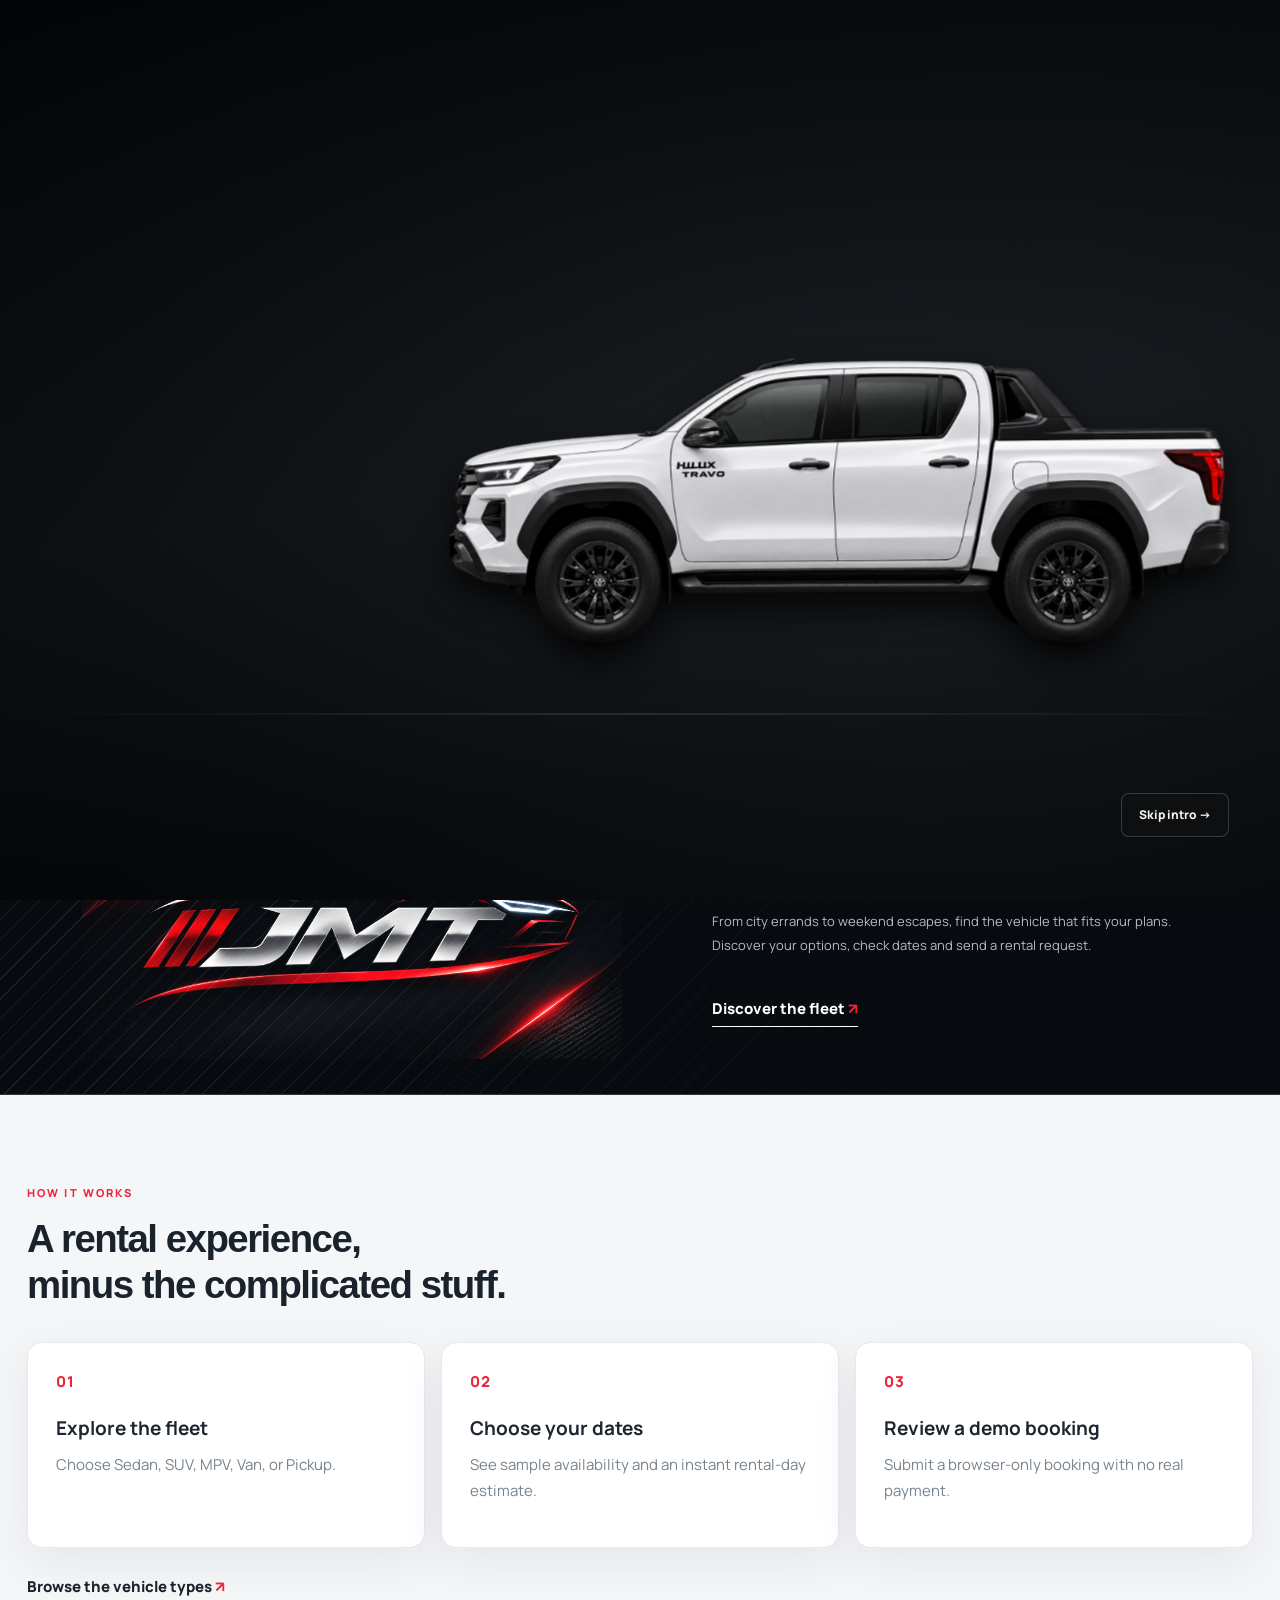
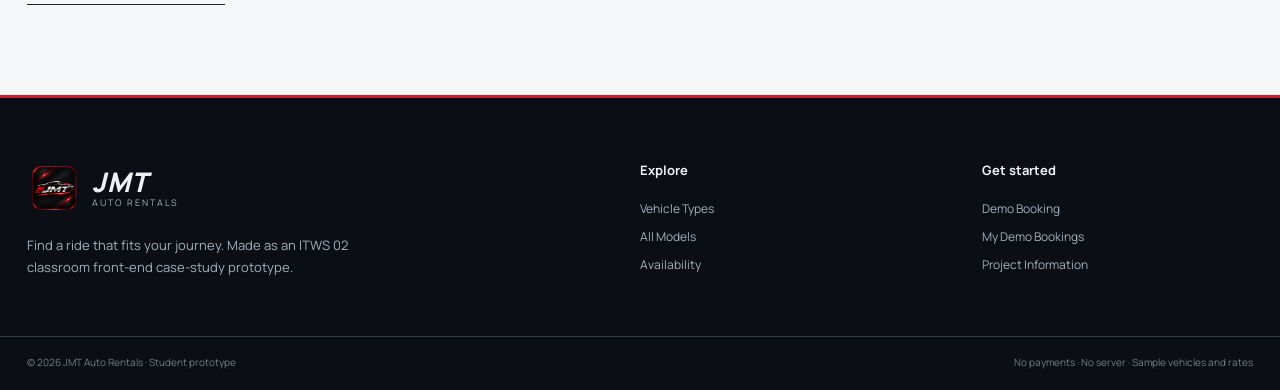
<file: index.html>
<!DOCTYPE html>
<html lang="en">

<head>
  <meta charset="UTF-8">
  <meta name="viewport" content="width=device-width,initial-scale=1">
  <meta name="theme-color" content="#101316">
  <meta name="description"
    content="JMT Auto Rentals classroom vehicle-booking website prototype, no live payments or reservations.">
  <title>Home · JMT Auto Rentals</title>
  <link rel="stylesheet" href="css/style.css">
  <script defer src="js/script.js"></script>
    <link rel="icon" href="images/favicon.ico?v=2" sizes="any">
    <link rel="icon" type="image/png" sizes="32x32" href="images/favicon-32.png?v=2">
    <link rel="apple-touch-icon" href="images/apple-touch-icon.png">
    <link rel="stylesheet" href="css/brand-redesign.css">
</head>

<body data-page="home"><a href="#main" class="skip-link">Skip to content</a>
  <header class="site-header">
    <div class="nav-wrap container">
      <a class="brand" href="index.html" aria-label="JMT Auto Rentals home">
                <img class="brand-icon" src="images/jmt-icon.webp" alt="" width="46" height="46">
                <span class="brand-name"><b>JMT</b><small>AUTO RENTALS</small></span>
            </a>
      <button type="button" id="menu-toggle" class="menu-toggle" aria-label="Toggle navigation" aria-expanded="false"
        aria-controls="site-nav"><span></span><span></span><span></span></button>

      <nav id="site-nav" class="site-nav" aria-label="Main navigation">
                <a class="is-current" href="index.html" aria-current="page">Home</a>
                <a href="vehicles.html">Vehicles</a>
                <a href="availability.html">Availability</a>
                <a href="reservations.html">My Requests</a>
                <a href="about.html">About</a>
                <a class="nav-cta " href="booking.html">Request a Ride</a>
                <a class="nav-signin " href="admin-login.html">Sign In</a>
            </nav>
      
    </div>

  </header>

  <main id="main">
    <div class="intro" id="intro" aria-label="JMT Auto Rentals cinematic introduction">
      <div class="intro-cover" id="intro-cover" aria-hidden="true">
        <div class="intro-road"></div>
      </div>
      <div class="intro-lightwash" aria-hidden="true"></div>
      <div class="intro-brand-reveal" aria-hidden="true">
        <div class="intro-brand-mark">
                <img class="intro-brand-art" src="images/jmt-chrome-intro.webp" alt="">
            </div>
        <p class="intro-brand-line">YOUR JOURNEY<br>STARTS HERE<span>.</span></p>
        <span class="intro-brand-tag">THE ROAD IS YOURS</span>
      </div>
      <div class="intro-car-shell" id="intro-car-shell" aria-hidden="true">
        <div class="intro-beam"></div>
        <div class="intro-lamp-glow intro-lamp-main"></div>
        <div class="intro-lamp-glow intro-lamp-secondary"></div>
        <img class="intro-car-fallback" src="images/intro-hilux-travo.png" alt="">
      </div>
      <button class="intro-skip" id="skip-intro" type="button">Skip intro →</button>
    </div>
    <section class="home-hero">
      <div class="container hero-layout">
        <div class="hero-copy">
          <p class="eyebrow">VEHICLE RENTALS</p>
          <h1>FIND THE RIDE<br>THAT FITS <em>YOUR</em><br>JOURNEY<span class="red">.</span></h1>
          <p class="hero-lede">From quick city trips to weekend escapes. Choose your vehicle, check your dates, and make
            a demo rental request in a few steps.</p>
          <div class="hero-actions"><a class="button button-red" href="categories.html">Explore vehicles
              <span>↗</span></a><a class="button button-ghost" href="booking.html">Request a ride <span>→</span></a></div>
          <p class="tiny-note">Sample showroom · No payments · No actual reservations</p>
        </div>
        <div class="hero-stage"><span class="hero-stage-label">THE JOURNEY STARTS HERE / 2026</span>
          <div class="hero-halo"></div><img src="images/hero-toyota-innova.png" class="hero-feature-car"
            alt="Silver Toyota Innova on the JMT Auto Rentals homepage" /><span class="hero-stage-index">01 /
            JMT</span>
        </div>
      </div>
      <div class="home-bottom container"><span>BUILT FOR WHEREVER YOU'RE GOING</span><button type="button"
          class="replay-link" id="replay-intro">↻ Replay opening</button></div>
    </section>
    <section class="brand-manifesto" aria-label="JMT Auto Rentals identity">
        <div class="container brand-manifesto-grid">
          <div class="brand-manifesto-logo">
            <img src="images/jmt-chrome-logo.webp" loading="lazy" alt="JMT racing-inspired chrome and red logo">
          </div>
          <div class="brand-manifesto-copy">
            <p class="eyebrow">BUILT FOR THE DRIVE</p>
            <h2>Make every mile <em>yours.</em></h2>
            <p>From city errands to weekend escapes, find the vehicle that fits your plans. Discover your options, check dates and send a rental request.</p>
            <a class="text-arrow" href="vehicles.html">Discover the fleet <span>↗</span></a>
          </div>
        </div>
    </section>
    <section class="home-short">
      <div class="container">
        <div class="home-short-head">
          <p class="eyebrow">HOW IT WORKS</p>
          <h2>A rental experience,<br>minus the complicated stuff.</h2>
        </div>
        <div class="three-steps">
          <article><span>01</span>
            <h3>Explore the fleet</h3>
            <p>Choose Sedan, SUV, MPV, Van, or Pickup.</p>
          </article>
          <article><span>02</span>
            <h3>Choose your dates</h3>
            <p>See sample availability and an instant rental-day estimate.</p>
          </article>
          <article><span>03</span>
            <h3>Review a demo booking</h3>
            <p>Submit a browser-only booking with no real payment.</p>
          </article>
        </div><a href="categories.html" class="text-arrow">Browse the vehicle types <span>↗</span></a>
      </div>
    </section>
  </main>
  <footer class="site-footer">
    <div class="container footer-grid">
      <div>
        <div class="footer-logo">
                    <img class="footer-icon" src="images/jmt-icon.webp" alt="" width="53" height="53">
                    <span class="footer-wordmark"><b>JMT</b><span>AUTO RENTALS</span></span>
                </div>
        <p>Find a ride that fits your journey. Made as an ITWS 02 classroom front-end case-study prototype.</p>
      </div>
      <div><b>Explore</b><a href="categories.html">Vehicle Types</a><a href="vehicles.html">All Models</a><a
          href="availability.html">Availability</a></div>
      <div><b>Get started</b><a href="booking.html">Demo Booking</a><a href="reservations.html">My Demo Bookings</a><a
          href="about.html">Project Information</a></div>
    </div>
    <div class="footer-bottom container"><span>© 2026 JMT Auto Rentals · Student prototype</span><span>No payments ·
        No server · Sample vehicles and rates</span></div>
  </footer>
  <div class="toast" id="toast" role="status" aria-live="polite"></div>
</body>

</html>
</file>
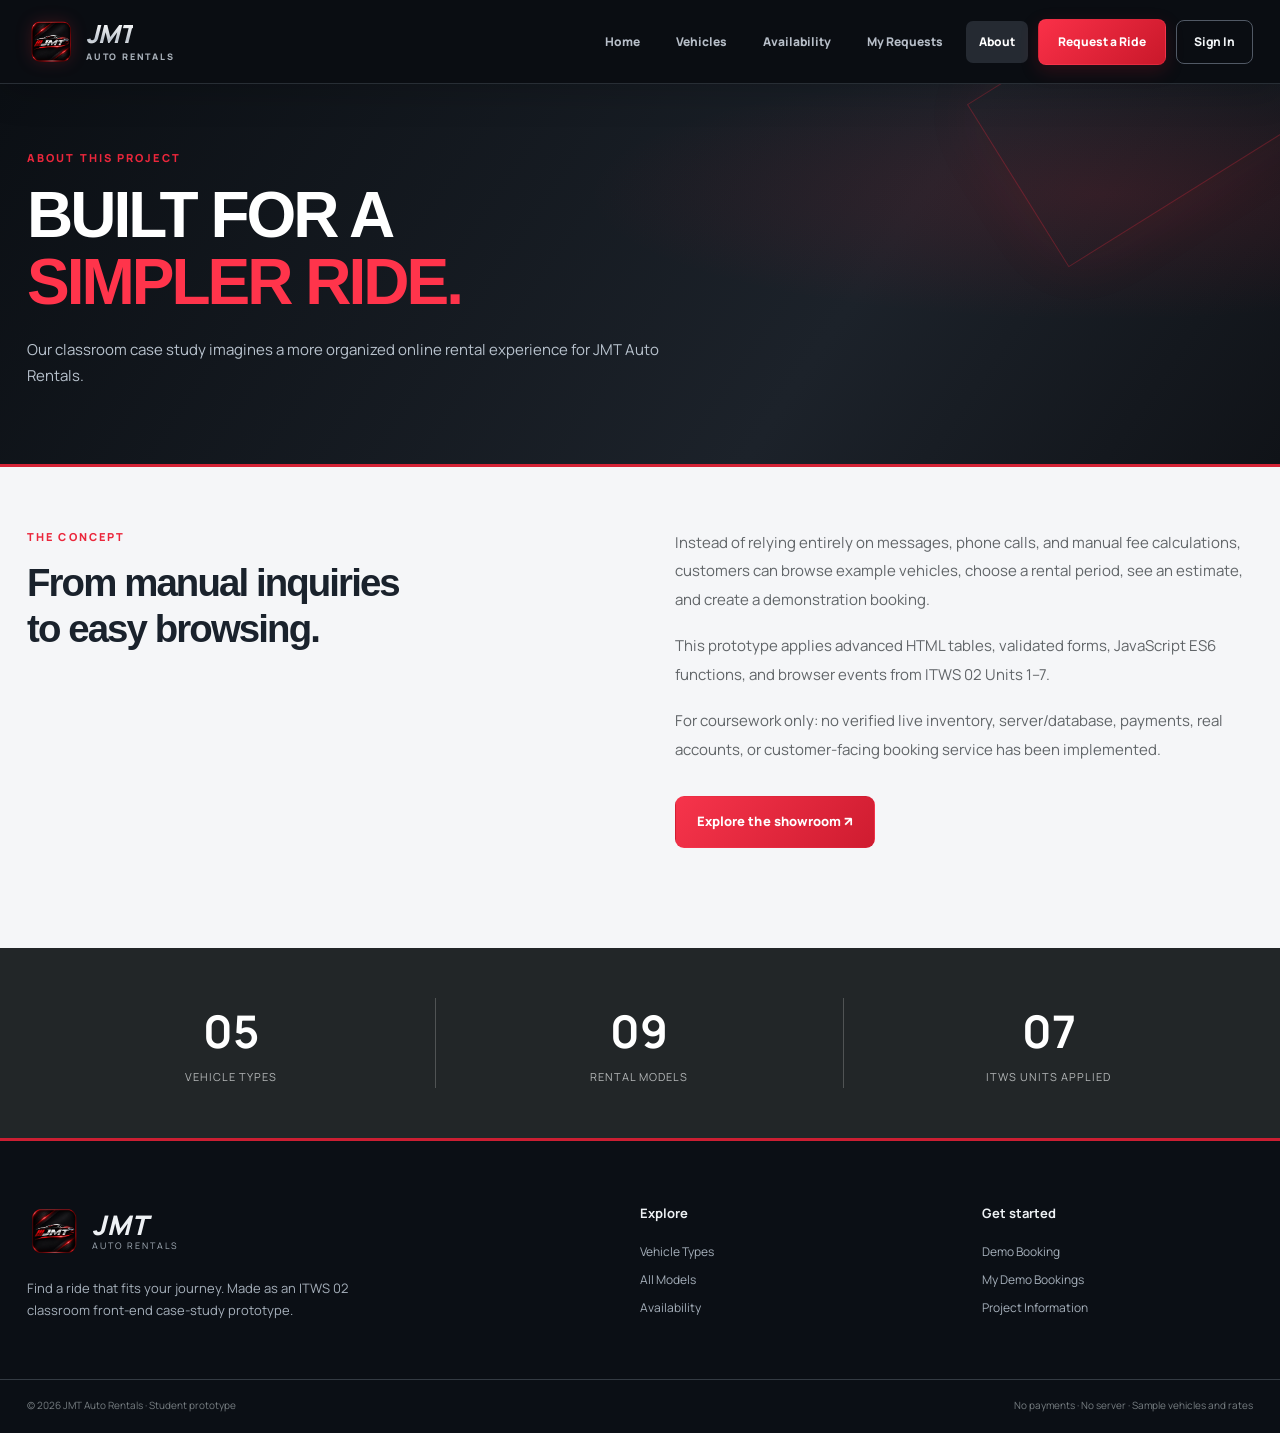
<file: about.html>
<!DOCTYPE html>
<html lang="en">

<head>
    <meta charset="UTF-8">
    <meta name="viewport" content="width=device-width,initial-scale=1">
    <meta name="theme-color" content="#101316">
    <meta name="description"
        content="JMT Auto Rentals classroom vehicle-booking website prototype, no live payments or reservations.">
    <title>About the Project · JMT Auto Rentals</title>
    <link rel="stylesheet" href="css/style.css">
    <script defer src="js/script.js"></script>
    <link rel="icon" href="images/favicon.ico?v=2" sizes="any">
    <link rel="icon" type="image/png" sizes="32x32" href="images/favicon-32.png?v=2">
    <link rel="apple-touch-icon" href="images/apple-touch-icon.png">
    <link rel="stylesheet" href="css/brand-redesign.css">
</head>

<body data-page="about"><a href="#main" class="skip-link">Skip to content</a>
    <header class="site-header">
        <div class="nav-wrap container">
            <a class="brand" href="index.html" aria-label="JMT Auto Rentals home">
                <img class="brand-icon" src="images/jmt-icon.webp" alt="" width="46" height="46">
                <span class="brand-name"><b>JMT</b><small>AUTO RENTALS</small></span>
            </a>
            <button type="button" id="menu-toggle" class="menu-toggle" aria-label="Toggle navigation"
                aria-expanded="false" aria-controls="site-nav"><span></span><span></span><span></span></button>
            <nav id="site-nav" class="site-nav" aria-label="Main navigation">
                <a href="index.html">Home</a>
                <a href="vehicles.html">Vehicles</a>
                <a href="availability.html">Availability</a>
                <a href="reservations.html">My Requests</a>
                <a class="is-current" href="about.html" aria-current="page">About</a>
                <a class="nav-cta " href="booking.html">Request a Ride</a>
                <a class="nav-signin " href="admin-login.html">Sign In</a>
            </nav>
        </div>
    </header>
    <main id="main">
        <section class="page-intro dark-intro">
            <div class="container">
                <p class="eyebrow">ABOUT THIS PROJECT</p>
                <h1>BUILT FOR A<br><em>SIMPLER RIDE.</em></h1>
                <p>Our classroom case study imagines a more organized online rental experience for JMT Auto Rentals.</p>
            </div>
        </section>
        <section class="about-section">
            <div class="container about-layout">
                <div>
                    <p class="eyebrow">THE CONCEPT</p>
                    <h2>From manual inquiries<br>to easy browsing.</h2>
                </div>
                <div>
                    <p>Instead of relying entirely on messages, phone calls, and manual fee calculations, customers can
                        browse example vehicles, choose a rental period, see an estimate, and create a demonstration
                        booking.</p>
                    <p>This prototype applies advanced HTML tables, validated forms, JavaScript ES6 functions, and
                        browser events from ITWS 02 Units 1–7.</p>
                    <p>For coursework only: no verified live inventory, server/database, payments, real accounts, or
                        customer-facing booking service has been implemented.</p><a href="categories.html"
                        class="button button-red">Explore the showroom ↗</a>
                </div>
            </div>
        </section>
        <section class="about-stats">
            <div class="container about-stat-grid">
                <div><strong>05</strong><span>VEHICLE TYPES</span></div>
                <div><strong>09</strong><span>RENTAL MODELS</span></div>
                <div><strong>07</strong><span>ITWS UNITS APPLIED</span></div>
            </div>
        </section>
    </main>
    <footer class="site-footer">
        <div class="container footer-grid">
            <div>
                <div class="footer-logo">
                    <img class="footer-icon" src="images/jmt-icon.webp" alt="" width="53" height="53">
                    <span class="footer-wordmark"><b>JMT</b><span>AUTO RENTALS</span></span>
                </div>
                <p>Find a ride that fits your journey. Made as an ITWS 02 classroom front-end case-study prototype.</p>
            </div>
            <div><b>Explore</b><a href="categories.html">Vehicle Types</a><a href="vehicles.html">All Models</a><a
                    href="availability.html">Availability</a></div>
            <div><b>Get started</b><a href="booking.html">Demo Booking</a><a href="reservations.html">My Demo
                    Bookings</a><a href="about.html">Project Information</a></div>
        </div>
        <div class="footer-bottom container"><span>© 2026 JMT Auto Rentals · Student prototype</span><span>No
                payments · No server · Sample vehicles and rates</span></div>
    </footer>
    <div class="toast" id="toast" role="status" aria-live="polite"></div>
</body>

</html>
</file>
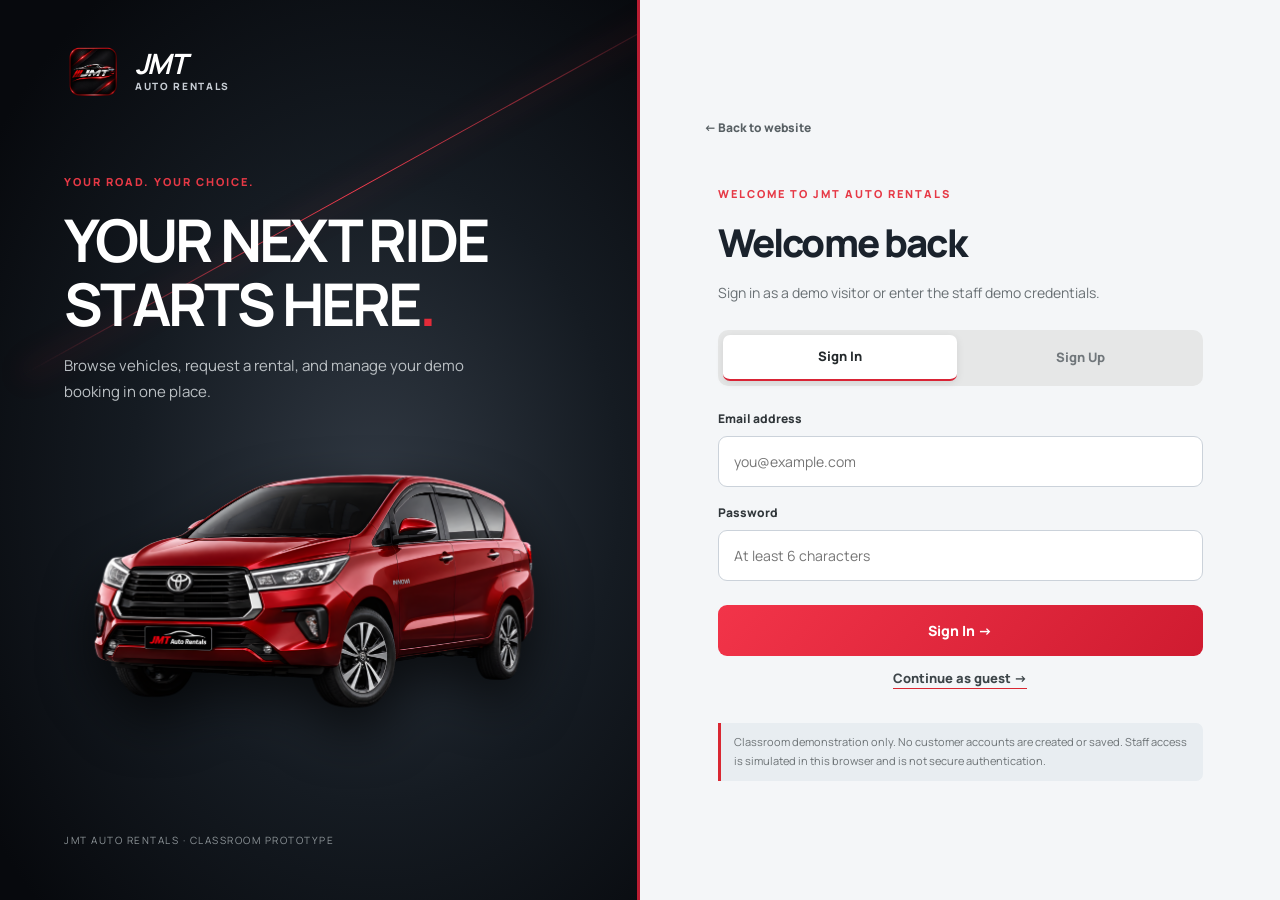
<file: admin-login.html>
<!DOCTYPE html>
<html lang="en">
<head>
    <meta charset="UTF-8">
    <meta name="viewport" content="width=device-width, initial-scale=1.0">
    <title>Sign In | JMT Auto Rentals</title>
    <link rel="stylesheet" href="css/style.css">
    <link rel="stylesheet" href="css/features.css">
    <link rel="stylesheet" href="css/workflow.css">
    <script defer src="js/admin-login.js"></script>
    <link rel="icon" href="images/favicon.ico?v=2" sizes="any">
    <link rel="icon" type="image/png" sizes="32x32" href="images/favicon-32.png?v=2">
    <link rel="apple-touch-icon" href="images/apple-touch-icon.png">
    <link rel="stylesheet" href="css/brand-redesign.css">
</head>
<body data-page="login">

<main class="access-page">
    <div class="access-layout">

        <!-- Left side: Branding -->
        <section class="access-showcase">
            <a href="index.html" class="access-brand">
                <img src="images/jmt-icon.webp" alt="" width="57" height="57">
                <span><b>JMT</b><small>AUTO RENTALS</small></span>
            </a>

            <div class="access-feature">
                <p class="access-eyebrow">YOUR ROAD. YOUR CHOICE.</p>
                <h1>YOUR NEXT RIDE<br>STARTS HERE<span>.</span></h1>

                <p>
                    Browse vehicles, request a rental, and manage
                    your demo booking in one place.
                </p>

                <img class="access-car" src="images/hero-toyota-innova.png"
                    alt="Red sedan showroom illustration">
            </div>

            <p class="access-credit">
                JMT AUTO RENTALS · CLASSROOM PROTOTYPE
            </p>
        </section>

        <!-- Right side: Account forms -->
        <section class="access-right">
            <a href="index.html" class="access-back">
                ← Back to website
            </a>

            <div class="access-card">
                <p class="access-eyebrow">WELCOME TO JMT AUTO RENTALS</p>
                <h2 id="access-heading">Welcome back</h2>

                <p id="access-description" class="access-description">
                    Sign in to continue to your rental dashboard preview.
                </p>

                <div class="access-tabs" role="group"
                    aria-label="Account options">

                    <button type="button" class="active"
                        data-access-mode="signin" aria-pressed="true">
                        Sign In
                    </button>

                    <button type="button"
                        data-access-mode="signup" aria-pressed="false">
                        Sign Up
                    </button>
                </div>

                <form id="access-form">

                    <div class="access-field" id="access-name-row" hidden>
                        <label for="access-name">Full name</label>
                        <input type="text" id="access-name"
                            placeholder="Your complete name"
                            autocomplete="name"
                            minlength="3" maxlength="70">
                    </div>

                    <div class="access-field">
                        <label for="access-email">Email address</label>
                        <input type="email" id="access-email"
                            placeholder="you@example.com"
                            autocomplete="email" required>
                    </div>

                    <div class="access-field">
                        <label for="access-password">Password</label>
                        <input type="password" id="access-password"
                            placeholder="At least 6 characters"
                            autocomplete="current-password"
                            minlength="6" required>
                    </div>

                    <div class="access-field" id="access-confirm-row" hidden>
                        <label for="access-confirm">Confirm password</label>
                        <input type="password" id="access-confirm"
                            placeholder="Repeat password"
                            autocomplete="new-password">
                    </div>

                    <button type="submit" class="access-submit"
                        id="access-submit">
                        Sign In →
                    </button>

                    <p id="access-message" class="access-message"
                        role="status" aria-live="polite" hidden></p>
                </form>

                <a href="reservations.html" class="access-guest">
                    Continue as guest →
                </a>

                <p class="access-disclaimer">
                    Classroom demonstration only. No customer accounts
                    are created or saved. Staff access is simulated in
                    this browser and is not secure authentication.
                </p>
            </div>
        </section>

    </div>
</main>

</body>
</html>
</file>
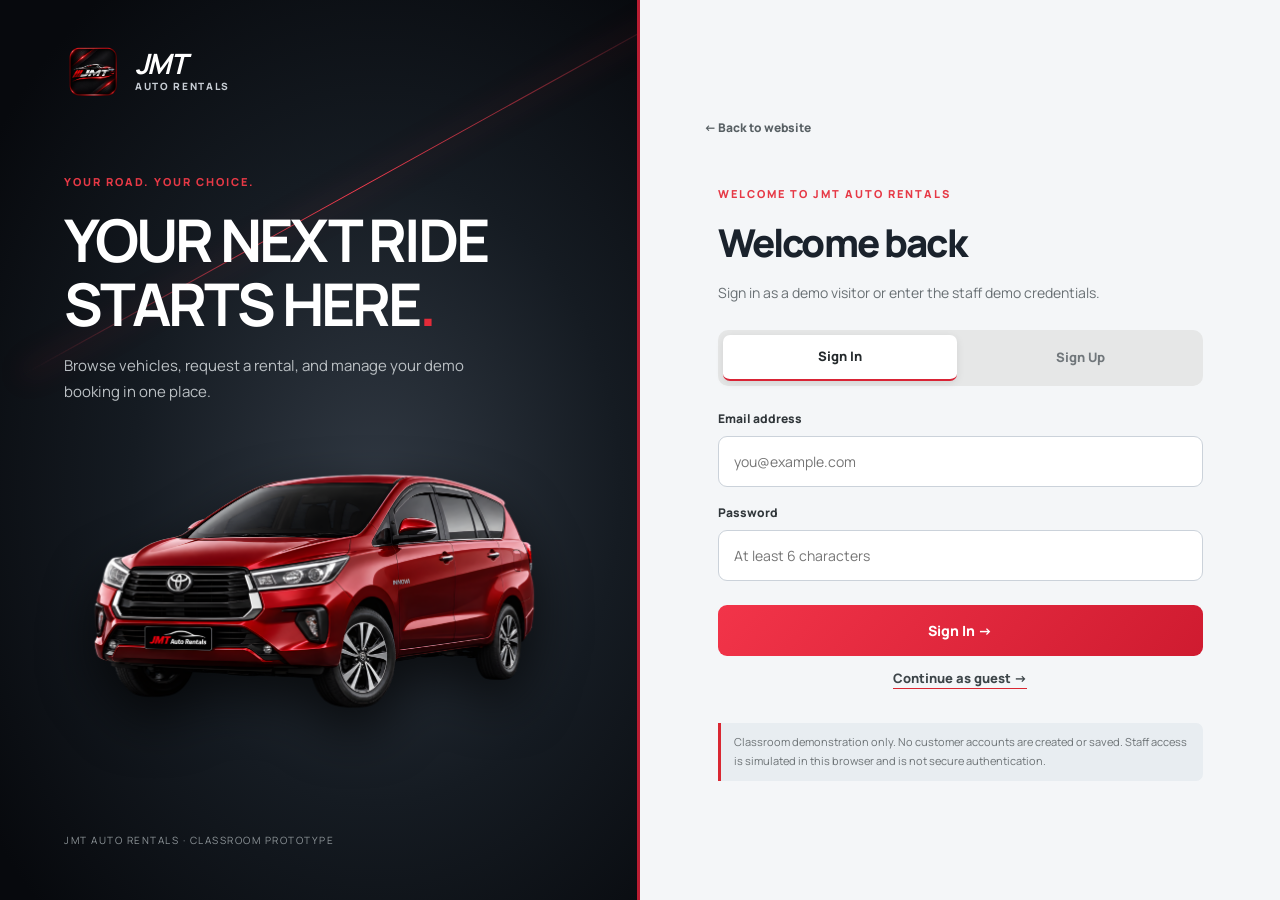
<file: admin.html>
<!DOCTYPE html>
<html lang="en">
<head>
    <meta charset="UTF-8">
    <meta name="viewport" content="width=device-width, initial-scale=1.0">
    <meta name="theme-color" content="#0c1015">
    <title>Staff Workspace · JMT Auto Rentals</title>
    <link rel="icon" href="images/favicon.ico?v=2" sizes="any">
    <link rel="icon" type="image/png" sizes="32x32" href="images/favicon-32.png?v=2">
    <link rel="apple-touch-icon" href="images/apple-touch-icon.png">
    <link rel="stylesheet" href="css/style.css">
    <link rel="stylesheet" href="css/features.css">
    <link rel="stylesheet" href="css/workflow.css">
    <link rel="stylesheet" href="css/admin-upgrade.css">
    <link rel="stylesheet" href="css/brand-redesign.css">
    <script defer src="js/script.js"></script>
    <script defer src="js/admin.js"></script>
    <script defer src="js/admin-upgrade.js"></script>
</head>
<body data-page="admin">
    <header class="site-header staff-header">
        <div class="nav-wrap container">
            <a class="brand" href="index.html" aria-label="JMT Auto Rentals public website">
                <img class="brand-icon" src="images/jmt-icon.webp" alt="" width="46" height="46">
                <span class="brand-name"><b>JMT</b><small>AUTO RENTALS</small></span>
            </a>
            <div class="staff-header-label"><span class="staff-live-dot"></span> Staff workspace <span class="staff-demo-badge">DEMO</span></div>
            <nav class="staff-nav" aria-label="Staff actions">
                <a href="index.html">← Public website</a>
                <button id="staff-logout" type="button">Sign out</button>
            </nav>
        </div>
    </header>

    <main class="staff-app" id="staff-dashboard" hidden>
        <aside class="staff-sidebar" aria-label="Dashboard navigation">
            <p class="staff-sidebar-kicker">WORKSPACE</p>
            <div id="staff-sidebar-nav"></div>
            <div class="staff-sidebar-bottom">
                <img src="images/jmt-icon.webp" alt="" width="42" height="42">
                <div><b>JMT Auto Rentals</b><small>Operations prototype</small></div>
            </div>
        </aside>

        <div class="staff-content">
            <div class="staff-page-heading">
                <div>
                    <p class="eyebrow">FLEET OPERATIONS <span class="staff-heading-separator">/</span> 2026</p>
                    <h1>Command center<span>.</span></h1>
                    <p>Manage booking decisions, vehicle availability and returns from one workspace.</p>
                </div>
                <div class="staff-heading-icon"><img src="images/jmt-icon.webp" alt=""></div>
            </div>

            <p class="jmt-admin-warning">
                <b>Classroom prototype:</b> this staff interface uses browser-only records and a simulated login.
                It is not secure authentication or live rental management. Do not enter real customer information.
            </p>

            <div class="jmt-admin-stats staff-stat-grid" aria-label="Fleet overview">
                <div class="jmt-admin-card"><span>Vehicles in fleet</span><strong id="jmt-count-fleet">—</strong><small>Sample inventory</small></div>
                <div class="jmt-admin-card"><span>Available today</span><strong id="jmt-count-available">—</strong><small>Not held or blocked</small></div>
                <div class="jmt-admin-card"><span>Awaiting review</span><strong id="jmt-count-pending">—</strong><small>Pending requests</small></div>
                <div class="jmt-admin-card"><span>Active reservations</span><strong id="jmt-count-bookings">—</strong><small>Approved / ongoing</small></div>
            </div>

            <div class="staff-overview-note" id="staff-overview-note">
                <div><p class="eyebrow">YOUR NEXT STEP</p><h2>Everything in one place.</h2>
                    <p>Review new rental requests, inspect vehicle calendars, and update fleet availability. Select an action below to get started.</p>
                </div>
                <div class="staff-overview-art"><img src="images/jmt-chrome-logo.webp" alt=""></div>
            </div>

            <section class="jmt-admin-section" aria-label="Reservations management">
                <div class="staff-section-heading">
                    <div><p class="eyebrow">01 / REQUEST DESK</p><h2>Rental requests</h2>
                        <p class="staff-section-description">Review pending requests, open details or update their status.</p>
                    </div>
                    <label>Filter requests
                        <select id="staff-status-filter">
                            <option value="All">All requests</option>
                            <option value="Pending">Pending</option>
                            <option value="Approved">Approved</option>
                            <option value="Rejected">Rejected</option>
                            <option value="Ongoing">Ongoing</option>
                            <option value="Completed">Completed</option>
                            <option value="Cancelled">Cancelled</option>
                        </select>
                    </label>
                </div>
                <div class="table-scroll">
                    <table class="data-table staff-requests-table">
                        <caption>Anonymous demonstration requests stored on this device</caption>
                        <thead><tr>
                            <th scope="col">Reference</th>
                            <th scope="col">Vehicle</th>
                            <th scope="col">Rental schedule</th>
                            <th scope="col">Estimate</th>
                            <th scope="col">Status</th>
                            <th scope="col">Staff actions</th>
                        </tr></thead>
                        <tbody id="jmt-admin-records"></tbody>
                    </table>
                </div>
                <p id="staff-action-message" class="staff-action-message" role="status" aria-live="polite"></p>
                <p class="fine-print">Pending and approved requests hold the dates in this browser; rejected and cancelled requests release them.</p>
            </section>

            <section class="jmt-admin-section" aria-label="Fleet scheduling">
                <div class="jmt-admin-calendar-head">
                    <div><p class="eyebrow">02 / FLEET SCHEDULING</p><h2>Rental activity calendar</h2>
                        <p class="staff-section-description">Filter by vehicle and click a day to see rental and maintenance activity.</p>
                    </div>
                    <div class="jmt-admin-month-actions">
                        <button id="jmt-admin-prev" type="button" aria-label="Previous month">‹</button>
                        <strong id="jmt-admin-month"></strong>
                        <button id="jmt-admin-next" type="button" aria-label="Next month">›</button>
                    </div>
                </div>
                <div class="jmt-cal-week" aria-hidden="true">
                    <span>Sun</span><span>Mon</span><span>Tue</span><span>Wed</span><span>Thu</span><span>Fri</span><span>Sat</span>
                </div>
                <div id="jmt-admin-days" class="jmt-admin-days"></div>
                <div class="staff-cal-legend"><span class="staff-key-busy"></span> Held by request <span class="staff-key-maint"></span> Maintenance / unavailable</div>
                <p id="staff-calendar-detail" class="staff-action-message" role="status">Choose a calendar day for details.</p>
            </section>

            <section class="jmt-admin-section" aria-label="Fleet management">
                <div class="staff-section-heading">
                    <div><p class="eyebrow">03 / INVENTORY CONTROL</p><h2>Manage vehicles</h2>
                        <p class="staff-section-description">Update overall vehicle status and block dates for maintenance.</p>
                    </div>
                </div>
                <div id="staff-fleet-overview" class="staff-fleet-overview"></div>
                <p class="fine-print">These are illustrative vehicles and rates. Changes apply to this browser only.</p>
            </section>
        </div>
    </main>
    <div id="toast" class="toast" role="status" aria-live="polite"></div>
</body>
</html>
</file>
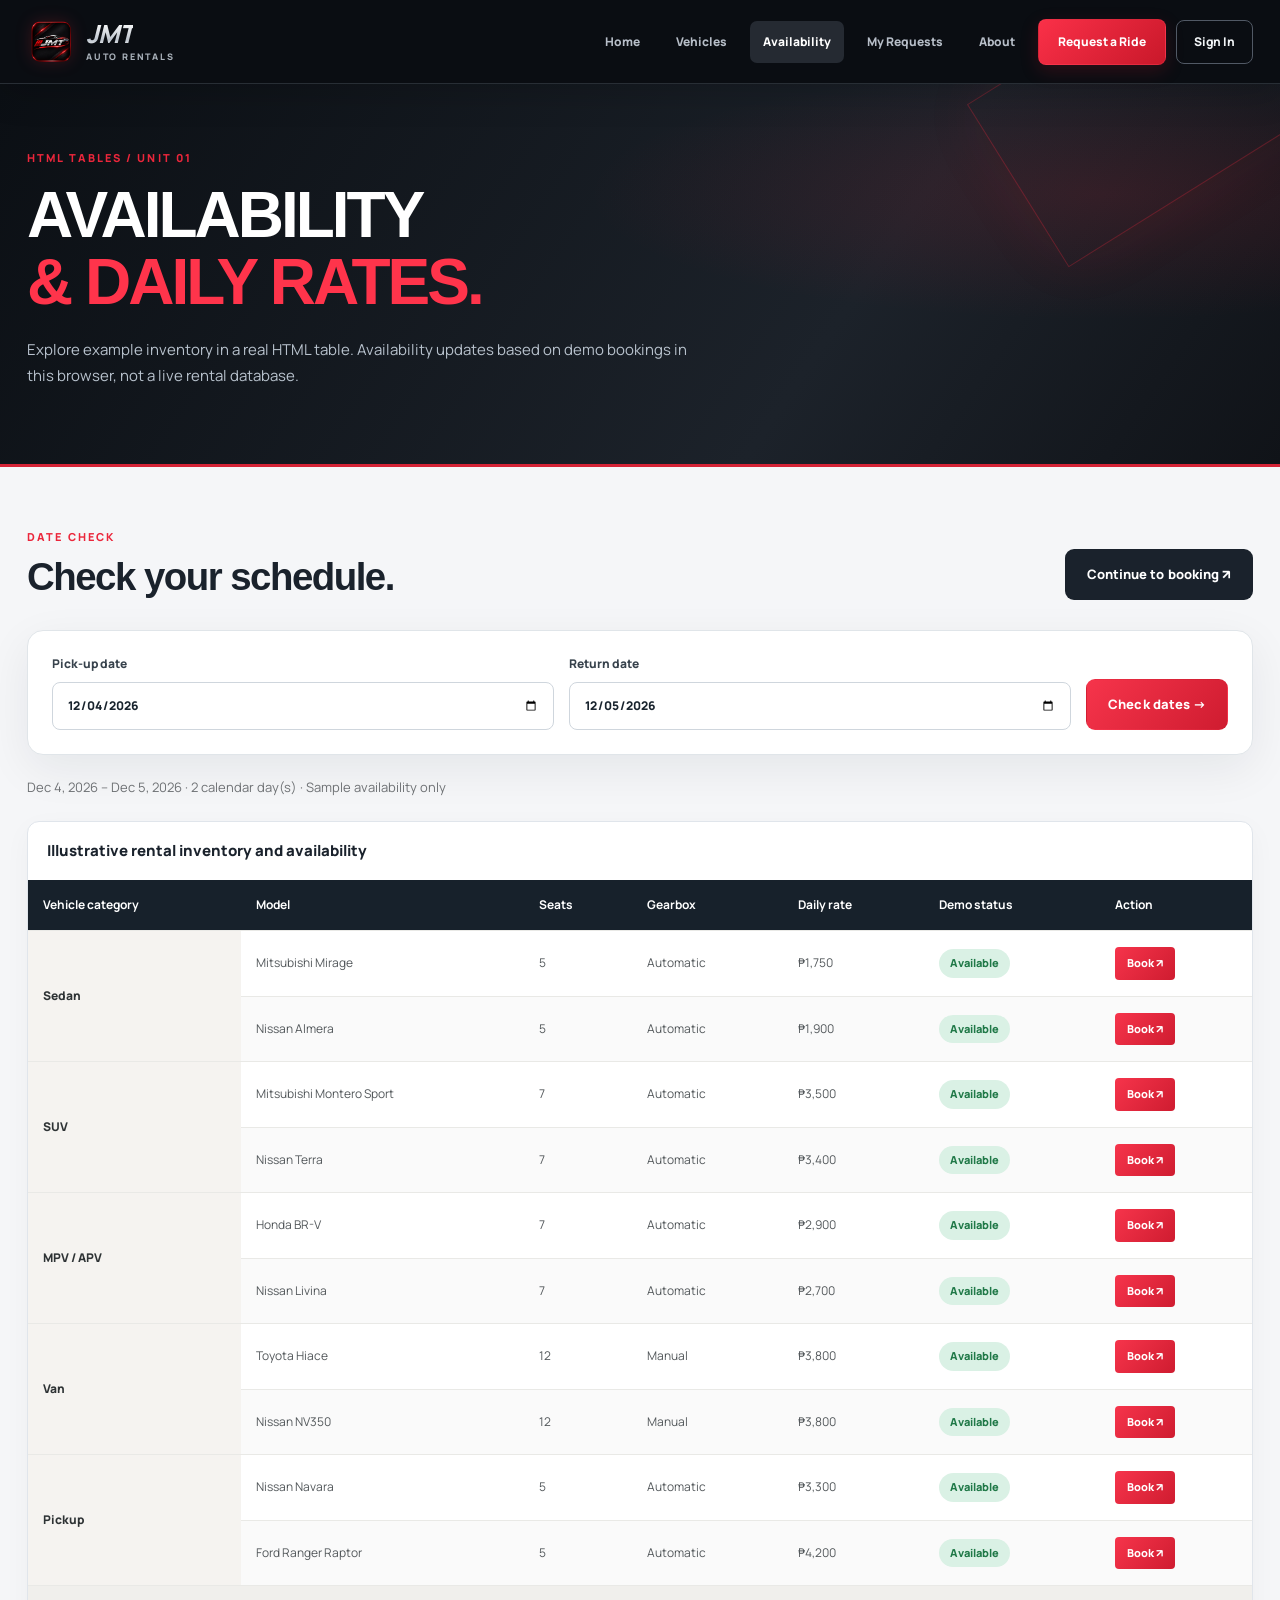
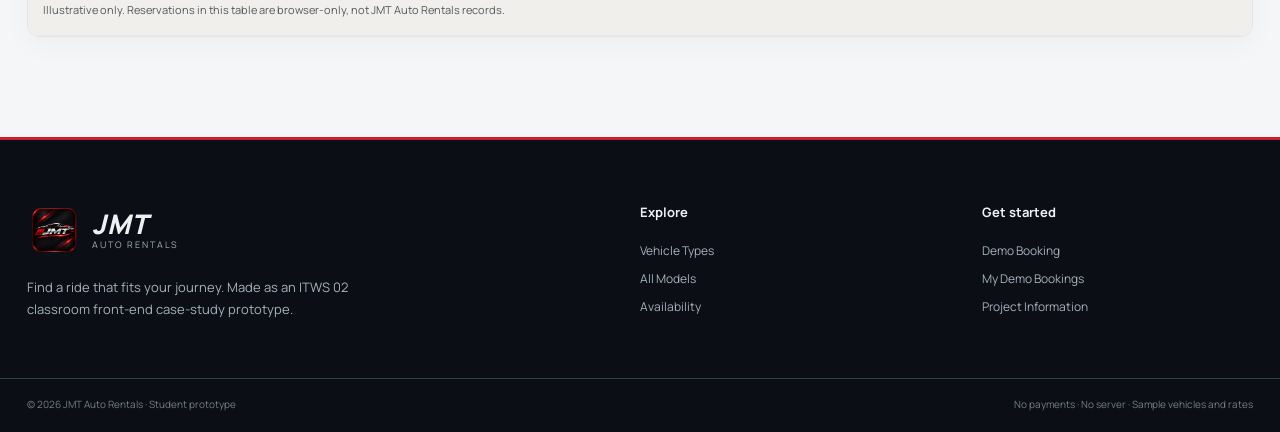
<file: availability.html>
<!DOCTYPE html>
<html lang="en">

<head>
    <meta charset="UTF-8">
    <meta name="viewport" content="width=device-width,initial-scale=1">
    <meta name="theme-color" content="#101316">
    <meta name="description"
        content="JMT Auto Rentals classroom vehicle-booking website prototype, no live payments or reservations.">
    <title>Availability · JMT Auto Rentals</title>
    <link rel="stylesheet" href="css/style.css">
    <link rel="stylesheet" href="css/features.css">
    <script defer src="js/script.js"></script>
    <link rel="icon" href="images/favicon.ico?v=2" sizes="any">
    <link rel="icon" type="image/png" sizes="32x32" href="images/favicon-32.png?v=2">
    <link rel="apple-touch-icon" href="images/apple-touch-icon.png">
    <link rel="stylesheet" href="css/brand-redesign.css">
</head>

<body data-page="availability"><a href="#main" class="skip-link">Skip to content</a>
    <header class="site-header">
        <div class="nav-wrap container">
            <a class="brand" href="index.html" aria-label="JMT Auto Rentals home">
                <img class="brand-icon" src="images/jmt-icon.webp" alt="" width="46" height="46">
                <span class="brand-name"><b>JMT</b><small>AUTO RENTALS</small></span>
            </a>
            <button type="button" id="menu-toggle" class="menu-toggle" aria-label="Toggle navigation"
                aria-expanded="false" aria-controls="site-nav"><span></span><span></span><span></span></button>
            <nav id="site-nav" class="site-nav" aria-label="Main navigation">
                <a href="index.html">Home</a>
                <a href="vehicles.html">Vehicles</a>
                <a class="is-current" href="availability.html" aria-current="page">Availability</a>
                <a href="reservations.html">My Requests</a>
                <a href="about.html">About</a>
                <a class="nav-cta " href="booking.html">Request a Ride</a>
                <a class="nav-signin " href="admin-login.html">Sign In</a>
            </nav>
        </div>
    </header>
    <main id="main">
        <section class="page-intro dark-intro">
            <div class="container">
                <p class="eyebrow">HTML TABLES / UNIT 01</p>
                <h1>AVAILABILITY<br><em>& DAILY RATES.</em></h1>
                <p>Explore example inventory in a real HTML table. Availability updates based on demo bookings in this
                    browser, not a live rental database.</p>
            </div>
        </section>
        <section class="availability-section">
            <div class="container">
                <div class="section-top">
                    <div>
                        <p class="eyebrow">DATE CHECK</p>
                        <h2>Check your schedule.</h2>
                    </div><a href="booking.html" class="button button-dark">Continue to booking ↗</a>
                </div>
                <form id="availability-form" class="availability-controls"><label>Pick-up date<input type="date"
                            id="availability-start" required></label><label>Return date<input type="date"
                            id="availability-end" required></label><button class="button button-red" type="submit">Check
                        dates →</button></form>
                <p id="availability-caption" class="availability-note"></p>
                <div class="table-scroll">
                    <table class="data-table">
                        <caption>Illustrative rental inventory and availability</caption>
                        <thead>
                            <tr>
                                <th scope="col">Vehicle category</th>
                                <th scope="col">Model</th>
                                <th scope="col">Seats</th>
                                <th scope="col">Gearbox</th>
                                <th scope="col">Daily rate</th>
                                <th scope="col">Demo status</th>
                                <th scope="col">Action</th>
                            </tr>
                        </thead>
                        <tbody id="availability-body"></tbody>
                        <tfoot>
                            <tr>
                                <td colspan="7">Illustrative only. Reservations in this table are browser-only, not JMT
                                    Auto Rentals records.</td>
                            </tr>
                        </tfoot>
                    </table>
                </div>
            </div>
        </section>
    </main>
    <footer class="site-footer">
        <div class="container footer-grid">
            <div>
                <div class="footer-logo">
                    <img class="footer-icon" src="images/jmt-icon.webp" alt="" width="53" height="53">
                    <span class="footer-wordmark"><b>JMT</b><span>AUTO RENTALS</span></span>
                </div>
                <p>Find a ride that fits your journey. Made as an ITWS 02 classroom front-end case-study prototype.</p>
            </div>
            <div><b>Explore</b><a href="categories.html">Vehicle Types</a><a href="vehicles.html">All Models</a><a
                    href="availability.html">Availability</a></div>
            <div><b>Get started</b><a href="booking.html">Demo Booking</a><a href="reservations.html">My Demo
                    Bookings</a><a href="about.html">Project Information</a></div>
        </div>
        <div class="footer-bottom container"><span>© 2026 JMT Auto Rentals · Student prototype</span><span>No
                payments · No server · Sample vehicles and rates</span></div>
    </footer>
    <div class="toast" id="toast" role="status" aria-live="polite"></div>
</body>

</html>
</file>
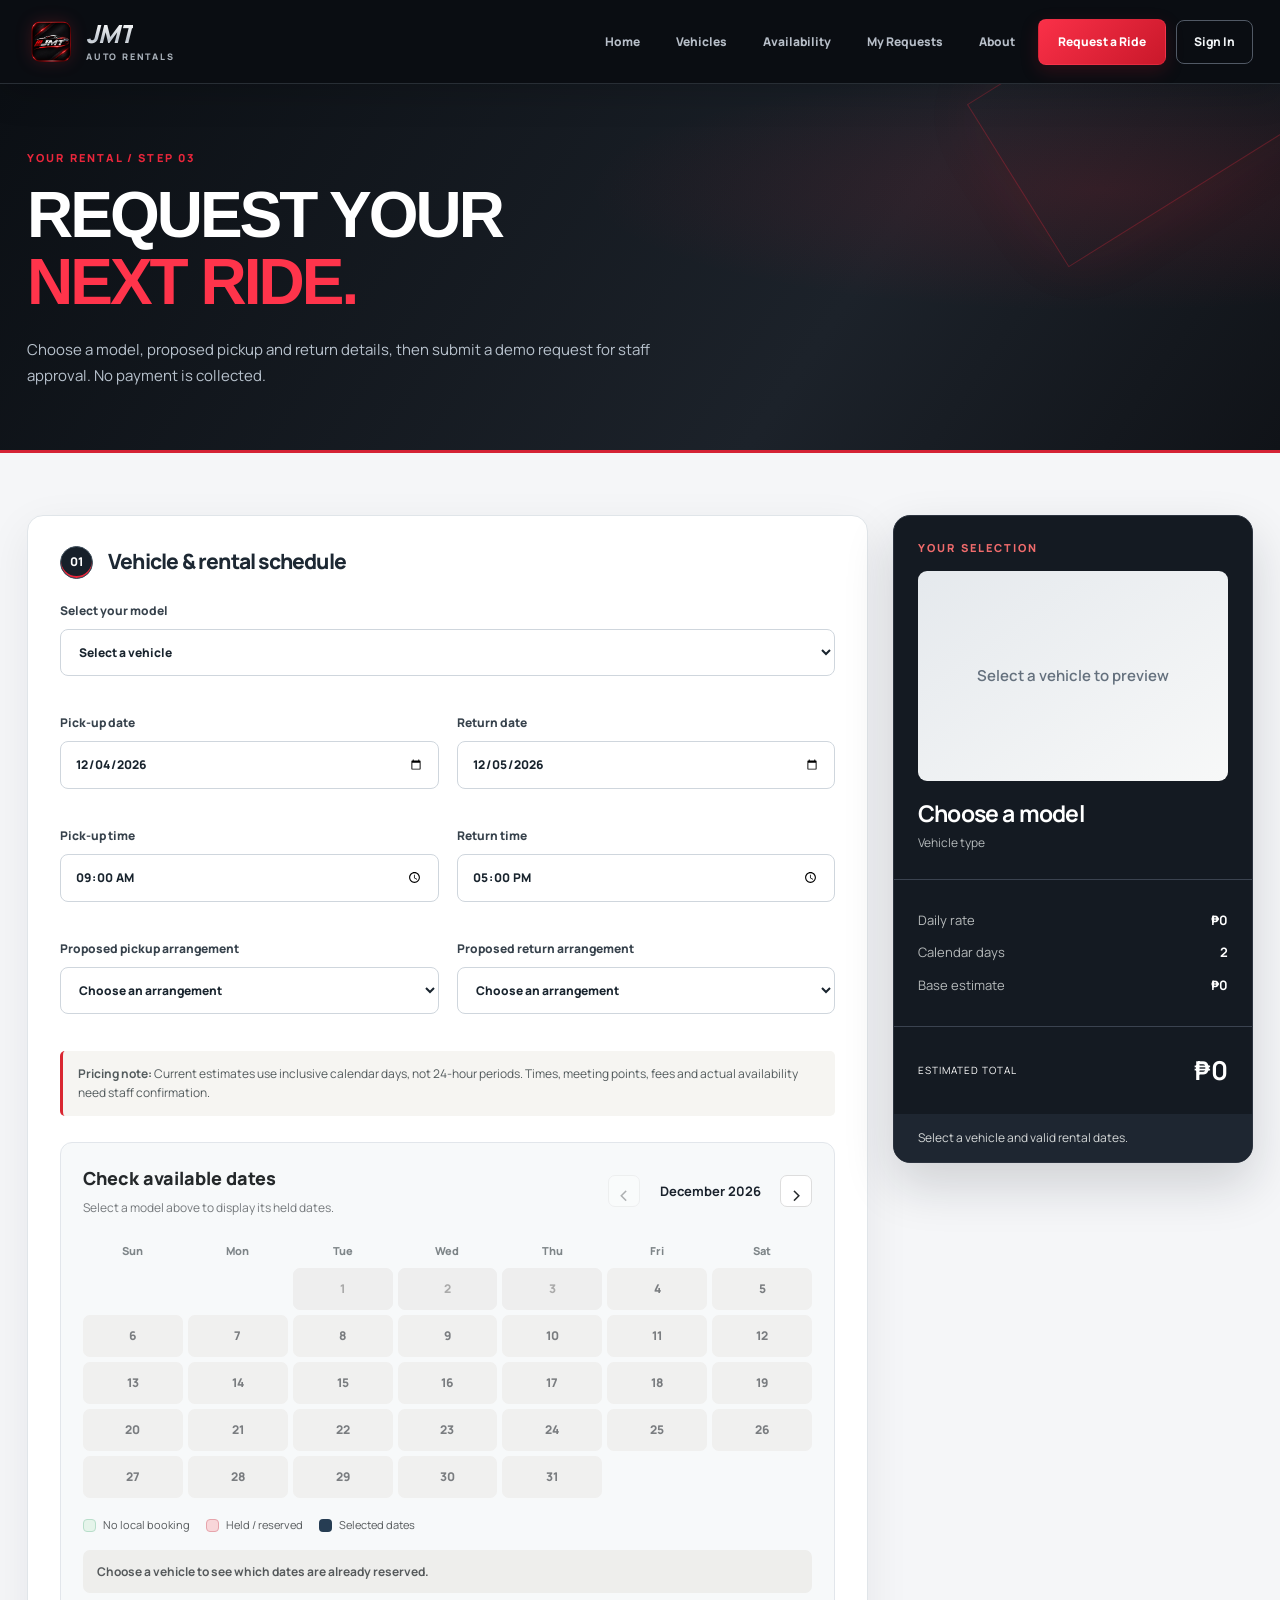
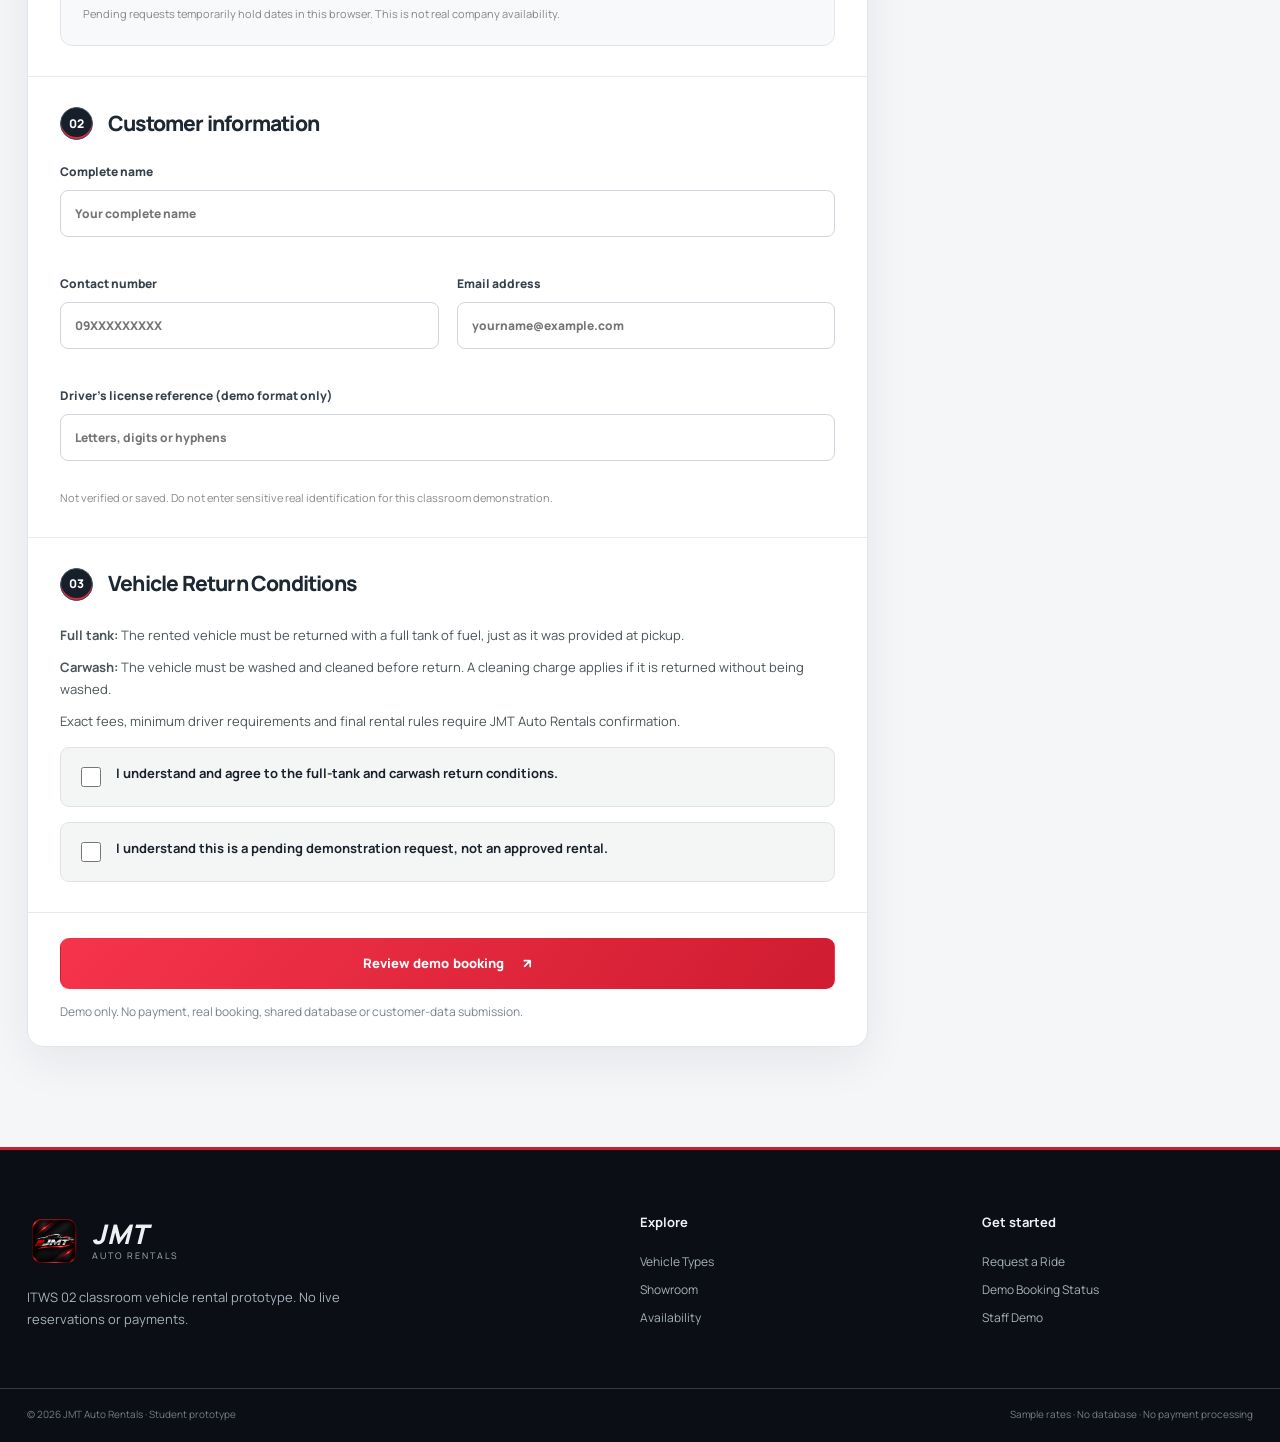
<file: booking.html>
<!DOCTYPE html>
<html lang="en">
<head>
    <meta charset="UTF-8">
    <meta name="viewport" content="width=device-width, initial-scale=1.0">
    <meta name="theme-color" content="#101316">
    <title>Request a Rental | JMT Auto Rentals</title>
    <link rel="stylesheet" href="css/style.css">
    <link rel="stylesheet" href="css/features.css">
    <link rel="stylesheet" href="css/workflow.css">
    <script defer src="js/script.js"></script>
    <script defer src="js/booking-workflow.js"></script>
    <script defer src="js/booking-calendar.js"></script>
    <link rel="icon" href="images/favicon.ico?v=2" sizes="any">
    <link rel="icon" type="image/png" sizes="32x32" href="images/favicon-32.png?v=2">
    <link rel="apple-touch-icon" href="images/apple-touch-icon.png">
    <link rel="stylesheet" href="css/brand-redesign.css">
</head>
<body data-page="booking">
    <a href="#main" class="skip-link">Skip to content</a>

    <header class="site-header">
        <div class="nav-wrap container">
            <a class="brand" href="index.html" aria-label="JMT Auto Rentals home">
                <img class="brand-icon" src="images/jmt-icon.webp" alt="" width="46" height="46">
                <span class="brand-name"><b>JMT</b><small>AUTO RENTALS</small></span>
            </a>
            <button type="button" id="menu-toggle" class="menu-toggle"
                aria-label="Toggle navigation" aria-expanded="false" aria-controls="site-nav">
                <span></span><span></span><span></span>
            </button>
            <nav id="site-nav" class="site-nav" aria-label="Main navigation">
                <a href="index.html">Home</a>
                <a href="vehicles.html">Vehicles</a>
                <a href="availability.html">Availability</a>
                <a href="reservations.html">My Requests</a>
                <a href="about.html">About</a>
                <a class="nav-cta is-current" href="booking.html" aria-current="page">Request a Ride</a>
                <a class="nav-signin " href="admin-login.html">Sign In</a>
            </nav>
        </div>
    </header>

    <main id="main">
        <section class="page-intro dark-intro booking-intro">
            <div class="container">
                <p class="eyebrow">YOUR RENTAL / STEP 03</p>
                <h1>REQUEST YOUR<br><em>NEXT RIDE.</em></h1>
                <p>Choose a model, proposed pickup and return details, then submit a demo request for staff approval. No payment is collected.</p>
            </div>
        </section>

        <section class="booking-section">
            <div class="container booking-layout">
                <form id="booking-form" class="booking-form">

                    <section class="form-block">
                        <div class="form-block-title"><span>01</span><h2>Vehicle & rental schedule</h2></div>
                        <div class="form-grid">
                            <label class="wide">Select your model
                                <select id="booking-vehicle" name="vehicle" required>
                                    <option value="">Select a vehicle</option>
                                </select>
                            </label>
                            <label>Pick-up date
                                <input id="booking-start" name="startDate" type="date" required>
                            </label>
                            <label>Return date
                                <input id="booking-end" name="endDate" type="date" required>
                            </label>
                            <label>Pick-up time
                                <input id="booking-pickup-time" name="pickupTime" type="time" required value="09:00">
                            </label>
                            <label>Return time
                                <input id="booking-return-time" name="returnTime" type="time" required value="17:00">
                            </label>
                            <label>Proposed pickup arrangement
                                <select id="booking-pickup-location" name="pickupLocation" required>
                                    <option value="">Choose an arrangement</option>
                                    <option value="office">Rental office (location to confirm)</option>
                                    <option value="meetup">Meet-up / delivery (subject to approval)</option>
                                </select>
                            </label>
                            <label>Proposed return arrangement
                                <select id="booking-return-location" name="returnLocation" required>
                                    <option value="">Choose an arrangement</option>
                                    <option value="office">Rental office (location to confirm)</option>
                                    <option value="meetup">Meet-up / collection (subject to approval)</option>
                                </select>
                            </label>
                        </div>
                        <p class="schedule-disclaimer">
                            <b>Pricing note:</b> Current estimates use inclusive calendar days, not 24-hour periods.
                            Times, meeting points, fees and actual availability need staff confirmation.
                        </p>

                        <div class="booking-availability" aria-label="Vehicle rental availability calendar">
                            <div class="bc-heading">
                                <div>
                                    <h3>Check available dates</h3>
                                    <p id="booking-calendar-subtitle">Select your vehicle to view demo availability.</p>
                                </div>
                                <div class="bc-month-nav">
                                    <button id="booking-month-prev" type="button" aria-label="Previous month">‹</button>
                                    <strong id="booking-month-title"></strong>
                                    <button id="booking-month-next" type="button" aria-label="Next month">›</button>
                                </div>
                            </div>
                            <div class="bc-weekdays" aria-hidden="true">
                                <span>Sun</span><span>Mon</span><span>Tue</span><span>Wed</span>
                                <span>Thu</span><span>Fri</span><span>Sat</span>
                            </div>
                            <div id="booking-calendar-days" class="bc-days" role="group" aria-label="Choose rental dates"></div>
                            <div class="bc-legend">
                                <span><i class="bc-key-free"></i>No local booking</span>
                                <span><i class="bc-key-booked"></i>Held / reserved</span>
                                <span><i class="bc-key-selected"></i>Selected dates</span>
                            </div>
                            <p id="booking-calendar-message" class="bc-message" role="status" aria-live="polite"></p>
                            <small class="bc-disclaimer">Pending requests temporarily hold dates in this browser. This is not real company availability.</small>
                        </div>
                    </section>

                    <section class="form-block">
                        <div class="form-block-title"><span>02</span><h2>Customer information</h2></div>
                        <div class="form-grid">
                            <label class="wide">Complete name
                                <input id="customer-name" name="fullName" type="text"
                                    placeholder="Your complete name" autocomplete="name" maxlength="70" required>
                            </label>
                            <label>Contact number
                                <input id="customer-phone" name="phone" type="tel" inputmode="tel"
                                    placeholder="09XXXXXXXXX" pattern="09[0-9]{9}" required>
                            </label>
                            <label>Email address
                                <input id="customer-email" name="email" type="email"
                                    placeholder="yourname@example.com" autocomplete="email" required>
                            </label>
                            <label class="wide">Driver's license reference (demo format only)
                                <input id="customer-license" name="license" type="text"
                                    placeholder="Letters, digits or hyphens" minlength="5" maxlength="24"
                                    pattern="(?:[A-Za-z0-9]|-){5,24}" required>
                                <small>Not verified or saved. Do not enter sensitive real identification for this classroom demonstration.</small>
                            </label>
                        </div>
                    </section>

                    <section class="form-block jmt-terms">
                        <div class="form-block-title"><span>03</span><h2>Vehicle Return Conditions</h2></div>
                        <p><b>Full tank:</b> The rented vehicle must be returned with a full tank of fuel, just as it was provided at pickup.</p>
                        <p><b>Carwash:</b> The vehicle must be washed and cleaned before return. A cleaning charge applies if it is returned without being washed.</p>
                        <p class="fine-print">Exact fees, minimum driver requirements and final rental rules require JMT Auto Rentals confirmation.</p>
                        <label class="jmt-agree">
                            <input type="checkbox" id="agree-return-terms" required>
                            I understand and agree to the full-tank and carwash return conditions.
                        </label>
                        <label class="jmt-agree">
                            <input type="checkbox" id="agree-request-status" required>
                            I understand this is a pending demonstration request, not an approved rental.
                        </label>
                    </section>

                    <p id="booking-error" class="form-error" role="alert" hidden></p>
                    <button type="submit" class="button button-red submit-button">Review demo booking <span>↗</span></button>
                    <p class="fine-print">Demo only. No payment, real booking, shared database or customer-data submission.</p>
                </form>

                <aside class="booking-summary" aria-label="Live booking summary">
                    <div class="summary-top">
                        <p class="eyebrow">YOUR SELECTION</p>
                        <div class="summary-img"><img id="booking-photo" alt="Selected vehicle" hidden><span id="booking-empty-preview">Select a vehicle to preview</span></div>
                        <h2 id="booking-model">Choose a model</h2>
                        <p id="booking-category">Vehicle type</p>
                    </div>
                    <div class="summary-items">
                        <div><span>Daily rate</span><strong id="s-rate">₱0</strong></div>
                        <div><span>Calendar days</span><strong id="s-days">—</strong></div>
                        <div><span>Base estimate</span><strong id="s-base">₱0</strong></div>
                    </div>
                    <div class="summary-total"><span>ESTIMATED TOTAL</span><strong id="s-total">₱0</strong></div>
                    <p class="summary-status" id="s-status">Select your vehicle and dates.</p>
                </aside>
            </div>
        </section>

        <dialog id="review-dialog" class="review-dialog">
            <button type="button" class="dialog-x" data-close-dialog aria-label="Close review">×</button>
            <p class="eyebrow">FINAL REVIEW</p>
            <h2>Review pending request</h2>
            <dl id="review-list" class="review-list"></dl>
            <p class="review-disclaimer">Submitting this demo request does not create or confirm an actual JMT Auto Rentals reservation.</p>
            <div class="dialog-buttons">
                <button class="button button-ghost-dark" data-close-dialog type="button">Edit details</button>
                <button id="confirm-booking" class="button button-red" type="button">Submit pending request</button>
            </div>
        </dialog>
    </main>

    <footer class="site-footer">
        <div class="container footer-grid">
            <div><div class="footer-logo">
                    <img class="footer-icon" src="images/jmt-icon.webp" alt="" width="53" height="53">
                    <span class="footer-wordmark"><b>JMT</b><span>AUTO RENTALS</span></span>
                </div>
                <p>ITWS 02 classroom vehicle rental prototype. No live reservations or payments.</p>
            </div>
            <div><b>Explore</b><a href="categories.html">Vehicle Types</a><a href="vehicles.html">Showroom</a><a href="availability.html">Availability</a></div>
            <div><b>Get started</b><a href="booking.html">Request a Ride</a><a href="reservations.html">Demo Booking Status</a><a href="admin-login.html">Staff Demo</a></div>
        </div>
        <div class="footer-bottom container"><span>© 2026 JMT Auto Rentals · Student prototype</span><span>Sample rates · No database · No payment processing</span></div>
    </footer>
    <div id="toast" class="toast" role="status" aria-live="polite"></div>
</body>
</html>
</file>
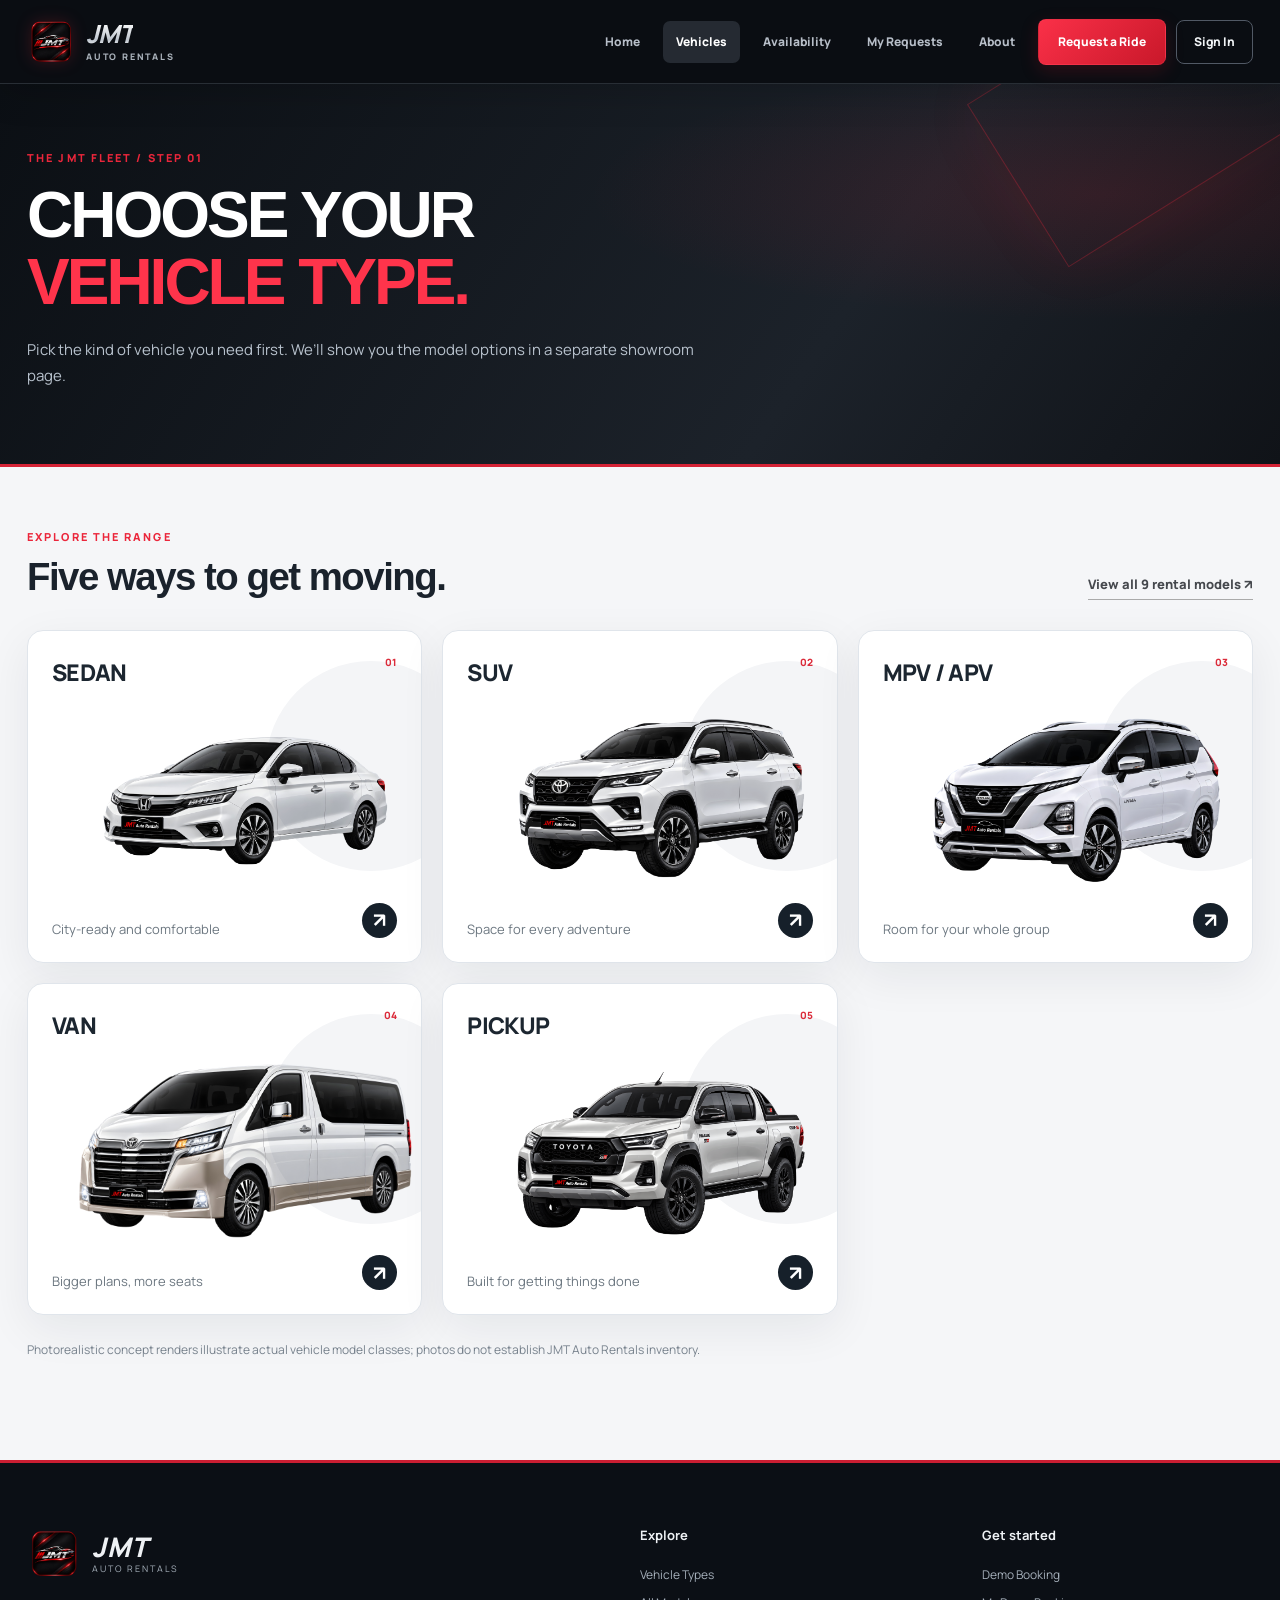
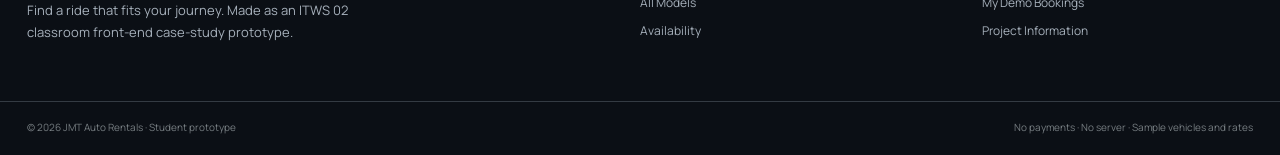
<file: categories.html>
<!DOCTYPE html>
<html lang="en">

<head>
    <meta charset="UTF-8">
    <meta name="viewport" content="width=device-width,initial-scale=1">
    <meta name="theme-color" content="#101316">
    <meta name="description"
        content="JMT Auto Rentals classroom vehicle-booking website prototype, no live payments or reservations.">
    <title>Choose Your Vehicle Type · JMT Auto Rentals</title>
    <link rel="stylesheet" href="css/style.css">
    <script defer src="js/script.js"></script>
    <link rel="icon" href="images/favicon.ico?v=2" sizes="any">
    <link rel="icon" type="image/png" sizes="32x32" href="images/favicon-32.png?v=2">
    <link rel="apple-touch-icon" href="images/apple-touch-icon.png">
    <link rel="stylesheet" href="css/brand-redesign.css">
</head>

<body data-page="categories"><a href="#main" class="skip-link">Skip to content</a>
    <header class="site-header">
        <div class="nav-wrap container">
            <a class="brand" href="index.html" aria-label="JMT Auto Rentals home">
                <img class="brand-icon" src="images/jmt-icon.webp" alt="" width="46" height="46">
                <span class="brand-name"><b>JMT</b><small>AUTO RENTALS</small></span>
            </a>
            <button type="button" id="menu-toggle" class="menu-toggle" aria-label="Toggle navigation"
                aria-expanded="false" aria-controls="site-nav"><span></span><span></span><span></span></button>
            <nav id="site-nav" class="site-nav" aria-label="Main navigation">
                <a href="index.html">Home</a>
                <a class="is-current" href="vehicles.html" aria-current="page">Vehicles</a>
                <a href="availability.html">Availability</a>
                <a href="reservations.html">My Requests</a>
                <a href="about.html">About</a>
                <a class="nav-cta " href="booking.html">Request a Ride</a>
                <a class="nav-signin " href="admin-login.html">Sign In</a>
            </nav>
        </div>
    </header>
    <main id="main">
        <section class="page-intro light-intro">
            <div class="container">
                <p class="eyebrow">THE JMT FLEET / STEP 01</p>
                <h1>CHOOSE YOUR<br><em>VEHICLE TYPE.</em></h1>
                <p>Pick the kind of vehicle you need first. We’ll show you the model options in a separate showroom
                    page.</p>
            </div>
        </section>
        <section class="categories-section">
            <div class="container">
                <div class="section-top">
                    <div>
                        <p class="eyebrow">EXPLORE THE RANGE</p>
                        <h2>Five ways to get moving.</h2>
                    </div><a class="quiet-link" href="vehicles.html">View all 9 rental models ↗</a>
                </div>
                <div class="category-grid" id="category-grid">
                    <p>Loading categories...</p>
                </div>
                <p class="fine-print">Photorealistic concept renders illustrate actual vehicle model classes; photos do
                    not establish JMT Auto Rentals inventory.</p>
            </div>
        </section>
    </main>
    <footer class="site-footer">
        <div class="container footer-grid">
            <div>
                <div class="footer-logo">
                    <img class="footer-icon" src="images/jmt-icon.webp" alt="" width="53" height="53">
                    <span class="footer-wordmark"><b>JMT</b><span>AUTO RENTALS</span></span>
                </div>
                <p>Find a ride that fits your journey. Made as an ITWS 02 classroom front-end case-study prototype.</p>
            </div>
            <div><b>Explore</b><a href="categories.html">Vehicle Types</a><a href="vehicles.html">All Models</a><a
                    href="availability.html">Availability</a></div>
            <div><b>Get started</b><a href="booking.html">Demo Booking</a><a href="reservations.html">My Demo
                    Bookings</a><a href="about.html">Project Information</a></div>
        </div>
        <div class="footer-bottom container"><span>© 2026 JMT Auto Rentals · Student prototype</span><span>No
                payments · No server · Sample vehicles and rates</span></div>
    </footer>
    <div class="toast" id="toast" role="status" aria-live="polite"></div>
</body>

</html>
</file>
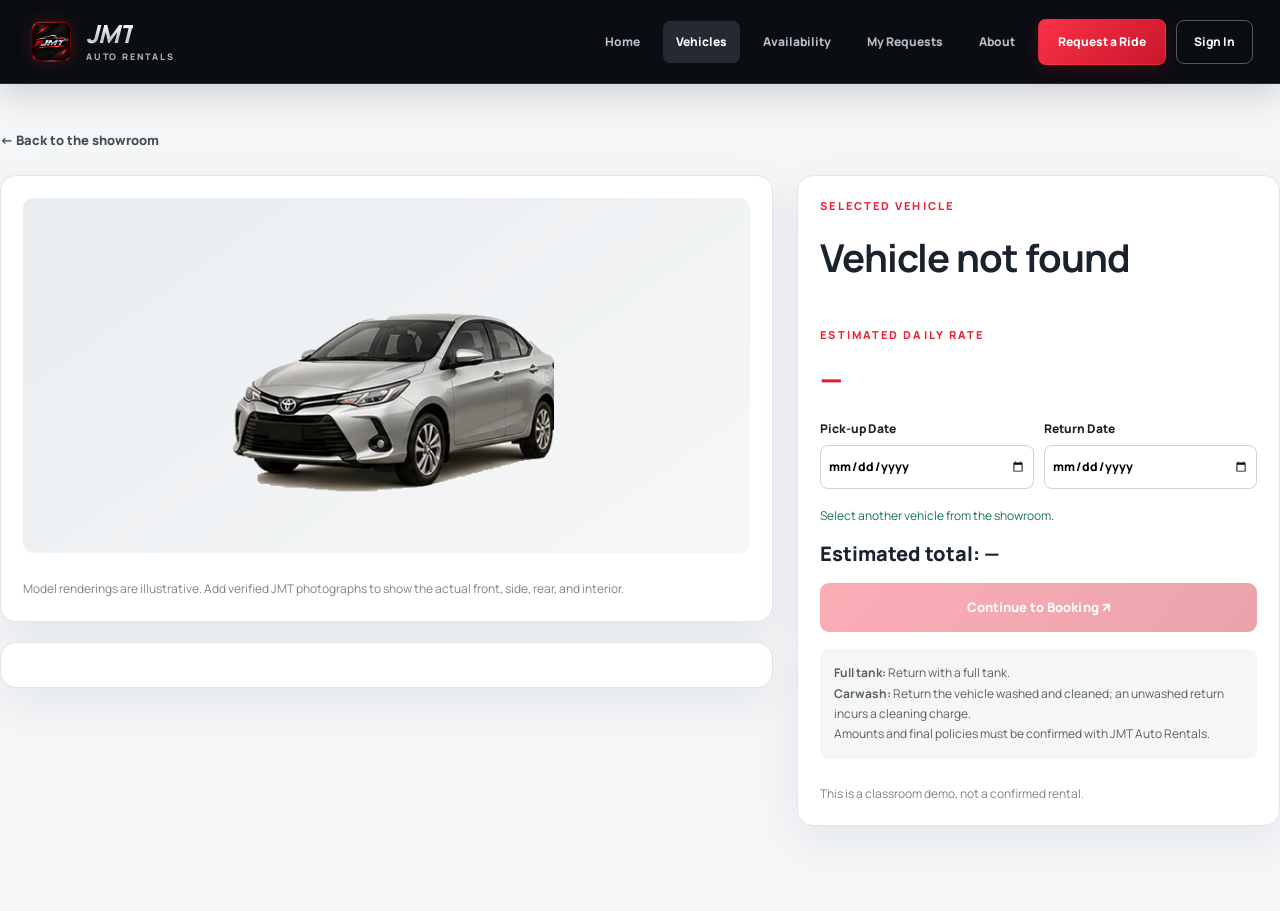
<file: details.html>
<!DOCTYPE html>
<html lang="en">

<head>
    <meta charset="UTF-8">
    <meta name="viewport" content="width=device-width, initial-scale=1">
    <title>Vehicle Details · JMT Auto Rentals</title>
    <link rel="stylesheet" href="css/style.css">
    <link rel="stylesheet" href="css/features.css">
    <script defer src="js/script.js"></script>
    <script defer src="js/details.js"></script>
    <link rel="icon" href="images/favicon.ico?v=2" sizes="any">
    <link rel="icon" type="image/png" sizes="32x32" href="images/favicon-32.png?v=2">
    <link rel="apple-touch-icon" href="images/apple-touch-icon.png">
    <link rel="stylesheet" href="css/brand-redesign.css">
</head>

<body data-page="details">
    <header class="site-header">
        <div class="nav-wrap container"><a class="brand" href="index.html" aria-label="JMT Auto Rentals home">
                <img class="brand-icon" src="images/jmt-icon.webp" alt="" width="46" height="46">
                <span class="brand-name"><b>JMT</b><small>AUTO RENTALS</small></span>
            </a><button id="menu-toggle"
                class="menu-toggle" type="button" aria-label="Toggle navigation" aria-expanded="false"
                aria-controls="site-nav"><span></span><span></span><span></span></button>
            <nav id="site-nav" class="site-nav" aria-label="Main navigation">
                <a href="index.html">Home</a>
                <a class="is-current" href="vehicles.html" aria-current="page">Vehicles</a>
                <a href="availability.html">Availability</a>
                <a href="reservations.html">My Requests</a>
                <a href="about.html">About</a>
                <a class="nav-cta " href="booking.html">Request a Ride</a>
                <a class="nav-signin " href="admin-login.html">Sign In</a>
            </nav>
        </div>
    </header>
    <main class="container jmt-detail-shell"><a class="jmt-back" href="vehicles.html">← Back to the showroom</a>
        <div class="jmt-detail-grid">
            <div class="jmt-detail-left">
                <section class="jmt-panel"><button class="jmt-photo-main" type="button" id="jmt-photo-zoom"
                        aria-label="Enlarge vehicle image"><img id="jmt-photo-main" src="images/vios-cutout.png"
                            alt="Vehicle image"></button>
                    <div class="jmt-photo-thumbs" id="jmt-photo-thumbs"></div><small class="fine-print">Model renderings
                        are illustrative. Add verified JMT photographs to show the actual front, side, rear, and
                        interior.</small>
                </section>
                <section class="jmt-panel">
                    <div id="jmt-detail-calendar"></div>
                </section>
            </div>
            <aside class="jmt-panel">
                <p class="eyebrow">SELECTED VEHICLE</p>
                <h1 id="jmt-detail-title" class="jmt-detail-title">Loading…</h1>
                <p id="jmt-detail-tag" class="eyebrow"></p>
                <p id="jmt-detail-description" class="jmt-detail-desc"></p>
                <div id="jmt-detail-spec" class="jmt-detail-spec"></div>
                <p class="eyebrow">ESTIMATED DAILY RATE</p>
                <p id="jmt-detail-rate" class="jmt-detail-rate">—</p>
                <div class="jmt-detail-dates"><label>Pick-up Date<input id="jmt-detail-start" type="date"
                            required></label><label>Return Date<input id="jmt-detail-end" type="date" required></label>
                </div>
                <p id="jmt-detail-status" class="jmt-detail-status" role="status"></p>
                <p class="jmt-detail-estimate">Estimated total: <span id="jmt-detail-estimate">—</span></p><button
                    id="jmt-detail-book" class="button button-red jmt-detail-book" type="button">Continue to Booking
                    ↗</button>
                <div class="jmt-return-note"><b>Full tank:</b> Return with a full tank.<br><b>Carwash:</b> Return the
                    vehicle washed and cleaned; an unwashed return incurs a cleaning charge.<br>Amounts and final
                    policies must be confirmed with JMT Auto Rentals.</div>
                <p class="fine-print">This is a classroom demo, not a confirmed rental.</p>
            </aside>
        </div>
    </main>
    <dialog id="jmt-photo-dialog" class="jmt-photo-dialog"><button id="jmt-photo-close" class="jmt-photo-close"
            type="button">Close ×</button><img id="jmt-photo-large" alt="Enlarged car image"></dialog>
    <div id="toast" class="toast" role="status"></div>
</body>

</html>
</file>
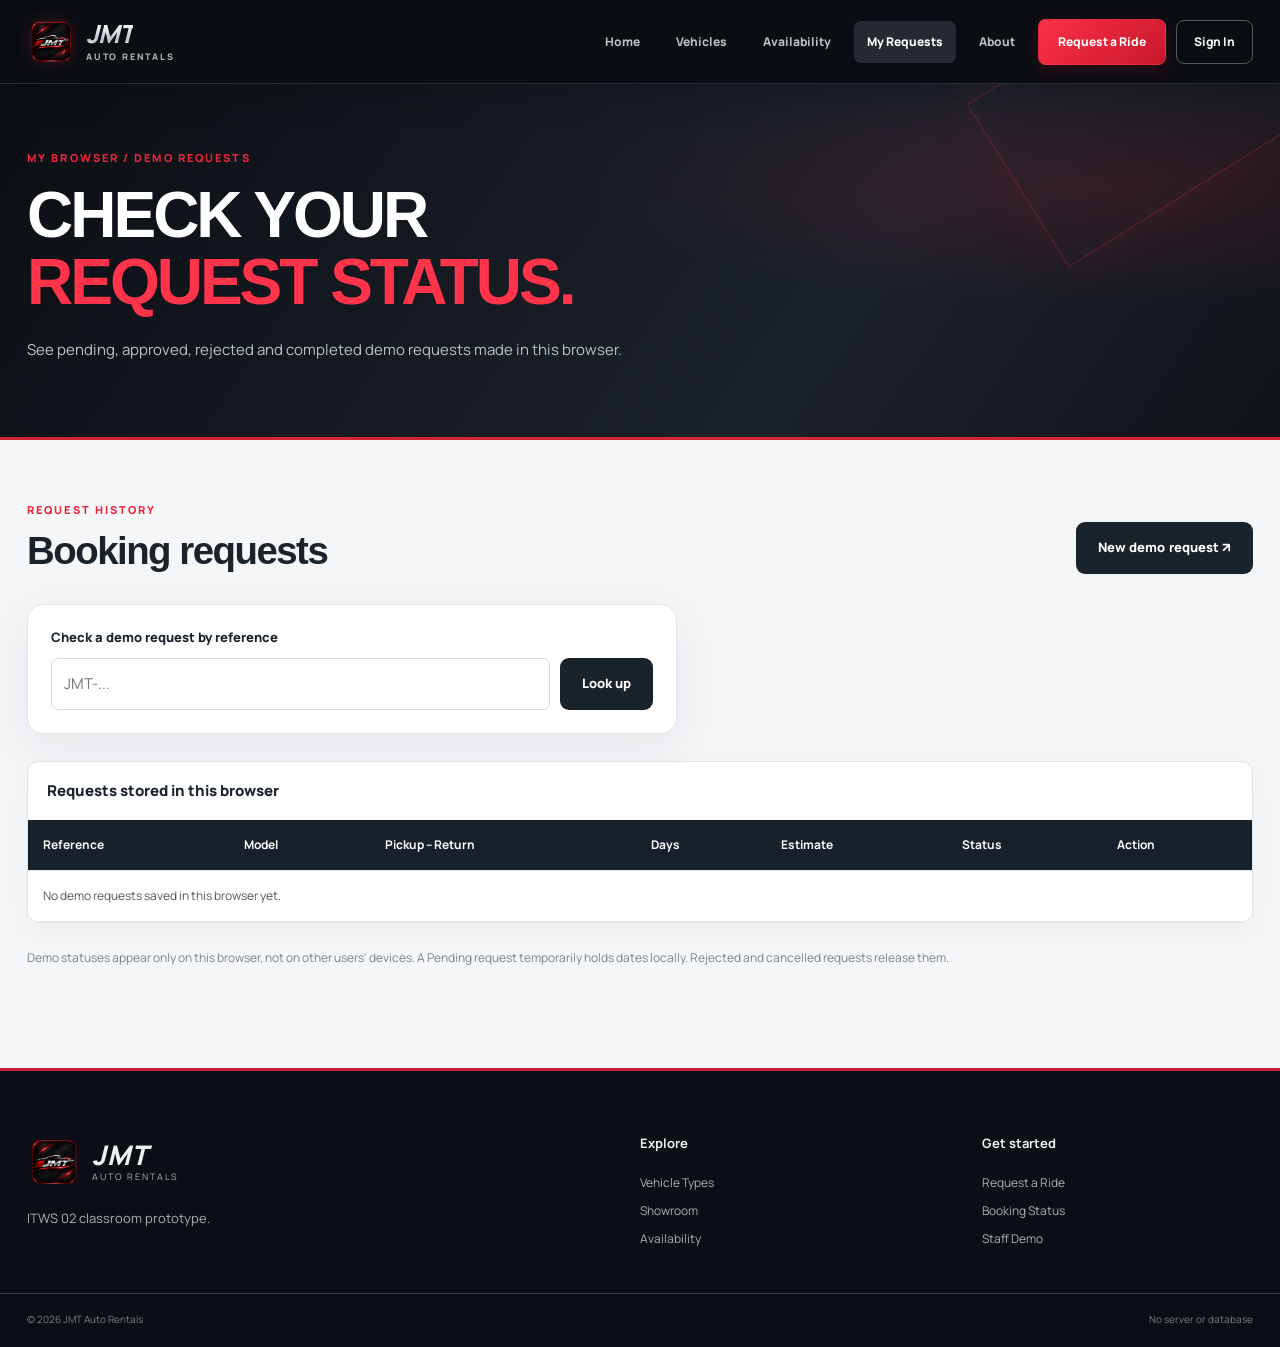
<file: reservations.html>
<!DOCTYPE html>
<html lang="en">
<head>
    <meta charset="UTF-8">
    <meta name="viewport" content="width=device-width, initial-scale=1.0">
    <title>My Demo Requests | JMT Auto Rentals</title>
    <link rel="stylesheet" href="css/style.css">
    <link rel="stylesheet" href="css/features.css">
    <link rel="stylesheet" href="css/workflow.css">
    <script defer src="js/script.js"></script>
    <script defer src="js/booking-workflow.js"></script>
    <link rel="icon" href="images/favicon.ico?v=2" sizes="any">
    <link rel="icon" type="image/png" sizes="32x32" href="images/favicon-32.png?v=2">
    <link rel="apple-touch-icon" href="images/apple-touch-icon.png">
    <link rel="stylesheet" href="css/brand-redesign.css">
</head>
<body data-page="reservations">
    <header class="site-header">
        <div class="nav-wrap container">
            <a class="brand" href="index.html" aria-label="JMT Auto Rentals home">
                <img class="brand-icon" src="images/jmt-icon.webp" alt="" width="46" height="46">
                <span class="brand-name"><b>JMT</b><small>AUTO RENTALS</small></span>
            </a>
            <button type="button" id="menu-toggle" class="menu-toggle"
                aria-label="Toggle navigation" aria-expanded="false" aria-controls="site-nav">
                <span></span><span></span><span></span>
            </button>
            <nav id="site-nav" class="site-nav" aria-label="Main navigation">
                <a href="index.html">Home</a>
                <a href="vehicles.html">Vehicles</a>
                <a href="availability.html">Availability</a>
                <a class="is-current" href="reservations.html" aria-current="page">My Requests</a>
                <a href="about.html">About</a>
                <a class="nav-cta " href="booking.html">Request a Ride</a>
                <a class="nav-signin " href="admin-login.html">Sign In</a>
            </nav>
        </div>
    </header>

    <main id="main">
        <section class="page-intro light-intro">
            <div class="container">
                <p class="eyebrow">MY BROWSER / DEMO REQUESTS</p>
                <h1>CHECK YOUR<br><em>REQUEST STATUS.</em></h1>
                <p>See pending, approved, rejected and completed demo requests made in this browser.</p>
            </div>
        </section>
        <section class="records-section">
            <div class="container">
                <div class="section-top">
                    <div><p class="eyebrow">REQUEST HISTORY</p><h2>Booking requests</h2></div>
                    <a href="booking.html" class="button button-dark">New demo request ↗</a>
                </div>
                <p id="records-success" class="success-message" hidden>
                    Your request was saved as <b>Pending</b>. It is not yet an approved rental.
                    Save your reference number shown below.
                </p>

                <form id="booking-lookup-form" class="reference-lookup">
                    <label for="booking-lookup">Check a demo request by reference</label>
                    <div class="lookup-controls">
                        <input id="booking-lookup" type="text" placeholder="JMT-..." required autocomplete="off">
                        <button class="button button-dark" type="submit">Look up</button>
                    </div>
                    <p id="booking-lookup-result" role="status" aria-live="polite" hidden></p>
                </form>

                <div class="table-scroll">
                    <table class="data-table">
                        <caption>Requests stored in this browser</caption>
                        <thead>
                            <tr>
                                <th scope="col">Reference</th><th scope="col">Model</th>
                                <th scope="col">Pickup – Return</th><th scope="col">Days</th>
                                <th scope="col">Estimate</th><th scope="col">Status</th><th scope="col">Action</th>
                            </tr>
                        </thead>
                        <tbody id="booking-records"></tbody>
                    </table>
                </div>
                <p class="fine-print">
                    Demo statuses appear only on this browser, not on other users' devices.
                    A Pending request temporarily holds dates locally. Rejected and cancelled requests release them.
                </p>
            </div>
        </section>
    </main>

    <footer class="site-footer">
        <div class="container footer-grid">
            <div><div class="footer-logo">
                    <img class="footer-icon" src="images/jmt-icon.webp" alt="" width="53" height="53">
                    <span class="footer-wordmark"><b>JMT</b><span>AUTO RENTALS</span></span>
                </div><p>ITWS 02 classroom prototype.</p></div>
            <div><b>Explore</b><a href="categories.html">Vehicle Types</a><a href="vehicles.html">Showroom</a><a href="availability.html">Availability</a></div>
            <div><b>Get started</b><a href="booking.html">Request a Ride</a><a href="reservations.html">Booking Status</a><a href="admin-login.html">Staff Demo</a></div>
        </div>
        <div class="footer-bottom container"><span>© 2026 JMT Auto Rentals</span><span>No server or database</span></div>
    </footer>
    <div id="toast" class="toast" role="status" aria-live="polite"></div>
</body>
</html>
</file>
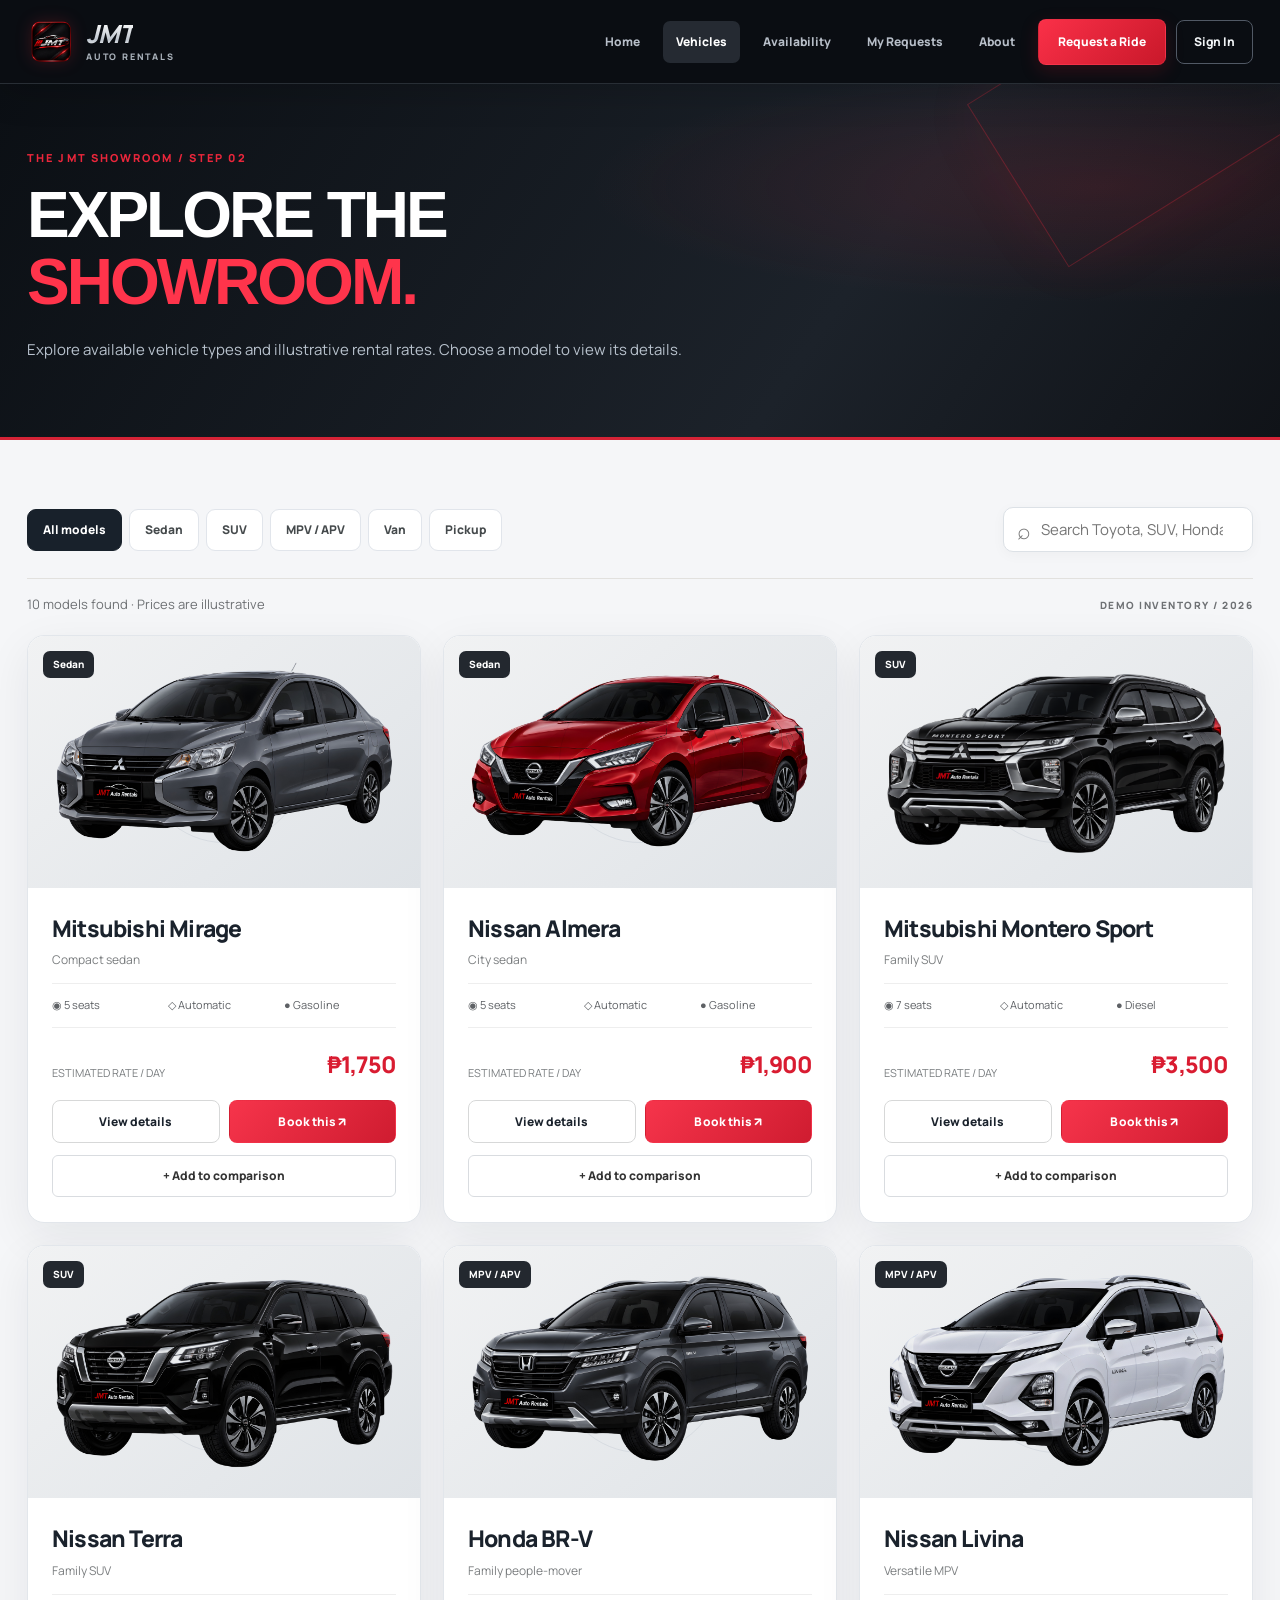
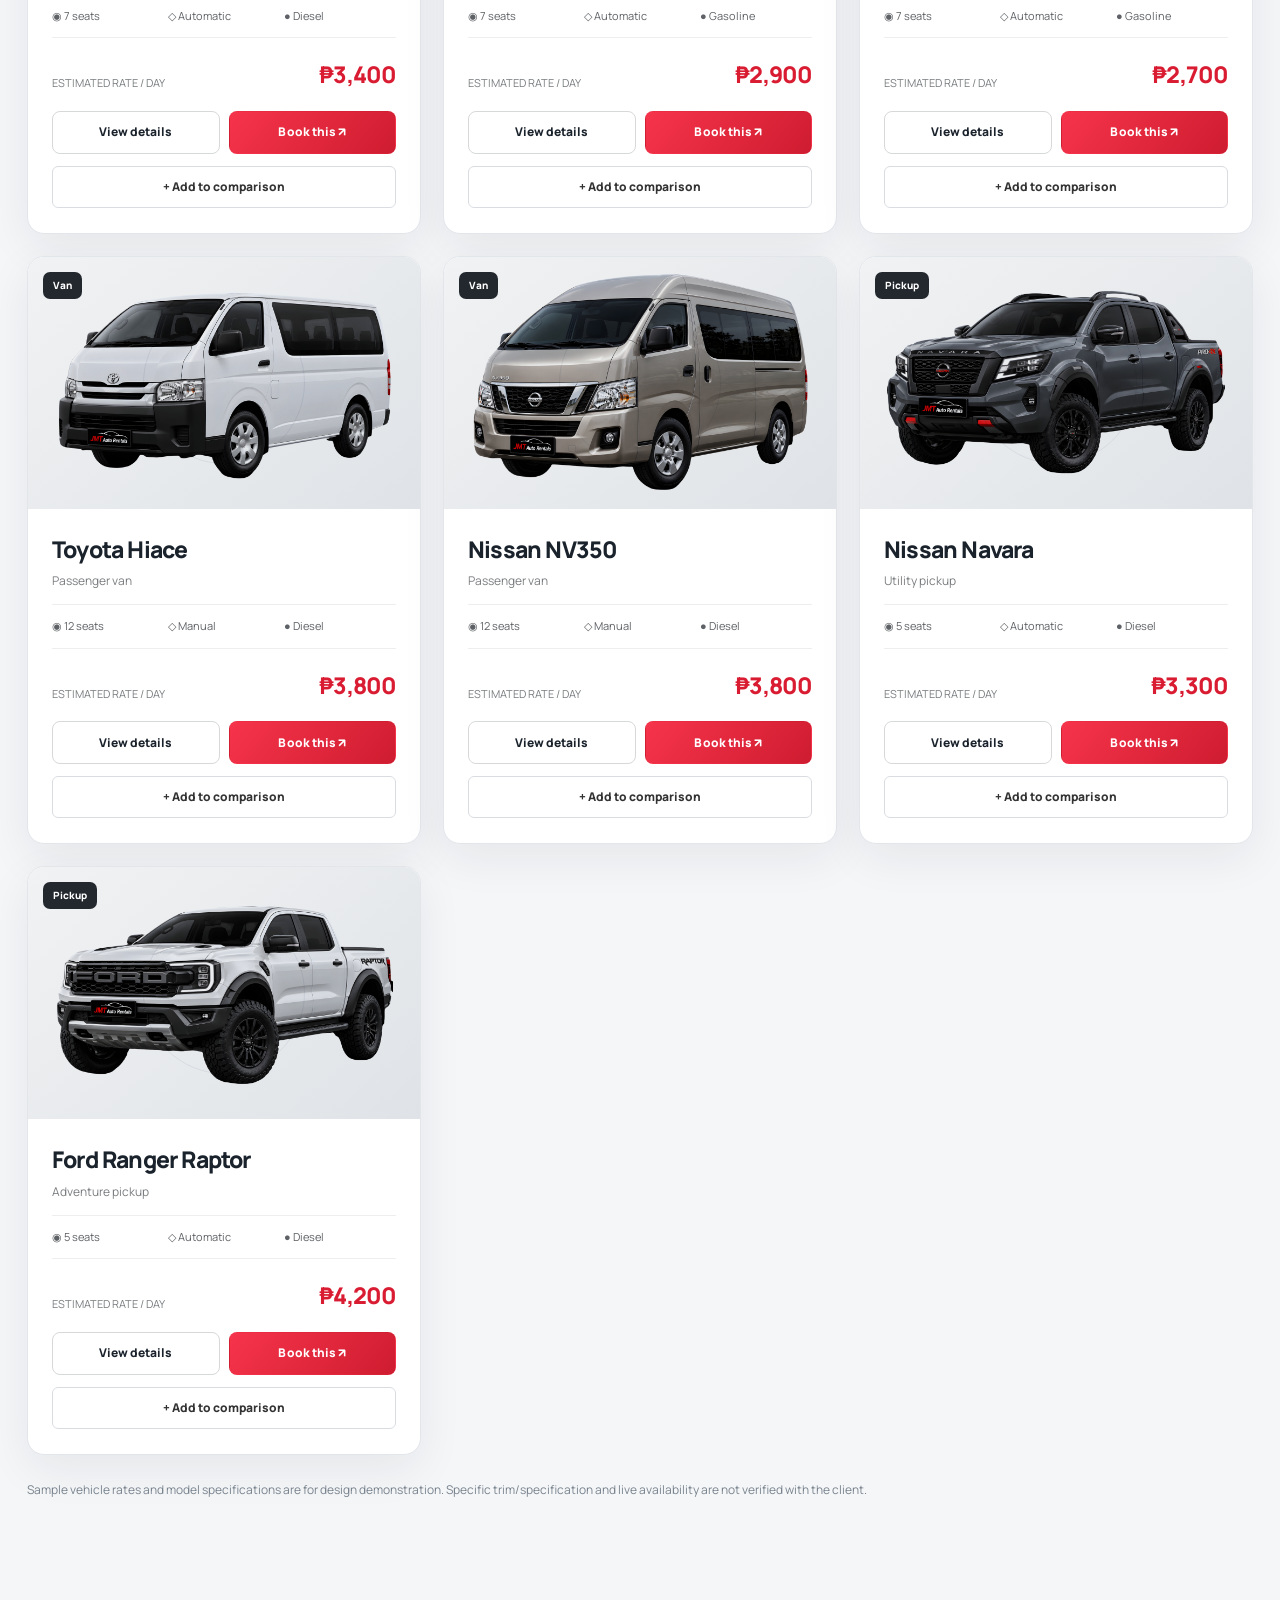
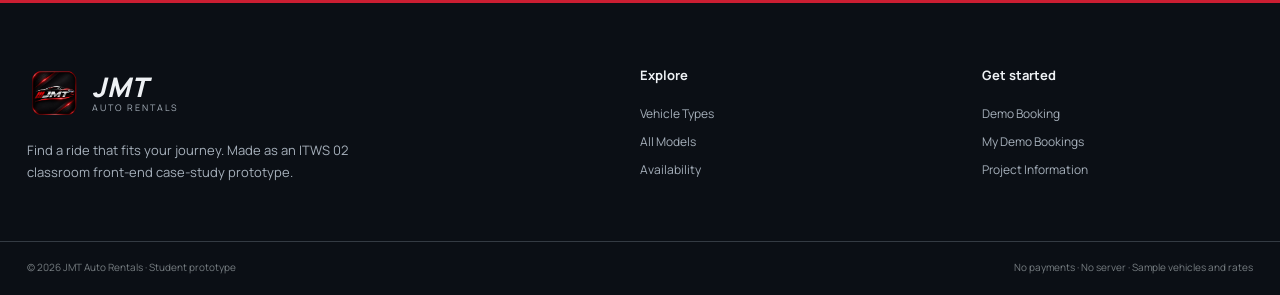
<file: vehicles.html>
<!DOCTYPE html>
<html lang="en">

<head>
    <meta charset="UTF-8">
    <meta name="viewport" content="width=device-width,initial-scale=1">
    <meta name="theme-color" content="#101316">
    <meta name="description"
        content="JMT Auto Rentals classroom vehicle-booking website prototype, no live payments or reservations.">
    <title>Vehicle Showroom · JMT Auto Rentals</title>
    <link rel="stylesheet" href="css/style.css">
    <link rel="stylesheet" href="css/features.css">
    <script defer src="js/script.js"></script>
    <script defer src="js/details.js"></script>
    <link rel="icon" href="images/favicon.ico?v=2" sizes="any">
    <link rel="icon" type="image/png" sizes="32x32" href="images/favicon-32.png?v=2">
    <link rel="apple-touch-icon" href="images/apple-touch-icon.png">
    <link rel="stylesheet" href="css/brand-redesign.css">
</head>

<body data-page="vehicles"><a href="#main" class="skip-link">Skip to content</a>
    <header class="site-header">
        <div class="nav-wrap container">
            <a class="brand" href="index.html" aria-label="JMT Auto Rentals home">
                <img class="brand-icon" src="images/jmt-icon.webp" alt="" width="46" height="46">
                <span class="brand-name"><b>JMT</b><small>AUTO RENTALS</small></span>
            </a>
            <button type="button" id="menu-toggle" class="menu-toggle" aria-label="Toggle navigation"
                aria-expanded="false" aria-controls="site-nav"><span></span><span></span><span></span></button>
            <nav id="site-nav" class="site-nav" aria-label="Main navigation">
                <a href="index.html">Home</a>
                <a class="is-current" href="vehicles.html" aria-current="page">Vehicles</a>
                <a href="availability.html">Availability</a>
                <a href="reservations.html">My Requests</a>
                <a href="about.html">About</a>
                <a class="nav-cta " href="booking.html">Request a Ride</a>
                <a class="nav-signin " href="admin-login.html">Sign In</a>
            </nav>
        </div>
    </header>
    <main id="main">
        <section class="page-intro fleet-intro">
            <div class="container">
                <p class="eyebrow">THE JMT SHOWROOM / STEP 02</p>
                <h1 id="showroom-title">EXPLORE THE<br><em>SHOWROOM.</em></h1>
                <p id="showroom-intro">Explore different vehicles, specs and illustrative daily rental rates. Select one
                    to continue to the booking form.</p>
            </div>
        </section>
        <section class="showroom-section">
            <div class="container">
                <div class="showroom-tools">
                    <div class="filter-pills" id="filter-pills" role="group" aria-label="Filter by category"></div>
                    <label class="search-field"><span aria-hidden="true">⌕</span><input type="search"
                            id="vehicle-search" placeholder="Search Toyota, SUV, Honda..."
                            aria-label="Search vehicles"></label>
                </div>
                <div class="showroom-info">
                    <p id="showroom-count" aria-live="polite">Loading...</p><span>DEMO INVENTORY / 2026</span>
                </div>
                <div class="showroom-grid" id="showroom-grid"></div>
                <p class="fine-print">Sample vehicle rates and model specifications are for design demonstration.
                    Specific trim/specification and live availability are not verified with the client.</p>
            </div>
        </section>
        <dialog id="detail-dialog" class="detail-dialog"><button type="button" class="dialog-x" data-close-dialog
                aria-label="Close details">×</button>
            <div class="detail-visual"><img id="detail-photo" alt=""></div>
            <div class="detail-data">
                <p class="eyebrow">VEHICLE DETAILS</p>
                <h2 id="detail-name"></h2>
                <p id="detail-desc"></p>
                <div id="detail-specs" class="detail-specs"></div>
                <div class="detail-bottom">
                    <div><small>Starting from / day</small><strong id="detail-price"></strong></div><button
                        class="button button-red" id="detail-book">Book this model ↗</button>
                </div>
            </div>
        </dialog>
    </main>
    <footer class="site-footer">
        <div class="container footer-grid">
            <div>
                <div class="footer-logo">
                    <img class="footer-icon" src="images/jmt-icon.webp" alt="" width="53" height="53">
                    <span class="footer-wordmark"><b>JMT</b><span>AUTO RENTALS</span></span>
                </div>
                <p>Find a ride that fits your journey. Made as an ITWS 02 classroom front-end case-study prototype.</p>
            </div>
            <div><b>Explore</b><a href="categories.html">Vehicle Types</a><a href="vehicles.html">All Models</a><a
                    href="availability.html">Availability</a></div>
            <div><b>Get started</b><a href="booking.html">Demo Booking</a><a href="reservations.html">My Demo
                    Bookings</a><a href="about.html">Project Information</a></div>
        </div>
        <div class="footer-bottom container"><span>© 2026 JMT Auto Rentals · Student prototype</span><span>No
                payments · No server · Sample vehicles and rates</span></div>
    </footer>
    <div class="toast" id="toast" role="status" aria-live="polite"></div>
</body>

</html>
</file>
<file: css/style.css>
@import url('https://fonts.googleapis.com/css2?family=DM+Sans:wght@400;500;600;700;800&family=Manrope:wght@400;500;600;700;800&display=swap');

:root {
    --ink: #181a1d;
    --black: #111416;
    --red: #d92732;
    --soft: #f4f3f1;
    --cream: #faf9f6;
    --line: #e5e4e1;
    --muted: #707378;
    --radius: 14px
}

* {
    box-sizing: border-box
}

html {
    scroll-behavior: smooth
}

body {
    margin: 0;
    color: var(--ink);
    background: var(--cream);
    font-family: Arial, Helvetica, sans-serif;
    font-size: 15px
}

button,
input,
select {
    font: inherit
}

button {
    cursor: pointer
}

a {
    color: inherit
}

img {
    max-width: 100%;
    display: block
}

button:focus-visible,
a:focus-visible,
input:focus-visible,
select:focus-visible {
    outline: 3px solid #f26d66;
    outline-offset: 3px
}

.container {
    max-width: 1210px;
    margin: auto;
    padding: 0 27px
}

.skip-link {
    position: absolute;
    top: -99px;
    left: 10px;
    background: white;
    padding: 10px;
    z-index: 100
}

.skip-link:focus {
    top: 10px
}

.red {
    color: var(--red)
}

.site-header {
    position: relative;
    z-index: 50;
    background: #111416;
    color: white
}

.nav-wrap {
    height: 76px;
    display: flex;
    align-items: center;
    justify-content: space-between;
    gap: 24px
}

.brand {
    text-decoration: none;
    display: flex;
    align-items: center;
    gap: 11px;
    white-space: nowrap
}

.brand-bars {
    font-weight: 900;
    color: #e02530;
    font-size: 36px;
    letter-spacing: -11px;
    margin-right: 8px;
    transform: skew(-14deg)
}

.brand-name {
    display: flex;
    align-items: baseline;
    gap: 7px
}

.brand-name b {
    font-size: 27px;
    font-style: italic;
    letter-spacing: -2px
}

.brand-name small {
    font-size: 9px;
    letter-spacing: 1.4px;
    font-weight: 800
}

.site-nav {
    display: flex;
    align-items: center;
    gap: 22px
}

.site-nav a {
    text-decoration: none;
    color: #c7c7c9;
    font-size: 12px;
    font-weight: 700;
    position: relative;
    white-space: nowrap;
    transition: color .2s
}

.site-nav a:hover,
.site-nav a.is-current {
    color: #fff
}

.site-nav a.is-current:not(.nav-cta):after {
    content: "";
    position: absolute;
    bottom: -11px;
    left: 0;
    right: 0;
    background: #e52c35;
    height: 2px
}

.site-nav a:nth-last-child(3) {
    margin-left: 0
}

.site-nav a[href='booking.html'] {
    background: var(--red);
    padding: 13px 15px;
    border-radius: 5px;
    color: #fff
}

.site-nav a[href='booking.html']:hover {
    background: #af141f
}

.menu-toggle {
    display: none;
    background: none;
    border: 0;
    width: 42px;
    height: 40px;
    padding: 8px
}

.menu-toggle span {
    display: block;
    height: 2px;
    background: #fff;
    margin: 5px 0
}

.button {
    display: inline-flex;
    align-items: center;
    justify-content: center;
    gap: 19px;
    border: 1px solid transparent;
    border-radius: 6px;
    font-size: 13px;
    font-weight: 800;
    padding: 15px 21px;
    text-decoration: none;
    transition: background .2s, transform .2s;
    min-height: 47px
}

.button:hover {
    transform: translateY(-2px)
}

.button-red {
    background: var(--red);
    color: white
}

.button-red:hover {
    background: #b51f29
}

.button-dark {
    background: var(--black);
    color: #fff
}

.button-ghost {
    background: transparent;
    color: white;
    border-color: #8f9398
}

.button-ghost:hover {
    background: rgba(255, 255, 255, .12)
}

.button-ghost-dark {
    color: var(--ink);
    border-color: #d7d8d8;
    background: white
}

.quiet-link {
    color: #45484d;
    font-size: 13px;
    font-weight: 800;
    text-decoration: none;
    border-bottom: 1px solid #aaa;
    padding-bottom: 5px
}

.eyebrow {
    font-weight: 800;
    color: var(--red);
    font-size: 11px;
    letter-spacing: 2.1px;
    margin: 0 0 15px
}

.fine-print {
    font-size: 12px;
    color: #777d82;
    line-height: 1.65;
    margin: 25px 0 0
}

.text-arrow {
    display: inline-block;
    margin-top: 28px;
    font-weight: 800;
    text-decoration: none;
    border-bottom: 1px solid currentColor;
    padding-bottom: 5px
}

.text-arrow span {
    color: var(--red)
}

.home-hero {
    position: relative;
    min-height: 700px;
    background: #141617;
    color: white;
    overflow: hidden
}

.home-hero:before {
    content: "";
    position: absolute;
    inset: 0;
    background: radial-gradient(ellipse at 79% 49%, #34383a 0%, #1b1f21 35%, #141617 69%);
    pointer-events: none
}

.hero-layout {
    position: relative;
    display: grid;
    grid-template-columns: 51% 49%;
    align-items: center;
    min-height: 630px;
    gap: 0
}

.hero-copy {
    position: relative;
    z-index: 2;
    padding: 65px 0 85px
}

.hero-copy h1 {
    font-family: Arial, Helvetica, sans-serif;
    font-size: clamp(44px, 4.6vw, 70px);
    font-weight: 800;
    letter-spacing: -4.8px;
    line-height: 1.05;
    margin: 0;
    max-width: 700px
}

.hero-copy h1 em {
    font-style: italic;
    color: #f3f2f0
}

.hero-lede {
    font-size: 16px;
    color: #b9bcbc;
    line-height: 1.8;
    max-width: 540px;
    margin: 23px 0 0
}

.hero-actions {
    display: flex;
    align-items: center;
    gap: 12px;
    flex-wrap: wrap;
    margin-top: 31px
}

.tiny-note {
    color: #8f9395;
    font-size: 11px;
    margin-top: 30px
}

.hero-stage {
    position: relative;
    height: 540px;
    display: flex;
    align-items: center;
    justify-content: center
}

.hero-stage:after {
    content: "";
    height: 3px;
    width: 105%;
    position: absolute;
    bottom: 110px;
    left: -4%;
    background: linear-gradient(90deg, transparent, #555a5b, #26292a, transparent)
}

.hero-halo {
    position: absolute;
    z-index: 0;
    width: 510px;
    height: 510px;
    max-width: 100%;
    border: 1px solid #303536;
    border-radius: 50%;
    box-shadow: inset 0 0 0 70px transparent, 0 0 0 60px rgba(255, 255, 255, .018)
}

.hero-stage-label {
    position: absolute;
    top: 70px;
    right: 0;
    font-size: 10px;
    letter-spacing: 1.9px;
    color: #787d80
}

.hero-stage-index {
    position: absolute;
    right: 1%;
    bottom: 65px;
    color: #777b7e;
    font-weight: 900;
    letter-spacing: 2px
}

.hero-parked {
    position: relative;
    z-index: 2;
    width: 114%;
    max-width: none;
    filter: drop-shadow(0 32px 13px rgba(0, 0, 0, .55));
    opacity: 0;
    transform: translateX(110%);
    will-change: transform
}

.hero-parked.park {
    animation: heroPark 1.6s cubic-bezier(.15, .77, .16, 1) forwards
}

.hero-parked.parked-instant {
    opacity: 1;
    transform: translateX(0)
}

@keyframes heroPark {
    from {
        opacity: 1;
        transform: translateX(120%)
    }

    to {
        opacity: 1;
        transform: translateX(0)
    }
}

.home-bottom {
    display: flex;
    align-items: center;
    justify-content: space-between;
    position: relative;
    padding-bottom: 29px;
    color: #858a8d;
    font-size: 10px;
    letter-spacing: 2px;
    font-weight: 800
}

.replay-link {
    font-size: 12px;
    letter-spacing: 0;
    color: #d4d5d5;
    background: transparent;
    border: 0;
    padding: 6px;
    text-decoration: underline
}

.home-short {
    padding: 75px 0 90px;
    background: #f9f8f6
}

.home-short-head h2,
.section-top h2,
.about-layout h2 {
    font-size: clamp(30px, 3vw, 45px);
    font-family: Arial, Helvetica, sans-serif;
    letter-spacing: -1.9px;
    line-height: 1.2;
    margin: 0 0 34px
}

.three-steps {
    display: grid;
    grid-template-columns: repeat(3, 1fr);
    gap: 17px
}

.three-steps article {
    background: #fff;
    border: 1px solid #ededeb;
    padding: 33px;
    min-height: 206px
}

.three-steps article>span {
    color: var(--red);
    font-weight: 800;
    letter-spacing: 1px
}

.three-steps h3 {
    font-size: 19px;
    margin: 20px 0 10px
}

.three-steps p {
    color: #6b6e73;
    line-height: 1.65;
    margin: 0
}

/* Intro: the car begins visible at the right, drives to center, pauses, then exits left. */
.intro {
    position: fixed;
    inset: 0;
    z-index: 200;
    overflow: hidden
}

.intro-cover {
    position: absolute;
    inset: 0;
    background: #090b0d;
    color: #fff;
    animation: introCurtain 1.05s 3.5s ease-in-out forwards
}

.intro-logo {
    position: absolute;
    top: 13%;
    left: 8%;
    font-weight: 900;
    letter-spacing: -3px;
    font-size: clamp(45px, 5vw, 80px);
    font-style: italic
}

.intro-logo span {
    display: block;
    font-size: 12px;
    font-style: normal;
    letter-spacing: 4px;
    margin-top: 1px;
    color: #e62f3c
}

.intro-slogan {
    position: absolute;
    bottom: 11%;
    left: 8%;
    letter-spacing: 4px;
    color: #96999c;
    font-size: 11px
}

.intro-road {
    position: absolute;
    top: 69%;
    left: 0;
    right: 0;
    height: 2px;
    background: linear-gradient(90deg, transparent, #63696b 35%, #bfc5c5 65%, transparent);
    box-shadow: 0 13px 50px 14px rgba(255, 255, 255, .03)
}

.intro-headlight {
    position: absolute;
    z-index: 2;
    left: 14%;
    top: 40%;
    height: 130px;
    width: 26%;
    background: linear-gradient(90deg, transparent, rgba(255, 249, 192, .10), rgba(255, 244, 155, .04));
    clip-path: polygon(0 0, 100% 45%, 100% 55%, 0 100%);
    animation: beamAppear .4s .12s both
}

.intro-moving-car {
    position: absolute;
    z-index: 3;
    width: clamp(440px, 59vw, 840px);
    max-width: none;
    top: 49%;
    left: 58%;
    transform: translateY(-50%);
    filter: drop-shadow(0 25px 19px rgba(0, 0, 0, .7));
    animation: introDrive 4.3s linear forwards;
    will-change: left
}

.intro-skip {
    position: absolute;
    z-index: 5;
    right: 4%;
    bottom: 7%;
    background: transparent;
    color: #fff;
    border: 1px solid #6d7173;
    padding: 10px 15px;
    border-radius: 4px;
    font-size: 12px;
    font-weight: 700
}

.intro-skip:hover {
    background: #26292b
}

@keyframes beamAppear {
    from {
        opacity: 0
    }

    to {
        opacity: 1
    }
}

@keyframes introDrive {
    0% {
        left: 59%;
        transform: translateY(-50%)
    }

    22% {
        left: 29%;
        transform: translateY(-50%)
    }

    47% {
        left: 29%;
        transform: translateY(-50%)
    }

    82% {
        left: -110%;
        transform: translateY(-50%)
    }

    100% {
        left: -110%;
        transform: translateY(-50%)
    }
}

@keyframes introCurtain {
    from {
        clip-path: inset(0 0 0 0)
    }

    to {
        clip-path: inset(0 100% 0 0)
    }
}

/* Shared page layouts */
.page-intro {
    padding: 66px 0 74px;
    min-height: 285px
}

.page-intro h1 {
    font-family: Arial, Helvetica, sans-serif;
    font-size: clamp(43px, 5vw, 72px);
    font-weight: 800;
    letter-spacing: -4px;
    line-height: 1.06;
    margin: 0
}

.page-intro h1 em {
    font-style: normal;
    color: var(--red)
}

.page-intro p:not(.eyebrow) {
    line-height: 1.75;
    max-width: 670px;
    margin: 20px 0 0;
    font-size: 15px;
    color: #65696d
}

.dark-intro {
    color: white;
    background: linear-gradient(122deg, #202326, #0d1012)
}

.dark-intro p:not(.eyebrow) {
    color: #b2b5b5
}

.light-intro {
    background: #eae9e5
}

.fleet-intro {
    background: linear-gradient(124deg, #f3f1ee, #e6e5e1)
}

.page-intro.booking-intro {
    padding-bottom: 60px
}

.section-top {
    display: flex;
    justify-content: space-between;
    align-items: end;
    gap: 25px;
    margin-bottom: 30px
}

.section-top h2 {
    margin: 0
}

.section-top .eyebrow {
    margin-bottom: 9px
}

.categories-section,
.showroom-section,
.availability-section,
.booking-section,
.records-section,
.about-section {
    padding: 62px 0 100px
}

.category-grid {
    display: grid;
    grid-template-columns: repeat(3, minmax(0, 1fr));
    gap: 18px
}

.category-card {
    display: flex;
    position: relative;
    flex-direction: column;
    min-height: 324px;
    padding: 23px;
    overflow: hidden;
    background: #fff;
    border: 1px solid #e5e3df;
    border-radius: 12px;
    box-shadow: 0 10px 28px rgba(16, 19, 24, .05);
    text-decoration: none;
    transition: transform .25s, box-shadow .25s, border-color .25s
}

.category-card:hover {
    transform: translateY(-7px);
    border-color: #e7b4b5;
    box-shadow: 0 17px 40px rgba(15, 16, 17, .13)
}

.category-card:nth-child(1) {
    background: #e9d4cf
}

.category-card:nth-child(2) {
    background: #e5ebed
}

.category-card:nth-child(3) {
    background: #f1e1c8
}

.category-card:nth-child(4) {
    background: #dde3e1
}

.category-card:nth-child(5) {
    background: #dfdfdb
}

.category-card:nth-child(6) {
    background: #ebd8d6
}

.category-title {
    display: flex;
    justify-content: space-between;
    align-items: start;
    position: relative;
    z-index: 2
}

.category-title h3 {
    font-size: 25px;
    letter-spacing: -.7px;
    margin: 0;
    max-width: 85%
}

.category-title small {
    font-size: 10px;
    color: #5b5d5e;
    font-weight: 800
}

.category-card img {
    width: 112%;
    max-width: none;
    height: 187px;
    object-fit: contain;
    align-self: center;
    margin: 12px 0 4px;
    mix-blend-mode: multiply;
    transition: transform .25s
}

.category-card:hover img {
    transform: translateX(9px) scale(1.04)
}

.category-bottom {
    display: flex;
    justify-content: space-between;
    align-items: end;
    gap: 10px;
    margin-top: auto;
    position: relative;
    z-index: 1
}

.category-bottom span {
    font-size: 13px;
    line-height: 1.4;
    max-width: 75%;
    color: #52565a
}

.category-bottom b {
    width: 35px;
    height: 35px;
    background: #24272a;
    color: white;
    border-radius: 50%;
    display: grid;
    place-items: center;
    font-size: 20px
}

.showroom-tools {
    display: flex;
    justify-content: space-between;
    align-items: center;
    gap: 18px;
    flex-wrap: wrap;
    padding: 5px 0 26px
}

.filter-pills {
    display: flex;
    flex-wrap: wrap;
    gap: 7px
}

.filter-pills button {
    padding: 11px 16px;
    background: white;
    border: 1px solid #dededc;
    border-radius: 30px;
    color: #454a4c;
    font-size: 12px;
    font-weight: 800
}

.filter-pills button.active,
.filter-pills button:hover {
    color: #fff;
    background: #24292b;
    border-color: #24292b
}

.search-field {
    display: flex;
    align-items: center;
    background: #fff;
    border: 1px solid #dcdedc;
    border-radius: 7px;
    padding: 0 13px;
    min-width: 250px;
    gap: 8px
}

.search-field input {
    height: 43px;
    width: 100%;
    border: 0;
    outline: 0
}

.search-field>span {
    font-size: 23px;
    color: #777
}

.showroom-info {
    display: flex;
    justify-content: space-between;
    align-items: center;
    border-top: 1px solid #e2e1de;
    padding: 16px 0 20px;
    font-size: 13px;
    color: #6e7174
}

.showroom-info p {
    margin: 0
}

.showroom-info>span {
    font-size: 10px;
    letter-spacing: 1.5px;
    font-weight: 800
}

.showroom-grid {
    display: grid;
    grid-template-columns: repeat(3, minmax(0, 1fr));
    gap: 17px
}

.vehicle-card {
    overflow: hidden;
    background: #fff;
    border: 1px solid #e9e8e5;
    border-radius: 15px;
    box-shadow: 0 10px 25px rgba(10, 12, 16, .055)
}

.vehicle-card-visual {
    position: relative;
    height: 260px;
    background: #d3d8d8;
    overflow: hidden;
    display: flex;
    align-items: center;
    justify-content: center
}

.vehicle-card:nth-child(4n+2) .vehicle-card-visual {
    background: #e4b2b2
}

.vehicle-card:nth-child(4n+3) .vehicle-card-visual {
    background: #efd7b7
}

.vehicle-card:nth-child(4n) .vehicle-card-visual {
    background: #b2bac6
}

.vehicle-card-visual:before {
    content: "";
    position: absolute;
    left: -25%;
    right: -20%;
    top: 64%;
    height: 110px;
    background: rgba(255, 255, 255, .16);
    transform: rotate(-13deg)
}

.vehicle-card-visual img {
    position: relative;
    z-index: 2;
    width: 107%;
    max-width: none;
    height: 230px;
    object-fit: contain;
    mix-blend-mode: multiply;
    transition: transform .25s
}

.vehicle-card:hover .vehicle-card-visual img {
    transform: scale(1.06) translateY(-3px)
}

.vehicle-tag {
    position: absolute;
    z-index: 3;
    top: 15px;
    left: 15px;
    background: rgba(255, 255, 255, .85);
    padding: 6px 10px;
    border-radius: 30px;
    font-size: 10px;
    font-weight: 800
}

.vehicle-card-info {
    padding: 23px
}

.vehicle-card-info h3 {
    font-size: 25px;
    letter-spacing: -1px;
    margin: 0 0 6px
}

.vehicle-sub {
    font-size: 12px;
    color: #7a7d7f;
    margin: 0 0 14px
}

.spec-row {
    display: grid;
    grid-template-columns: repeat(3, 1fr);
    gap: 4px;
    padding: 13px 0;
    border-top: 1px solid #eee;
    border-bottom: 1px solid #eee
}

.spec-row span {
    font-size: 11px;
    color: #5e6165
}

.vehicle-price-line {
    display: flex;
    justify-content: space-between;
    align-items: end;
    margin: 19px 0
}

.vehicle-price-line small {
    font-size: 11px;
    color: #7a7e80
}

.vehicle-price-line strong {
    font-size: 23px;
    letter-spacing: -.9px
}

.vehicle-actions {
    display: grid;
    grid-template-columns: 1fr 1fr;
    gap: 9px
}

.vehicle-actions .button {
    width: 100%;
    padding: 11px 8px;
    min-height: 43px;
    font-size: 12px
}

.empty-state {
    grid-column: 1/-1;
    padding: 55px;
    text-align: center;
    border: 1px dashed #ccc;
    background: #fff;
    color: #666
}

.detail-dialog,
.review-dialog {
    border: 0;
    border-radius: 18px;
    padding: 0;
    max-width: 850px;
    width: min(92vw, 850px);
    box-shadow: 0 30px 120px rgba(0, 0, 0, .3);
    max-height: 85vh;
    overflow: auto
}

.detail-dialog::backdrop,
.review-dialog::backdrop {
    background: rgba(0, 0, 0, .62);
    backdrop-filter: blur(3px)
}

.detail-dialog {
    display: none;
    grid-template-columns: 47% 53%
}

.detail-dialog[open] {
    display: grid
}

.detail-visual {
    display: flex;
    align-items: center;
    background: #e6e8e9;
    padding: 24px
}

.detail-visual img {
    mix-blend-mode: multiply
}

.detail-data {
    padding: 47px 32px
}

.detail-data h2 {
    font-size: 31px;
    letter-spacing: -1px;
    margin: 0 0 10px
}

.detail-data>p:not(.eyebrow) {
    color: #6f7475;
    line-height: 1.65
}

.detail-specs {
    display: grid;
    grid-template-columns: 1fr 1fr;
    gap: 11px;
    margin: 24px 0
}

.detail-specs div {
    border-bottom: 1px solid #e3e3e3;
    padding: 8px 0
}

.detail-specs small {
    display: block;
    color: #929494;
    font-size: 11px
}

.detail-specs b {
    font-size: 14px
}

.detail-bottom {
    display: flex;
    justify-content: space-between;
    align-items: center;
    gap: 15px
}

.detail-bottom small {
    display: block;
    color: #999;
    font-size: 10px
}

.detail-bottom strong {
    font-size: 22px
}

.dialog-x {
    position: absolute;
    top: 13px;
    right: 13px;
    background: #101416;
    color: #fff;
    border: 0;
    width: 32px;
    height: 32px;
    font-size: 25px;
    border-radius: 50%;
    z-index: 4
}

.availability-controls {
    background: white;
    border: 1px solid var(--line);
    border-radius: 12px;
    padding: 24px;
    display: grid;
    grid-template-columns: 1fr 1fr auto;
    gap: 15px;
    align-items: end
}

.availability-controls label,
.form-grid label {
    display: flex;
    flex-direction: column;
    gap: 9px;
    font-size: 12px;
    color: #45484b;
    font-weight: 800
}

.availability-controls input,
.form-grid input,
.form-grid select {
    border: 1px solid #d9dcd9;
    border-radius: 6px;
    background: #fff;
    padding: 13px 14px;
    min-height: 47px;
    color: #272b2d;
    min-width: 0
}

.availability-controls input:focus,
.form-grid input:focus,
.form-grid select:focus {
    border-color: #d72d33
}

.availability-note {
    margin: 23px 0;
    color: #6e7174;
    font-size: 13px
}

.table-scroll {
    overflow-x: auto;
    background: #fff;
    border: 1px solid #ebebe8;
    border-radius: 13px;
    box-shadow: 0 8px 28px rgba(0, 0, 0, .035)
}

.data-table {
    width: 100%;
    min-width: 780px;
    border-collapse: collapse
}

.data-table caption {
    text-align: left;
    padding: 18px 19px;
    font-size: 15px;
    font-weight: 800
}

.data-table thead {
    background: #252a2d;
    color: #fff
}

.data-table th,
.data-table td {
    text-align: left;
    padding: 16px 15px;
    font-size: 12px;
    border-bottom: 1px solid #e9e9e6
}

.data-table td {
    color: #53585b
}

.data-table th[scope='rowgroup'] {
    font-weight: 800;
    color: #2e3335;
    background: #f5f3f0
}

.data-table tbody tr:nth-child(even) {
    background: #fafafa
}

.data-table tbody tr:hover {
    background: #f0f4f5
}

.data-table tfoot {
    background: #f0efec
}

.data-table tfoot td {
    font-size: 11px
}

.status-pill {
    display: inline-block;
    border-radius: 20px;
    padding: 6px 11px;
    font-size: 11px;
    font-weight: 800;
    background: #daf1e5;
    color: #207948
}

.status-pill.is-booked {
    background: #fae2df;
    color: #b84032
}

.table-link {
    display: inline-block;
    text-decoration: none;
    background: #e52b33;
    color: white;
    font-size: 11px;
    padding: 8px 12px;
    border-radius: 4px;
    font-weight: 800
}

.table-link:focus,
.table-link:hover {
    background: #b81d27
}

.booking-layout {
    display: grid;
    grid-template-columns: minmax(0, 1fr) 360px;
    gap: 25px;
    align-items: start
}

.booking-form {
    background: #fff;
    border: 1px solid #e9e9e6;
    border-radius: 13px;
    overflow: hidden
}

.form-block {
    padding: 30px 32px;
    border-bottom: 1px solid #ebebe8
}

.form-block-title {
    display: flex;
    align-items: center;
    gap: 15px;
    margin-bottom: 23px
}

.form-block-title>span {
    display: grid;
    place-items: center;
    width: 33px;
    height: 33px;
    border-radius: 50%;
    background: #24282a;
    color: white;
    font-size: 12px;
    font-weight: 800
}

.form-block-title h2 {
    margin: 0;
    letter-spacing: -.8px;
    font-size: 21px
}

.form-grid {
    display: grid;
    grid-template-columns: 1fr 1fr;
    gap: 18px
}

.form-grid label.wide {
    grid-column: 1/-1
}

.form-grid label small {
    font-size: 11px;
    font-weight: 400;
    color: #898a8d;
    line-height: 1.5
}

.addons {
    display: grid;
    gap: 10px
}

.check-row {
    display: flex;
    align-items: center;
    gap: 13px;
    background: #f7f7f6;
    border: 1px solid #e9e9e7;
    border-radius: 8px;
    padding: 15px;
    font-size: 13px
}

.check-row[hidden] {
    display: none
}

.check-row input {
    width: 18px;
    height: 18px;
    accent-color: var(--red)
}

.check-row span {
    display: flex;
    justify-content: space-between;
    align-items: center;
    gap: 15px;
    flex: 1
}

.check-row small {
    color: #818384;
    font-size: 11px
}

.submit-button {
    width: calc(100% - 64px);
    margin: 25px 32px 0
}

.booking-form>.fine-print {
    padding: 0 32px 24px;
    margin-top: 13px
}

.form-error {
    margin: 20px 32px 0;
    background: #ffedeb;
    color: #ae1824;
    padding: 13px;
    border-radius: 6px
}

.booking-summary {
    background: #222628;
    color: #fff;
    border-radius: 13px;
    overflow: hidden;
    position: sticky;
    top: 12px;
    box-shadow: 0 12px 40px rgba(20, 20, 20, .13)
}

.summary-top {
    padding: 24px
}

.summary-top .eyebrow {
    color: #f06b6c
}

.summary-img {
    height: 210px;
    background: #e5e7e5;
    border-radius: 9px;
    display: flex;
    align-items: center;
    justify-content: center;
    margin: 15px 0
}

.summary-img img {
    height: 100%;
    width: 100%;
    object-fit: contain;
    mix-blend-mode: multiply
}

.summary-top h2 {
    margin: 8px 0 0;
    font-size: 23px;
    letter-spacing: -.8px
}

.summary-top>p:not(.eyebrow) {
    color: #b4b9ba;
    font-size: 12px;
    margin: 3px 0
}

.summary-items {
    padding: 18px 24px;
    border-top: 1px solid #3e4143;
    border-bottom: 1px solid #3e4143
}

.summary-items>div {
    display: flex;
    justify-content: space-between;
    gap: 20px;
    margin: 13px 0;
    font-size: 13px
}

.summary-items span {
    color: #b6babb
}

.summary-total {
    display: flex;
    justify-content: space-between;
    align-items: center;
    padding: 24px;
    gap: 15px
}

.summary-total span {
    font-size: 10px;
    letter-spacing: 1px
}

.summary-total strong {
    font-size: 26px;
    color: #fff
}

.summary-status {
    margin: 0;
    background: #303638;
    padding: 14px 24px;
    color: #d4d7d7;
    font-size: 12px;
    line-height: 1.6
}

.summary-status.is-error {
    color: #ffaeae
}

.review-dialog {
    padding: 38px 40px;
    max-width: 600px
}

.review-dialog h2 {
    margin: 0 0 23px;
    font-size: 28px
}

.review-list {
    margin: 0
}

.review-list div {
    display: grid;
    grid-template-columns: 40% 60%;
    gap: 15px;
    padding: 12px 0;
    border-bottom: 1px solid #e5e5e5
}

.review-list dt {
    font-size: 12px;
    color: #777
}

.review-list dd {
    font-weight: 800;
    font-size: 13px;
    margin: 0
}

.review-disclaimer {
    font-size: 12px;
    color: #6e7272;
    margin: 22px 0
}

.dialog-buttons {
    display: flex;
    justify-content: flex-end;
    flex-wrap: wrap;
    gap: 10px
}

.cancel-btn {
    border: 1px solid #d7d7d7;
    background: #fff;
    color: #9a2934;
    font-size: 11px;
    border-radius: 5px;
    padding: 9px 11px;
    font-weight: 800
}

.success-message {
    border: 1px solid #acdabb;
    border-radius: 7px;
    background: #e6faed;
    color: #246d42;
    padding: 17px;
    font-weight: 800
}

.about-layout {
    display: grid;
    grid-template-columns: 1fr 1fr;
    gap: 70px
}

.about-layout p:not(.eyebrow) {
    color: #616568;
    line-height: 1.9;
    margin: 0 0 18px
}

.about-layout .button {
    margin-top: 14px
}

.about-stats {
    background: #222628;
    color: #fff;
    padding: 50px 0
}

.about-stat-grid {
    display: grid;
    grid-template-columns: repeat(3, 1fr);
    text-align: center
}

.about-stat-grid>div {
    border-right: 1px solid #505354
}

.about-stat-grid>div:last-child {
    border-right: 0
}

.about-stat-grid strong {
    font-size: 45px;
    display: block
}

.about-stat-grid span {
    color: #b3b6b7;
    font-size: 11px;
    letter-spacing: 1px
}

.site-footer {
    background: #101316;
    color: #fff;
    padding: 58px 0 0
}

.footer-grid {
    display: grid;
    grid-template-columns: 2fr 1fr 1fr;
    gap: 60px
}

.footer-logo {
    display: flex;
    align-items: center;
    gap: 9px;
    margin-bottom: 18px
}

.footer-logo b {
    font-style: italic;
    font-size: 33px
}

.footer-logo span {
    font-size: 10px;
    letter-spacing: 1px
}

.site-footer p {
    color: #979b9e;
    line-height: 1.7;
    font-size: 13px;
    max-width: 380px
}

.footer-grid>div:not(:first-child) {
    display: flex;
    flex-direction: column;
    gap: 10px
}

.footer-grid>div:not(:first-child) b {
    font-size: 13px;
    margin-bottom: 10px
}

.footer-grid a {
    color: #a2a6a8;
    text-decoration: none;
    font-size: 12px
}

.footer-grid a:hover {
    color: white
}

.footer-bottom {
    border-top: 1px solid #2a2e31;
    margin-top: 45px;
    padding-top: 18px;
    padding-bottom: 20px;
    color: #777e82;
    font-size: 10px;
    display: flex;
    justify-content: space-between;
    gap: 15px
}

.toast {
    position: fixed;
    bottom: 20px;
    left: 50%;
    transform: translate(-50%, 50px);
    opacity: 0;
    z-index: 150;
    background: #24282a;
    color: #fff;
    border-radius: 7px;
    padding: 15px 22px;
    pointer-events: none;
    box-shadow: 0 12px 30px #0003;
    font-size: 13px;
    transition: .25s
}

.toast.show {
    transform: translate(-50%, 0);
    opacity: 1
}

@media(max-width:1130px) {
    .site-nav {
        gap: 12px
    }

    .site-nav a {
        font-size: 11px
    }

    .brand-name small {
        display: none
    }

    .hero-copy h1 {
        font-size: 57px
    }

    .showroom-grid {
        grid-template-columns: repeat(2, 1fr)
    }
}

@media(max-width:860px) {
    .nav-wrap {
        height: 68px
    }

    .menu-toggle {
        display: block
    }

    .site-nav {
        display: none;
        position: absolute;
        top: 68px;
        left: 0;
        right: 0;
        background: #111416;
        padding: 22px;
        flex-direction: column;
        align-items: stretch;
        gap: 0;
        box-shadow: 0 20px 20px #0003
    }

    .site-nav.open {
        display: flex
    }

    .site-nav a {
        font-size: 15px;
        padding: 13px;
        border-bottom: 1px solid #333
    }

    .site-nav a.is-current:after {
        display: none
    }

    .site-nav a[href='booking.html'] {
        margin-top: 12px;
        text-align: center
    }

    .hero-layout {
        grid-template-columns: 1fr;
        min-height: unset
    }

    .hero-copy {
        padding: 70px 0 20px
    }

    .hero-stage {
        height: 370px
    }

    .hero-parked {
        width: 78%
    }

    .hero-halo {
        height: 340px;
        width: 340px
    }

    .home-hero {
        min-height: unset
    }

    .category-grid {
        grid-template-columns: repeat(2, 1fr)
    }

    .booking-layout {
        grid-template-columns: 1fr
    }

    .booking-summary {
        position: static
    }

    .about-layout {
        grid-template-columns: 1fr;
        gap: 10px
    }

    .footer-grid {
        gap: 30px
    }
}

@media(max-width:600px) {
    .container {
        padding: 0 17px
    }

    .brand-name b {
        font-size: 25px
    }

    .brand-bars {
        font-size: 29px
    }

    .hero-copy h1 {
        font-size: clamp(40px, 11vw, 53px);
        letter-spacing: -3px
    }

    .hero-lede {
        font-size: 14px
    }

    .hero-stage {
        height: 260px
    }

    .hero-parked {
        width: 100%
    }

    .hero-halo {
        height: 240px;
        width: 240px
    }

    .hero-stage-label {
        top: 5px
    }

    .hero-stage-index {
        bottom: 9px
    }

    .home-bottom {
        flex-wrap: wrap;
        gap: 10px;
        font-size: 9px
    }

    .three-steps {
        grid-template-columns: 1fr
    }

    .home-short {
        padding: 50px 0
    }

    .page-intro {
        padding: 49px 0 55px;
        min-height: unset
    }

    .page-intro h1 {
        font-size: clamp(39px, 11vw, 50px);
        letter-spacing: -2.5px
    }

    .categories-section,
    .showroom-section,
    .availability-section,
    .booking-section,
    .records-section,
    .about-section {
        padding: 45px 0 70px
    }

    .section-top {
        align-items: start;
        flex-direction: column
    }

    .category-grid {
        gap: 10px
    }

    .category-card {
        min-height: 235px;
        padding: 15px
    }

    .category-title h3 {
        font-size: 18px
    }

    .category-card img {
        height: 125px
    }

    .category-bottom span {
        font-size: 10px
    }

    .category-bottom b {
        width: 27px;
        height: 27px
    }

    .showroom-grid {
        grid-template-columns: 1fr
    }

    .showroom-info>span {
        display: none
    }

    .availability-controls {
        grid-template-columns: 1fr
    }

    .form-block {
        padding: 23px 18px
    }

    .form-grid {
        grid-template-columns: 1fr
    }

    .form-grid label.wide {
        grid-column: auto
    }

    .check-row span {
        align-items: start;
        flex-direction: column;
        gap: 5px
    }

    .submit-button {
        width: calc(100% - 36px);
        margin: 20px 18px
    }

    .booking-form>.fine-print {
        padding: 0 18px
    }

    .detail-dialog[open] {
        display: block
    }

    .detail-visual {
        height: 240px
    }

    .detail-visual img {
        max-height: 215px
    }

    .detail-data {
        padding: 27px 20px
    }

    .detail-bottom {
        flex-wrap: wrap
    }

    .review-dialog {
        padding: 33px 20px
    }

    .footer-grid {
        grid-template-columns: 1fr
    }

    .footer-bottom {
        flex-direction: column
    }

    .intro-logo {
        font-size: 40px;
        left: 6%;
        top: 13%
    }

    .intro-moving-car {
        width: 570px
    }

    .intro-slogan {
        font-size: 8px;
        letter-spacing: 2px
    }

    .intro-headlight {
        display: none
    }

    .about-stat-grid strong {
        font-size: 29px
    }
}

@media(prefers-reduced-motion:reduce) {
    html {
        scroll-behavior: auto
    }

    *,
    *:before,
    *:after {
        animation-duration: .001ms !important;
        transition-duration: .001ms !important
    }

    .intro {
        display: none
    }

    .hero-parked {
        opacity: 1;
        transform: none
    }

    .category-card:hover,
    .vehicle-card:hover {
        transform: none
    }
}

/* Re-arm the opening sequences each time Replay is pressed. */
.intro-cover,
.intro-moving-car,
.intro-headlight {
    animation: none
}

.intro.running .intro-cover {
    animation: introCurtain 1.5s 2.6s ease-in-out forwards
}

.intro.running .intro-moving-car {
    animation: introDrive 4.3s linear forwards
}

.intro.running .intro-headlight {
    animation: beamAppear .4s .12s both
}

/* Intro video: white sedan extracted from the supplied MP4 (black removed). */
.intro {
    pointer-events: none
}

.intro-cover {
    animation: none;
    clip-path: inset(0 0 0 0)
}

.intro.running .intro-cover {
    animation: introCurtain 1.05s 3.48s ease-in-out forwards
}

.intro.running .intro-moving-car,
.intro-moving-car,
.intro-headlight {
    display: none
}

.intro-skip {
    pointer-events: auto
}

.intro-car-shell {
    position: absolute;
    z-index: 3;
    top: 55%;
    left: 0;
    width: clamp(390px, 72vw, 990px);
    transform: translate(115vw, -50%);
    filter: drop-shadow(0 20px 16px rgba(0, 0, 0, .7));
    pointer-events: none;
}

.intro.running .intro-car-shell {
    animation: realCarDrive 4.35s linear both
}

.intro-car-video,
.intro-car-fallback {
    display: block;
    width: 100%;
    height: auto;
    aspect-ratio: 920/326;
    object-fit: contain;
}

.intro-car-video {
    position: absolute;
    inset: 0;
    opacity: 0
}

.intro-car-shell.video-ready:not(.no-video) .intro-car-video {
    opacity: 1
}

.intro-car-shell.video-ready:not(.no-video) .intro-car-fallback {
    opacity: 0
}

@keyframes realCarDrive {
    0% {
        transform: translate(112vw, -50%)
    }

    30% {
        transform: translate(calc(50vw - 50%), -50%)
    }

    54% {
        transform: translate(calc(50vw - 50%), -50%)
    }

    100% {
        transform: translate(-120%, -50%)
    }
}

.hero-parked {
    width: 125%;
    margin-top: 76px
}

.hero-parked.park {
    animation: realHeroPark 1.25s cubic-bezier(.14, .81, .19, 1) forwards
}

@keyframes realHeroPark {
    0% {
        opacity: 1;
        transform: translateX(125%)
    }

    80% {
        opacity: 1;
        transform: translateX(-2%)
    }

    100% {
        opacity: 1;
        transform: translateX(0)
    }
}

@media(max-width:860px) {
    .hero-parked {
        width: 90%;
        margin-top: 36px
    }
}

@media(max-width:600px) {
    .intro-car-shell {
        width: 92vw;
        top: 60%
    }

    .hero-parked {
        width: 100%;
        margin-top: 20px
    }
}

@media(prefers-reduced-motion:reduce) {
    .intro {
        display: none
    }

    .hero-parked {
        opacity: 1;
        transform: none
    }
}

/* ===== New cinematic opening, tightly aligned with the supplied sedan video ===== */
.intro {
    display: block;
    position: fixed;
    inset: 0;
    z-index: 200;
    overflow: hidden;
    isolation: isolate;
    pointer-events: auto;
    background: transparent
}

.intro-cover {
    position: absolute;
    inset: 0;
    z-index: 1;
    background: radial-gradient(ellipse at 72% 57%, #171b1f 0%, #07090b 65%, #030405 100%);
    clip-path: inset(0 0 0 0);
    animation: none !important;
    will-change: clip-path
}

.intro-cover:after {
    content: "";
    position: absolute;
    inset: 0;
    background: linear-gradient(170deg, transparent 0%, rgba(177, 183, 198, .035) 50%, transparent 80%);
    pointer-events: none
}

.intro-road {
    position: absolute;
    top: calc(55% + 17vw);
    left: 0;
    right: 0;
    height: 2px;
    opacity: .28;
    background: linear-gradient(90deg, transparent, #666b75, transparent);
    box-shadow: 0 6px 35px 1px #8e99aa27
}

.intro-lightwash {
    position: absolute;
    z-index: 2;
    inset: 0;
    pointer-events: none;
    opacity: 0;
    transition: opacity .7s ease;
    background: radial-gradient(ellipse 53% 48% at 31% 56%, rgba(246, 238, 204, .19), rgba(193, 194, 181, .09) 37%, rgba(255, 255, 255, 0) 75%);
    mix-blend-mode: screen
}

.intro.lit .intro-lightwash {
    opacity: 1
}

.intro.departing .intro-lightwash {
    opacity: 0;
    transition-duration: .4s
}

.intro-brand-reveal {
    position: absolute;
    z-index: 4;
    left: 10%;
    top: 46%;
    transform: translateY(-48%) translateX(-16px);
    width: min(37vw, 465px);
    opacity: 0;
    filter: blur(8px) brightness(.4);
    pointer-events: none;
    transition: opacity .9s ease, filter 1s ease, transform 1s ease;
    color: #f5f4ee;
    text-shadow: 0 0 34px rgba(255, 247, 206, .13)
}

.intro.lit .intro-brand-reveal {
    opacity: 1;
    filter: blur(0) brightness(1);
    transform: translateY(-48%) translateX(0)
}

.intro.departing .intro-brand-reveal {
    opacity: 0;
    transform: translateY(-48%) translateX(-35px);
    transition-duration: .5s
}

.intro-brand-mark {
    display: flex;
    gap: 15px;
    align-items: center;
    white-space: nowrap
}

.intro-brand-bars {
    font-size: clamp(31px, 4.4vw, 62px);
    font-weight: 900;
    letter-spacing: -.36em;
    color: #df2334;
    font-style: italic;
    padding-right: .28em;
    text-shadow: 0 0 25px #ad1e2a59
}

.intro-brand-name {
    display: flex;
    align-items: baseline;
    gap: 8px
}

.intro-brand-name strong {
    font-size: clamp(32px, 4.2vw, 66px);
    font-weight: 900;
    letter-spacing: -3px;
    font-style: italic
}

.intro-brand-name small {
    font-size: clamp(7px, .85vw, 12px);
    letter-spacing: .12em;
    font-weight: 800
}

.intro-brand-line {
    font-size: clamp(26px, 3.8vw, 56px);
    font-weight: 900;
    line-height: 1.02;
    letter-spacing: -2.5px;
    margin: 22px 0 14px
}

.intro-brand-line span {
    color: #e52d3d
}

.intro-brand-tag {
    display: block;
    font-size: 11px;
    font-weight: 800;
    letter-spacing: .38em;
    color: #d8d8d2
}

.intro-car-shell {
    position: absolute;
    z-index: 5;
    top: 55%;
    left: 0;
    width: clamp(480px, 62vw, 900px);
    transform: translate3d(110vw, -50%, 0);
    will-change: transform;
    pointer-events: none;
    filter: drop-shadow(0 16px 17px #000c)
}

.intro-car-fallback,
.intro-car-video {
    display: block;
    position: relative;
    z-index: 3;
    width: 100%;
    height: auto;
    aspect-ratio: 920/326;
    object-fit: contain;
    filter: none
}

.intro-car-video {
    position: absolute;
    inset: 0;
    opacity: 0
}

.intro-car-shell.video-ready:not(.no-video) .intro-car-video {
    opacity: 1
}

.intro-car-shell.video-ready:not(.no-video) .intro-car-fallback {
    opacity: 0
}

/* Front headlamp on the left-facing source vehicle, around (45,164) of 920x326. */
.intro-beam {
    position: absolute;
    z-index: 1;
    top: 50.5%;
    right: 95.15%;
    transform: translateY(-50%);
    width: clamp(500px, 85vw, 1300px);
    height: clamp(250px, 43vw, 580px);
    opacity: 0;
    pointer-events: none;
    clip-path: polygon(100% 47%, 0 0, 0 100%, 100% 53%);
    background: linear-gradient(to left, rgba(255, 249, 212, .48) 0%, rgba(245, 241, 211, .22) 23%, rgba(217, 225, 219, .08) 63%, transparent 100%);
    filter: blur(8px);
    transition: opacity .33s ease
}

.intro-beam:before {
    content: "";
    position: absolute;
    inset: 31% 0;
    background: linear-gradient(to left, rgba(255, 255, 231, .4), transparent);
    filter: blur(24px)
}

.intro-lamp-glow {
    position: absolute;
    z-index: 4;
    left: 4.85%;
    top: 50.5%;
    transform: translate(-50%, -50%);
    width: 2.5%;
    aspect-ratio: 1;
    border-radius: 50%;
    opacity: 0;
    background: radial-gradient(circle, #fff 0%, #fff9df 18%, #fff8ce99 39%, transparent 74%);
    box-shadow: 0 0 14px 5px #fff9d9aa, 0 0 32px 15px #ffffff44;
    transition: opacity .22s ease;
    pointer-events: none
}

.intro-lamp-secondary {
    left: 3.6%;
    top: 58%;
    width: 1.3%;
    box-shadow: 0 0 10px 3px #fff9d98a, 0 0 23px 8px #ffffff24
}

.intro.lit .intro-beam,
.intro.lit .intro-lamp-glow {
    opacity: 1
}

.intro-skip {
    position: absolute;
    z-index: 10;
    right: 4%;
    bottom: 7%;
    background: #0f1113b8;
    color: #f3f3f3;
    border: 1px solid #6c727b;
    pointer-events: auto;
    padding: 12px 17px;
    border-radius: 5px;
    font-weight: 800
}

.intro-skip:hover {
    background: #2a2d31
}

/* The homepage vehicle is a static promotional image; it no longer drives in or parks. */
.hero-feature-car {
    position: relative;
    z-index: 2;
    width: 113%;
    max-width: none;
    margin: 15px 0 0;
    opacity: 1;
    filter: drop-shadow(0 30px 13px #0008)
}

@media(max-width:860px) {
    .hero-feature-car {
        width: 91%;
        margin-top: 3px
    }

    .intro-car-shell {
        width: 83vw;
        top: 57%
    }

    .intro-brand-reveal {
        left: 7%;
        width: 42vw
    }

    .intro-brand-name {
        flex-direction: column;
        align-items: flex-start;
        gap: 0
    }
}

@media(max-width:600px) {
    .hero-feature-car {
        width: 100%;
        margin-top: 5px
    }

    .intro-car-shell {
        width: 89vw;
        top: 60%
    }

    .intro-brand-reveal {
        left: 7%;
        top: 42%;
        width: 40vw
    }

    .intro-brand-mark {
        gap: 5px;
        align-items: flex-start
    }

    .intro-brand-bars {
        font-size: 24px
    }

    .intro-brand-name strong {
        font-size: 30px
    }

    .intro-brand-name small {
        font-size: 7px;
        letter-spacing: .08em
    }

    .intro-brand-line {
        font-size: clamp(22px, 5vw, 32px);
        letter-spacing: -1.1px;
        margin: 18px 0 10px
    }

    .intro-brand-tag {
        font-size: 7px;
        letter-spacing: .13em
    }

    .intro-beam {
        width: 85vw;
        height: 95vw
    }

    .intro-road {
        top: 76%
    }

    .intro-skip {
        bottom: 5%;
        right: 5%
    }
}

@media(prefers-reduced-motion:reduce) {
    .intro {
        display: none
    }

    .hero-feature-car {
        opacity: 1;
        transform: none
    }
}

/* Fully visible stop position, with responsive space for the illuminated logo. */
.intro-brand-reveal {
    left: 6%
}

@media(max-width:860px) {
    .intro-brand-reveal {
        top: 29%;
        left: 6%;
        width: 60vw;
        transform: translateY(-20%) translateX(-16px)
    }

    .intro.lit .intro-brand-reveal {
        transform: translateY(-20%) translateX(0)
    }

    .intro.departing .intro-brand-reveal {
        transform: translateY(-20%) translateX(-25px)
    }

    .intro-car-shell {
        top: 64%
    }
}

@media(max-width:600px) {
    .intro-car-shell {
        width: 82vw;
        top: 61%
    }

    .intro-brand-reveal {
        top: 32%;
        left: 7%;
        width: 73vw
    }

    .intro-lightwash {
        background: radial-gradient(ellipse 90% 48% at 24% 39%, rgba(247, 239, 210, .22), rgba(180, 187, 185, .10) 55%, transparent 100%)
    }
}


/* ITWS 02 - Units 6 & 7 Website Improvements */

/* Vehicle Comparison */

.compare-toggle {
    display: block;
    width: 100%;
    margin-top: 12px;
    padding: 11px;
    border: 1px solid #d9dce0;
    border-radius: 6px;
    background: #fff;
    color: #333;
    font: inherit;
    font-size: 12px;
    font-weight: 800;
    cursor: pointer;
}

.compare-toggle:hover,
.compare-toggle.selected {
    border-color: #d82d35;
    background: #fff0f0;
    color: #ad1722;
}

.compare-panel {
    margin: 32px 0;
    padding: 25px;
    background: #fff;
    border: 1px solid #e6e6e6;
    border-radius: 12px;
    box-shadow: 0 8px 25px #0000000a;
}

.compare-panel[hidden] {
    display: none;
}

.compare-heading {
    display: flex;
    justify-content: space-between;
    align-items: center;
    gap: 16px;
}

.compare-heading h2 {
    font-size: 22px;
    margin: 0;
}

.compare-clear {
    border: 0;
    background: none;
    color: #bd2833;
    cursor: pointer;
    font-weight: 800;
}

.compare-chips {
    display: flex;
    flex-wrap: wrap;
    gap: 9px;
    margin: 18px 0;
}

.compare-chip {
    display: flex;
    align-items: center;
    gap: 10px;
    padding: 9px 12px;
    border-radius: 6px;
    background: #f1f2f2;
    font-size: 12px;
    font-weight: 700;
}

.compare-chip button {
    border: 0;
    background: none;
    color: #b62932;
    font-size: 21px;
    cursor: pointer;
}

.compare-hint {
    color: #6e7375;
    font-size: 13px;
}

.compare-table-wrap {
    overflow-x: auto;
}

.compare-table {
    width: 100%;
    min-width: 560px;
    border-collapse: collapse;
}

.compare-table caption {
    text-align: left;
    padding: 11px 0;
    color: #72777a;
    font-size: 12px;
}

.compare-table th,
.compare-table td {
    padding: 14px 12px;
    text-align: left;
    border-bottom: 1px solid #e5e7e9;
    font-size: 12px;
}

.compare-table thead {
    background: #222729;
    color: #fff;
}

.compare-table tbody th {
    background: #f5f6f6;
}


/* Live Booking Validation */

.field-feedback {
    display: block;
    min-height: 15px;
    font-size: 11px;
    font-weight: 600;
    line-height: 1.4;
    margin-top: -4px;
}

.field-feedback.error {
    color: #c02735;
}

.field-feedback.success {
    color: #238352;
}

.form-grid .input-invalid {
    border-color: #c02735;
    background: #fff6f6;
}

.form-grid .input-valid {
    border-color: #329669;
}


/* Selected Add-ons */

.chosen-addons {
    display: flex;
    flex-wrap: wrap;
    gap: 8px;
    padding-top: 12px;
}

.addons-empty {
    color: #7a7f82;
    font-size: 12px;
}

.addon-chip {
    border: 1px solid #dbadb0;
    background: #fff2f2;
    color: #962834;
    border-radius: 30px;
    padding: 7px 12px;
    cursor: pointer;
    font-size: 11px;
    font-weight: 800;
}

.check-row.picked {
    border-color: #d82d35;
    background: #fff4f4;
}


/* Responsive Comparison */

@media (max-width: 600px) {
    .compare-panel {
        padding: 17px;
    }

    .compare-heading h2 {
        font-size: 17px;
    }
}


/* VEHICLE DETAILS */

.details-page {
    padding-top: 32px;
    padding-bottom: 80px;
}

.details-back {
    display: inline-block;
    margin-bottom: 25px;
    color: #424849;
    text-decoration: none;
    font-size: 13px;
    font-weight: 800;
}

.details-layout {
    display: grid;
    grid-template-columns: minmax(0, 1.35fr) minmax(320px, .85fr);
    gap: 28px;
    align-items: start;
}

.details-left,
.details-right {
    min-width: 0;
}

.details-gallery,
.details-calendar-section,
.details-right {
    padding: 20px;
    background: #fff;
    border: 1px solid #e7e7e4;
    border-radius: 15px;
}

.details-calendar-section {
    margin-top: 20px;
}

.details-main-photo {
    position: relative;
    display: flex;
    align-items: center;
    justify-content: center;
    width: 100%;
    height: 380px;
    overflow: hidden;
    border: 0;
    border-radius: 12px;
    background: linear-gradient(135deg, #e4e7e7, #f9f8f5);
    cursor: zoom-in;
}

.details-main-photo img {
    width: 100%;
    height: 100%;
    max-height: 355px;
    object-fit: contain;
    filter: drop-shadow(0 18px 12px #0002);
}

.details-main-photo span {
    position: absolute;
    right: 14px;
    bottom: 14px;
    padding: 9px 12px;
    color: #fff;
    background: #15191bd9;
    border-radius: 20px;
    font-size: 11px;
}

.details-thumbnails {
    display: flex;
    gap: 10px;
    margin-top: 12px;
    flex-wrap: wrap;
}

.gallery-thumb {
    width: 105px;
    height: 73px;
    padding: 5px;
    border: 2px solid #dededb;
    border-radius: 8px;
    background: #f4f3ef;
    cursor: pointer;
}

.gallery-thumb.active {
    border-color: #d92332;
}

.gallery-thumb img {
    width: 100%;
    height: 100%;
    object-fit: contain;
}

.details-small {
    color: #74787a;
    font-size: 11px;
    line-height: 1.6;
}

.details-right h1 {
    font-size: clamp(31px, 3.2vw, 47px);
    letter-spacing: -1.5px;
    margin: 0 0 12px;
}

#detail-description {
    color: #646a6c;
    font-size: 14px;
    line-height: 1.75;
}

.details-specs {
    display: grid;
    grid-template-columns: 1fr 1fr;
    gap: 10px;
    margin: 20px 0;
}

.details-specs>div {
    display: flex;
    flex-direction: column;
    gap: 6px;
    padding: 13px;
    border-radius: 9px;
    background: #f5f5f4;
}

.details-specs span {
    font-size: 11px;
    color: #7e8384;
}

.details-specs strong {
    font-size: 14px;
}

.details-book-box {
    padding: 22px;
    border: 1px solid #e6e5e1;
    border-radius: 13px;
    background: #fcfbfa;
}

.details-rate-label {
    font-size: 12px;
    color: #777;
    margin-bottom: 5px;
}

.details-rate {
    font-size: 29px;
    font-weight: 900;
    color: #d52332;
}

.details-date-fields {
    display: grid;
    grid-template-columns: 1fr 1fr;
    gap: 10px;
    margin-top: 20px;
}

.details-date-fields label {
    font-size: 11px;
    font-weight: 700;
}

.details-date-fields input {
    display: block;
    width: 100%;
    padding: 10px 8px;
    margin-top: 7px;
    background: white;
    border: 1px solid #d7dbdd;
    border-radius: 6px;
}

.details-status {
    padding: 12px 0;
    color: #246747;
    font-size: 12px;
    line-height: 1.6;
}

.details-status.is-error {
    color: #b62635;
}

.details-price-total {
    display: flex;
    align-items: center;
    justify-content: space-between;
    gap: 15px;
    padding-top: 18px;
    margin: 8px 0 18px;
    border-top: 1px solid #e1e1df;
}

.details-price-total strong {
    font-size: 23px;
}

.details-reserve {
    width: 100%;
    border: 0;
    cursor: pointer;
}

.details-reserve:disabled {
    opacity: .5;
    cursor: not-allowed;
}

.details-return-rules {
    margin-top: 20px;
    padding: 20px;
    background: #f0f2f1;
    border-radius: 12px;
}

.details-return-rules h2 {
    font-size: 19px;
}

.details-return-rules p {
    color: #51585a;
    font-size: 12px;
    line-height: 1.7;
}

/* INTERACTIVE AVAILABILITY CALENDAR */

.details-calendar-top {
    display: flex;
    align-items: center;
    justify-content: space-between;
    flex-wrap: wrap;
    gap: 12px;
}

.details-calendar-top h2 {
    margin: 0 0 14px;
    font-size: 22px;
}

.calendar-navigation {
    display: flex;
    align-items: center;
    gap: 10px;
    margin-bottom: 14px;
}

.calendar-navigation button {
    width: 30px;
    height: 30px;
    border: 1px solid #dedede;
    border-radius: 7px;
    background: white;
    font-size: 22px;
    cursor: pointer;
}

.calendar-navigation button:disabled {
    opacity: .35;
    cursor: not-allowed;
}

.calendar-navigation strong {
    min-width: 115px;
    font-size: 13px;
    text-align: center;
}

.calendar-weekdays,
.calendar-days {
    display: grid;
    grid-template-columns: repeat(7, minmax(0, 1fr));
    gap: 5px;
}

.calendar-weekdays span {
    padding: 6px 0;
    text-align: center;
    font-size: 11px;
    font-weight: 800;
    color: #898c8f;
}

.calendar-day,
.calendar-blank {
    min-width: 0;
    height: 42px;
    border-radius: 7px;
}

.calendar-day {
    border: 1px solid #c5dfce;
    background: #edf6ef;
    color: #23543a;
    font-size: 12px;
    font-weight: 800;
    cursor: pointer;
}

.calendar-day:hover:not(:disabled) {
    outline: 2px solid #23945e;
}

.calendar-day.is-selected {
    background: #d52332;
    border-color: #d52332;
    color: #fff;
}

.calendar-day.is-reserved {
    background: #f9d6d7;
    border-color: #f1bbbe;
    color: #982635;
}

.calendar-day:disabled {
    cursor: not-allowed;
    opacity: .6;
}

.calendar-key {
    display: flex;
    flex-wrap: wrap;
    gap: 16px;
    margin: 16px 0 5px;
    font-size: 11px;
}

.calendar-key span {
    display: flex;
    align-items: center;
    gap: 6px;
}

.calendar-key i {
    width: 13px;
    height: 13px;
    background: #edf6ef;
    border: 1px solid #c5dfce;
    border-radius: 4px;
}

.calendar-key .key-selected {
    background: #d52332;
    border-color: #d52332;
}

.calendar-key .key-reserved {
    background: #f9d6d7;
    border-color: #f1bbbe;
}

/* IMAGE LIGHTBOX */

.gallery-dialog {
    width: min(93vw, 1100px);
    max-width: 1100px;
    padding: 20px;
    border: 0;
    border-radius: 13px;
    background: #f1f1f1;
}

.gallery-dialog::backdrop {
    background: #000c;
}

.gallery-dialog img {
    width: 100%;
    max-height: 82vh;
    object-fit: contain;
}

.gallery-close {
    position: absolute;
    top: 8px;
    right: 8px;
    width: 38px;
    height: 38px;
    border: 0;
    border-radius: 50%;
    background: #1c2324;
    color: white;
    font-size: 28px;
    cursor: pointer;
}

/* CLEANER SHOWROOM CARDS */

.vehicle-card-visual {
    background: #f0f1ef !important;
    cursor: pointer;
}

.vehicle-card-visual::before {
    display: none;
}

.vehicle-card-info h3 {
    font-size: 21px;
}

.vehicle-price-line strong {
    color: #c92330;
}

/* RESPONSIVE */

@media (max-width: 900px) {
    .details-layout {
        grid-template-columns: 1fr;
    }
}

@media (max-width: 550px) {
    .details-page {
        padding-top: 18px;
    }

    .details-gallery,
    .details-calendar-section,
    .details-right {
        padding: 13px;
    }

    .details-main-photo {
        height: 240px;
    }

    .details-main-photo img {
        max-height: 226px;
    }

    .details-date-fields {
        grid-template-columns: 1fr;
    }

    .calendar-day,
    .calendar-blank {
        height: 37px;
    }

    .calendar-weekdays,
    .calendar-days {
        gap: 3px;
    }
}


.return-conditions p {
    font-size: 13px;
    color: #505456;
    line-height: 1.7;
    margin: 7px 0;
}

.return-conditions .fine-print {
    font-size: 11px;
    color: #777;
}

.terms-check {
    display: flex;
    align-items: flex-start;
    gap: 10px;
    padding: 13px;
    margin-top: 15px;
    background: #f8f8f7;
    border: 1px solid #dededb;
    border-radius: 8px;
    font-size: 13px;
    font-weight: 700;
}

.terms-check input {
    width: 18px;
    height: 18px;
    flex-shrink: 0;
    accent-color: #d52332;
}


/* ITWS 02 - Booking Availability Calendar */

.booking-availability {
    margin-top: 26px;
    padding: 22px;
    background: #fafaf9;
    border: 1px solid #e0e3e1;
    border-radius: 12px;
}

.bc-heading {
    display: flex;
    justify-content: space-between;
    align-items: center;
    flex-wrap: wrap;
    gap: 15px;
    margin-bottom: 18px;
}

.bc-heading h3 {
    margin: 0 0 7px;
    font-size: 18px;
    font-weight: 800;
    color: #24282a;
}

.bc-heading p {
    margin: 0;
    color: #75797c;
    font-size: 12px;
    line-height: 1.5;
}

.bc-month-nav {
    display: flex;
    gap: 9px;
    align-items: center;
}

.bc-month-nav strong {
    min-width: 122px;
    text-align: center;
    font-size: 13px;
}

.bc-month-nav button {
    width: 32px;
    height: 32px;
    border: 1px solid #dddddd;
    border-radius: 7px;
    background: white;
    color: #24282a;
    font-size: 23px;
    cursor: pointer;
}

.bc-month-nav button:hover:not(:disabled) {
    border-color: #d92732;
}

.bc-month-nav button:disabled {
    opacity: .35;
    cursor: not-allowed;
}

/* Calendar Layout */

.bc-weekdays,
.bc-days {
    display: grid;
    grid-template-columns: repeat(7, minmax(0, 1fr));
    gap: 5px;
}

.bc-weekdays span {
    text-align: center;
    padding: 8px 0;
    font-size: 11px;
    font-weight: 800;
    color: #7e8588;
}

.bc-day,
.bc-empty {
    min-width: 0;
    height: 42px;
    border-radius: 7px;
}

.bc-day {
    border: 1px solid transparent;
    font-size: 12px;
    font-weight: 800;
    transition: background .15s, border-color .15s;
}

/* Available day */

.bc-day.bc-free {
    background: #e5f4ea;
    border-color: #b8deca;
    color: #257549;
    cursor: pointer;
}

.bc-day.bc-free:hover {
    background: #bee9cb;
    border-color: #248253;
}

/* Reserved day */

.bc-day.bc-booked {
    background: #f8d6d9;
    border-color: #e6a4ab;
    color: #b32938;
    opacity: 1;
    cursor: not-allowed;
}

/* Selected day */

.bc-day.bc-selected {
    background: #263d53;
    border-color: #263d53;
    color: white;
}

/* Past dates */

.bc-day.bc-past {
    background: #eeeeee;
    border-color: #eeeeee;
    color: #aaaaaa;
    cursor: not-allowed;
}

/* No model selected */

.bc-day.bc-unknown {
    background: #f0f0ef;
    color: #7a7d80;
    cursor: not-allowed;
}

/* Calendar legend */

.bc-legend {
    display: flex;
    flex-wrap: wrap;
    gap: 16px;
    margin-top: 19px;
    font-size: 11px;
    color: #55595b;
}

.bc-legend span {
    display: flex;
    align-items: center;
    gap: 7px;
}

.bc-legend i {
    width: 13px;
    height: 13px;
    border-radius: 4px;
}

.bc-key-free {
    background: #e5f4ea;
    border: 1px solid #b8deca;
}

.bc-key-booked {
    background: #f8d6d9;
    border: 1px solid #e6a4ab;
}

.bc-key-selected {
    background: #263d53;
}

/* Availability Feedback */

.bc-message {
    margin: 17px 0 7px;
    padding: 12px 14px;
    border-radius: 7px;
    background: #eeeeec;
    color: #55595b;
    font-size: 12px;
    font-weight: 700;
    line-height: 1.6;
}

.bc-message.bc-error {
    background: #fff0f0;
    color: #b72633;
}

.bc-message.bc-ok {
    background: #e6f7ed;
    color: #236d43;
}

.bc-message.bc-info {
    background: #e9f0f8;
    color: #2d5478;
}

.bc-disclaimer {
    display: block;
    margin-top: 12px;
    color: #84878a;
    font-size: 11px;
    line-height: 1.6;
}

/* Override green validation borders on conflicting dates */

.booking-form.has-booking-conflict #booking-start,
.booking-form.has-booking-conflict #booking-end {
    border-color: #d92732;
}

.booking-form.has-booking-conflict #booking-start-feedback.success,
.booking-form.has-booking-conflict #booking-end-feedback.success {
    display: none;
}

/* Responsive */

@media (max-width: 600px) {
    .booking-availability {
        padding: 13px;
        margin-top: 20px;
    }

    .bc-heading {
        flex-direction: column;
        align-items: flex-start;
    }

    .bc-heading h3 {
        font-size: 16px;
    }

    .bc-weekdays,
    .bc-days {
        gap: 3px;
    }

    .bc-day,
    .bc-empty {
        height: 36px;
    }

    .bc-day {
        font-size: 11px;
    }

    .bc-legend {
        gap: 10px;
    }
}

/* Exact user-provided Hilux Travo loading vehicle; preserve full side profile. */
.intro-car-fallback { aspect-ratio: 1983 / 793; object-fit: contain; }
/* The headlamp on the new source sits near 7.5% x 40% y. */
.intro-beam { top: 40%; right: 92.5%; }
.intro-lamp-main { left: 7.5%; top: 40%; }
.intro-lamp-secondary { left: 4.8%; top: 47%; }
</file>
<file: css/brand-redesign.css>
/*
 * JMT Auto Rentals — final visual system
 * Brand source: supplied chrome-and-red JMT logo and matching square icon.
 * This is a presentation layer over the existing working rental prototype.
 * Existing JavaScript, booking statuses and local calendars are retained.
 */

:root {
    --red: #eb263b;
    --red-dark: #bd1429;
    --black: #0d1117;
    --ink: #1a222c;
    --muted: #717c88;
    --soft: #f4f6f8;
    --cream: #f4f6f8;
    --line: #e1e6eb;
    --radius: 15px;
    --shadow: 0 14px 46px rgba(19, 29, 39, .07);
}

html { scroll-behavior: smooth; }
body {
    font-family: 'Manrope', 'DM Sans', 'Segoe UI', Arial, sans-serif;
    background: var(--soft);
    color: var(--ink);
    line-height: 1.5;
}
body[hidden], [hidden] { display: none !important; }
button, input, select, textarea { font-family: inherit; }
a, button { -webkit-tap-highlight-color: transparent; }
button:focus-visible, a:focus-visible, select:focus-visible,
input:focus-visible, textarea:focus-visible {
    outline: 3px solid rgba(235, 38, 59, .6);
    outline-offset: 3px;
}
.container { max-width: 1290px; }
.eyebrow { font-weight: 900; color: var(--red); letter-spacing: 2.1px; }
.fine-print { color: #78838e; }
.section-top h2, .home-short-head h2 { letter-spacing: -1.5px; }

/* — GLOBAL HEADER, MARK AND NAVIGATION — */
.site-header {
    position: relative;
    z-index: 50;
    background: #0a0d12;
    border-bottom: 1px solid #282e35;
    box-shadow: 0 10px 35px #02040929;
}
.nav-wrap { min-height: 83px; height: auto; gap: 23px; }
.brand { gap: 10px; min-width: 0; }
.brand-icon {
    width: 49px;
    height: 49px;
    flex-shrink: 0;
    object-fit: contain;
    filter: drop-shadow(0 0 8px rgba(235,38,59,.20));
}
.brand-name { display: flex; align-items: flex-start; flex-direction: column; gap: 0; }
.brand-name b {
    font-size: 25px;
    font-weight: 900;
    letter-spacing: -.9px;
    font-style: italic;
    line-height: 1.05;
    background: linear-gradient(180deg, #fff 5%, #bdc4cd 72%, #f5f7f9);
    background-clip: text;
    -webkit-background-clip: text;
    color: transparent;
}
.brand-name small {
    display: block;
    margin-top: 5px;
    font-size: 9px;
    font-weight: 900;
    line-height: 1.15;
    letter-spacing: 1.8px;
    color: #aab2bb;
}
.site-nav { gap: 10px; }
.site-nav a {
    padding: 12px 13px;
    color: #b7bec8;
    font-size: 12px;
    font-weight: 800;
    border-radius: 7px;
    transition: background .18s ease, color .18s ease, border-color .18s ease;
}
.site-nav a:hover, .site-nav a.is-current:not(.nav-cta) {
    color: #fff;
    background: #252a32;
}
.site-nav a.is-current:not(.nav-cta)::after { display: none; }
.site-nav a.nav-cta, .site-nav a[href='booking.html'] {
    padding: 13px 19px;
    background: linear-gradient(135deg, #fa3048, #c9182a);
    color: #fff;
    border: 1px solid #ff4e5f33;
    border-radius: 8px;
    box-shadow: 0 6px 18px #b9182e34;
}
.site-nav a.nav-cta:hover, .site-nav a[href='booking.html']:hover {
    background: linear-gradient(135deg, #fa4058, #db2336);
}
.site-nav a.nav-signin {
    color: #f1f4f6;
    border: 1px solid #515965;
    padding: 12px 17px;
    border-radius: 8px;
}
.site-nav a.nav-signin:hover { background: #232933; border-color: #78818e; }
.menu-toggle { border: 1px solid #454c57; border-radius: 9px; background: #20252d; }
.button { border-radius: 9px; font-weight: 900; letter-spacing: .05px; }
.button-red, .table-link, .staff-primary {
    background: linear-gradient(130deg, #f6344b, #cf1c30);
    color: #fff;
}
.button-red:hover, .table-link:hover, .staff-primary:hover {
    background: linear-gradient(130deg, #ff4b60, #bd1429);
}
.button-dark { background: #1a222c; }
.button-dark:hover { background: #2b343e; }
.button-ghost { border-color: #72808c; }

/* — CINEMATIC OPENING: RETAIN VIDEO AND ORIGINAL TIMING — */
.intro-brand-mark { display: block; width: 100%; }
.intro-brand-art {
    display: block;
    width: min(100%, 465px);
    height: auto;
    mix-blend-mode: screen;
    filter: drop-shadow(0 0 19px rgba(236, 34, 48, .16));
}
.intro-brand-line { margin-top: -5px; }
.intro-brand-tag { letter-spacing: 2.6px; }
.intro-skip { border: 1px solid #7b87905c; border-radius: 8px; }

/* — LANDING HERO — */
.home-hero {
    min-height: 650px;
    background: #0c1015;
    isolation: isolate;
}
.home-hero::before {
    background:
        radial-gradient(ellipse at 74% 52%, rgba(124, 135, 148, .20), transparent 40%),
        linear-gradient(130deg, #0b0e13 15%, #151a22 70%, #0c1015);
}
.home-hero::after {
    content: '';
    position: absolute;
    top: 0;
    right: -8%;
    height: 2px;
    width: 48%;
    transform: rotate(-18deg);
    transform-origin: right;
    background: linear-gradient(90deg, transparent, #eb263b, #ff6a74);
    box-shadow: 0 0 22px rgba(235,38,59,.75);
    pointer-events: none;
}
.hero-layout { grid-template-columns: 49% 51%; min-height: 582px; }
.hero-copy { padding: 85px 0 80px; }
.hero-copy h1 {
    font-family: 'Manrope', 'Arial Black', Arial, sans-serif;
    font-weight: 900;
    font-size: clamp(44px, 4.65vw, 70px);
    line-height: 1.07;
    letter-spacing: -4px;
    text-wrap: balance;
}
.hero-copy h1 em { color: #e2e4e7; }
.hero-lede { color: #bdc4cc; max-width: 500px; line-height: 1.85; }
.hero-actions { gap: 11px; }
.tiny-note { color: #919ca8; }
.hero-stage { overflow: visible; }
.hero-halo { border-color: #b2bbc329; box-shadow: 0 0 0 70px #cbd3dd05; }
.hero-stage-label, .hero-stage-index { color: #9ba5af; }
.hero-feature-car {
    position: relative;
    z-index: 2;
    width: 121%;
    max-width: none;
    margin-left: -3%;
    filter: drop-shadow(0 36px 22px rgba(0,0,0,.72));
}
.home-bottom { border-color: #303942; color: #a1abb5; }
.replay-link { color: #e8ebed; }

/* — CHROME BRAND FEATURE BETWEEN HERO AND BROWSING GUIDE — */
.brand-manifesto {
    padding: 35px 0;
    background: #070a0e;
    position: relative;
    overflow: hidden;
    color: #fff;
    border-top: 1px solid #242a31;
    border-bottom: 1px solid #33343a;
}
.brand-manifesto::before {
    content: '';
    position: absolute;
    inset: 0;
    opacity: .17;
    background: repeating-linear-gradient(135deg, transparent 0 5px, #89939d 5px 6px, transparent 6px 14px);
    pointer-events: none;
    mask-image: linear-gradient(90deg, black, transparent 75%);
}
.brand-manifesto-grid {
    position: relative;
    display: grid;
    grid-template-columns: 53% 47%;
    align-items: center;
    gap: 35px;
}
.brand-manifesto-logo { min-width: 0; overflow: hidden; }
.brand-manifesto-logo img {
    width: 100%;
    max-height: 270px;
    object-fit: contain;
    mix-blend-mode: screen;
}
.brand-manifesto-copy { max-width: 500px; padding: 18px 20px 20px 0; }
.brand-manifesto-copy h2 { font-size: clamp(27px, 3vw, 42px); line-height: 1.18; letter-spacing: -2px; margin: 0 0 14px; }
.brand-manifesto-copy h2 em { font-style: normal; color: #f63d51; }
.brand-manifesto-copy p:not(.eyebrow) { color: #b4bdc7; font-size: 13px; line-height: 1.85; }
.brand-manifesto-copy .text-arrow { color: #fff; }
.home-short { background: #f5f6f8; padding: 90px 0; }
.home-short-head h2 { font-weight: 900; }
.three-steps { gap: 16px; }
.three-steps article {
    background: #fff;
    border: 1px solid #e5e8ec;
    border-radius: 15px;
    box-shadow: var(--shadow);
    padding: 28px;
}
.three-steps article span { color: var(--red); font-weight: 900; }
.three-steps article h3 { color: #1c2530; }
.three-steps article p { color: #78838d; line-height: 1.7; }

/* — INNER-PAGE HEROES — */
.page-intro, .page-intro.light-intro, .page-intro.fleet-intro, .page-intro.dark-intro {
    color: #fff;
    background:
        radial-gradient(ellipse at 86% 29%, rgba(219, 37, 56, .14), transparent 33%),
        linear-gradient(124deg, #0b0f14, #1c222a 65%, #101318);
    border-bottom: 3px solid #d52336;
    position: relative;
    overflow: hidden;
}
.page-intro::after {
    content: '';
    position: absolute;
    width: 390px;
    height: 190px;
    right: -100px;
    top: -98px;
    border: 1px solid #ec263b4d;
    transform: rotate(-32deg);
    box-shadow: 0 0 65px #eb263b12;
    pointer-events: none;
}
.page-intro h1 { font-weight: 900; letter-spacing: -3px; }
.page-intro h1 em { color: #ff344b; }
.page-intro p:not(.eyebrow), .page-intro.dark-intro p:not(.eyebrow) { color: #b8c2cd; }
.section-top h2 { font-size: clamp(25px,3vw,39px); font-weight: 900; }
.categories-section, .showroom-section, .availability-section,
.booking-section, .records-section, .about-section { background: #f5f6f8; }

/* — BROWSE CATEGORY GRID AND VEHICLE SHOWROOM — */
.category-grid { gap: 20px; }
.category-card {
    border-radius: 16px;
    border: 1px solid #e0e5eb;
    box-shadow: var(--shadow);
    padding: 24px;
    background: #fff !important;
    min-height: 330px;
}
.category-card::before {
    content: '';
    position: absolute;
    width: 210px;
    height: 210px;
    right: -55px;
    top: 30px;
    border-radius: 50%;
    background: #f4f5f7;
    z-index: 0;
}
.category-card:hover { transform: translateY(-5px); border-color: #f0a2a9; box-shadow: 0 22px 45px #171f2f1d; }
.category-title h3 { color: #1c2630; font-weight: 900; font-size: 23px; }
.category-title small { color: #db2b3a; }
.category-card img { height: 192px; margin: 16px auto 5px; mix-blend-mode: multiply; z-index: 1; }
.category-bottom { z-index: 2; }
.category-bottom span { color: #6c7780; }
.category-bottom b { background: #16202a; color: white; }
.filter-pills button {
    border-radius: 9px;
    background: white;
    border-color: #e1e5eb;
    padding: 11px 15px;
    font-weight: 800;
}
.filter-pills button.active, .filter-pills button:hover { background: #18212b; border-color: #18212b; }
.search-field { border-radius: 10px; border-color: #dce1e6; box-shadow: 0 3px 14px #0a121b09; }
.showroom-grid { gap: 22px; }
.vehicle-card {
    border-radius: 17px;
    border-color: #e2e6eb;
    box-shadow: var(--shadow);
    transition: transform .22s, box-shadow .22s, border-color .22s;
}
.vehicle-card:hover { transform: translateY(-5px); box-shadow: 0 22px 45px #1c25301a; border-color: #e4afb7; }
.vehicle-card-visual, .vehicle-card:nth-child(n) .vehicle-card-visual {
    background: linear-gradient(140deg, #f1f2f3, #dfe3e7) !important;
    height: 252px;
}
.vehicle-card-visual::after {
    content: '';
    position: absolute;
    width: 160px;
    height: 160px;
    border-radius: 50%;
    border: 1px solid #c3cbd374;
    pointer-events: none;
}
.vehicle-card-visual img { height: 225px; }
.vehicle-tag { background: #151a22ee; color: white; border-radius: 7px; }
.vehicle-card-info { padding: 23px 24px 25px; }
.vehicle-card-info h3 { font-weight: 900; font-size: 23px; letter-spacing: -.8px; }
.vehicle-price-line strong { color: #d91c31; font-weight: 900; }
.vehicle-actions .button { border-radius: 8px; }
.compare-panel, .availability-controls, .reference-lookup,
.booking-form, .jmt-panel { border: 1px solid #e0e5e9; border-radius: 16px; box-shadow: var(--shadow); }
.compare-panel { background: #fff; }
.compare-table thead, .data-table thead { background: #17212b; }

/* — FORM EXPERIENCE, PRICE CARD AND AVAILABILITY — */
.form-block { border-color: #e7ebef; }
.form-block-title > span {
    background: #17202a;
    border: 1px solid #40505d;
    box-shadow: inset 0 -2px 0 #eb263b;
}
.form-block-title h2 { color: #1d2833; font-weight: 900; }
.form-grid label, .availability-controls label, .booking-availability label { color: #37424c; }
.form-grid input, .form-grid select, .availability-controls input {
    background: #fff;
    border: 1px solid #cfd6dd;
    border-radius: 8px;
    color: #19242e;
}
.form-grid input:focus, .form-grid select:focus, .availability-controls input:focus { border-color: var(--red); }
.booking-summary {
    background: #141a22;
    border-radius: 17px;
    top: 20px;
    box-shadow: 0 22px 50px #1219232a;
    border: 1px solid #2c333f;
}
.summary-img { background: linear-gradient(145deg, #e5e9ed, #f7f8f8); }
.summary-items, .summary-total { border-color: #3b4350; }
.summary-total strong { color: #fff; }
.summary-status { background: #1e2631; }
.booking-availability { border: 1px solid #e2e6eb; background: #f7f9fa; border-radius: 12px; }
.bc-day.bc-booked { background: #ffe2e6; border-color: #eeadb4; color: #9b2333; }
.bc-day.bc-selected { background: #192733; border-color: #192733; color: #fff; }
.bc-message.bc-ok { background: #e3f5ed; }
.jmt-cal-day.booked { background: #fbe0e3; color: #ad2939; }
.jmt-cal-day.selected { background: #152636; color: white; }
.jmt-photo-main { border-radius: 11px; background: linear-gradient(145deg, #e9edf0, #f6f7f8); }
.jmt-detail-rate { color: #d91e33; }
.jmt-return-note { border-radius: 9px; }
.data-table { border-color: #e0e4e8; }
.data-table tbody tr:hover { background: #f7f9fb; }
.table-scroll { border-radius: 12px; border: 1px solid #e0e5eb; }

/* — SITE FOOTER — */
.site-footer {
    background: #0b0f15;
    color: #eef1f4;
    border-top: 3px solid #cb1e32;
    padding-top: 63px;
}
.footer-grid { gap: 70px; }
.footer-logo { gap: 10px; align-items: center; }
.footer-icon { width: 55px; height: 55px; object-fit: contain; }
.footer-wordmark { display: flex; flex-direction: column; gap: 1px; }
.footer-wordmark b { font-size: 27px; line-height: 1.1; font-weight: 900; font-style: italic; }
.footer-wordmark span { font-size: 9px; line-height: 1.4; letter-spacing: 1.85px; color: #a5afb9; }
.site-footer p, .footer-grid a { color: #a6b0bb; }
.footer-grid a:hover { color: white; }
.footer-bottom { border-top-color: #343b43; }

/* — UNIFIED LOGIN — */
.access-page { background: #f4f6f8; }
.access-showcase {
    background:
        radial-gradient(ellipse at 59% 54%, #303842, #151b22 46%, #07090d 88%);
    border-right: 3px solid #ba1d32;
}
.access-showcase::before {
    content: '';
    position: absolute;
    width: 120%;
    height: 1px;
    top: 21%;
    left: -4%;
    transform: rotate(-29deg);
    background: linear-gradient(90deg, transparent, #ff3c4f, transparent);
    box-shadow: 0 0 28px #e82c3c;
    pointer-events: none;
}
.access-brand { display: flex; align-items: center; gap: 12px; font-style: normal; }
.access-brand img { width: 59px; height: 59px; object-fit: contain; }
.access-brand span { display: flex; flex-direction: column; gap: 0; }
.access-brand span b { font-size: 28px; font-style: italic; line-height: 1.05; }
.access-brand span small { font-size: 10px; letter-spacing: 1.65px; color: #c7cdd4; }
.access-feature h1 { font-size: clamp(39px,4.6vw,62px); line-height: 1.08; }
.access-feature img.access-car { width: 108%; margin-left: -2%; filter: drop-shadow(0 22px 26px #000a); }
.access-right { background: #f4f6f8; }
.access-card h2 { font-weight: 900; }
.access-tabs button.active { border-bottom: 2px solid #d92335; }
.access-field input { border-radius: 9px; border-color: #cbd2da; }
.access-submit { border-radius: 9px; background: linear-gradient(130deg, #f23449, #cf1b30); }
.access-guest { text-decoration: underline; text-decoration-color: #d92732; text-underline-offset: 5px; }
.access-disclaimer { background: #e8edf1; border-radius: 0 7px 7px 0; }

/* — STAFF DASHBOARD: TRUE SIDEBAR + FOCUSED CONTENT — */
body[data-page='admin'] { background: #f1f4f7; }
body[data-page='admin'] .staff-header { background: #0c1016; }
body[data-page='admin'] .staff-header .nav-wrap { max-width: none; width: 100%; padding: 0 30px; }
.staff-header-label {
    margin-right: auto;
    display: inline-flex;
    gap: 10px;
    align-items: center;
    color: #aab5bf;
    font-weight: 800;
    font-size: 12px;
    padding-left: 26px;
    border-left: 1px solid #444d57;
}
.staff-live-dot { width: 7px; height: 7px; border-radius: 50%; background: #ed344c; box-shadow: 0 0 12px #ec344caa; }
.staff-demo-badge {
    display: inline-flex;
    padding: 4px 7px;
    border: 1px solid #7c4550;
    color: #f9a7b3;
    border-radius: 5px;
    font-size: 9px;
    letter-spacing: 1px;
}
.staff-nav { display: flex; gap: 14px; }
.staff-nav a { padding: 11px 12px; border: 1px solid #3c444c; border-radius: 8px; color: #d5dae0; }
.staff-nav button { background: #272f38; border: 1px solid #656f7d; border-radius: 8px; padding: 11px 15px; }
.staff-nav button:hover, .staff-nav a:hover { background: #39424c; }

.staff-app {
    max-width: none;
    width: 100%;
    min-height: calc(100vh - 83px);
    margin: 0;
    padding: 0;
    display: grid;
    grid-template-columns: 252px minmax(0, 1fr);
    align-items: start;
}
.staff-sidebar {
    background: #10151d;
    color: #fff;
    min-height: calc(100vh - 83px);
    padding: 31px 16px 22px;
    display: flex;
    flex-direction: column;
    position: sticky;
    top: 0;
    align-self: stretch;
    border-right: 1px solid #333b47;
}
.staff-sidebar-kicker { margin: 0 16px 16px; color: #788697; letter-spacing: 2px; font-weight: 900; font-size: 10px; }
.staff-tabs {
    display: grid;
    gap: 6px;
    padding: 0;
    margin: 0;
    border: 0;
    background: transparent;
    border-radius: 0;
}
.staff-tabs button {
    display: flex;
    gap: 13px;
    align-items: center;
    text-align: left;
    padding: 16px 15px;
    border: 1px solid transparent;
    border-radius: 9px;
    background: transparent;
    color: #aab4c1;
    font-size: 13px;
    font-weight: 800;
    transition: background .15s ease, color .15s ease;
}
.staff-tabs button svg { width: 18px; height: 18px; flex-shrink: 0; }
.staff-tabs button:hover { background: #252e38; color: #fff; }
.staff-tabs button.active {
    color: #fff;
    border-color: #e2374c4d;
    background: linear-gradient(110deg, #6a1b2b85, #27212c);
    box-shadow: inset 3px 0 0 #f23d50;
}
.staff-sidebar-bottom {
    display: flex;
    gap: 10px;
    align-items: center;
    padding: 17px 10px 5px;
    margin-top: auto;
    border-top: 1px solid #303946;
}
.staff-sidebar-bottom img { width: 43px; height: 43px; object-fit: contain; }
.staff-sidebar-bottom b { display: block; font-size: 11px; }
.staff-sidebar-bottom small { display: block; margin-top: 4px; color: #8591a0; font-size: 10px; }

.staff-content { min-width: 0; width: 100%; max-width: 1600px; padding: 38px clamp(22px,3.6vw,58px) 70px; }
.staff-page-heading { display: flex; align-items: center; justify-content: space-between; gap: 20px; margin-bottom: 20px; }
.staff-page-heading h1 {
    margin: 4px 0 6px;
    font-size: clamp(31px, 3.1vw, 46px);
    letter-spacing: -2.1px;
    font-weight: 900;
}
.staff-page-heading h1 span { color: #e6283c; }
.staff-page-heading > div > p:not(.eyebrow) { color: #74808c; font-size: 13px; }
.staff-page-heading .eyebrow { margin-bottom: 5px; }
.staff-heading-separator { color: #b1bdc5; }
.staff-heading-icon { width: 71px; height: 71px; padding: 7px; background: #111720; border-radius: 16px; border: 1px solid #394350; box-shadow: 0 12px 26px #1825331c; }
.staff-heading-icon img { width: 100%; height: 100%; object-fit: contain; }
.jmt-admin-warning {
    background: #fff7ea;
    border: 1px solid #f0d9b6;
    color: #74542c;
    border-radius: 9px;
    padding: 12px 17px;
    margin: 20px 0 25px;
    font-size: 11px;
}
.staff-overview-note {
    display: flex;
    align-items: center;
    justify-content: space-between;
    gap: 20px;
    background: linear-gradient(120deg, #111720, #232a33 74%, #141821);
    padding: 26px 32px;
    border-radius: 15px;
    border: 1px solid #353f4b;
    margin: 0 0 15px;
    overflow: hidden;
    box-shadow: 0 15px 30px #1d252c21;
}
.staff-overview-note h2 { color: #fff; margin: 0 0 5px; font-size: 21px; font-weight: 900; }
.staff-overview-note p:not(.eyebrow) { color: #b4bec8; font-size: 12px; line-height: 1.7; margin: 0; max-width: 470px; }
.staff-overview-note .eyebrow { margin-bottom: 8px; }
.staff-overview-art { width: 190px; flex-shrink: 0; }
.staff-overview-art img { width: 100%; mix-blend-mode: screen; }
.jmt-admin-stats, .staff-stat-grid { display: grid; grid-template-columns: repeat(4,minmax(0,1fr)); gap: 14px; margin: 22px 0 19px; }
.jmt-admin-card {
    padding: 21px;
    background: #fff;
    border: 1px solid #dfe4ea;
    box-shadow: 0 7px 21px #1d253010;
    color: #252f39;
    border-radius: 14px;
    position: relative;
    min-height: 154px;
}
.jmt-admin-card::before { content: ''; position: absolute; left: 20px; right: 20px; top: 0; height: 3px; border-radius: 3px; background: #c5cbd3; }
.jmt-admin-card:nth-child(3)::before { background: #ef3046; }
.jmt-admin-card:nth-child(4)::before { background: #2e9f72; }
.jmt-admin-card span { font-weight: 800; color: #687582; font-size: 11px; }
.jmt-admin-card strong { font-size: 38px; color: #161d24; margin-top: 7px; line-height: 1.25; letter-spacing: -2px; font-weight: 900; }
.jmt-admin-card:nth-child(3) strong { color: #cc283a; }
.jmt-admin-card small { color: #8c96a0; font-size: 10px; }
.staff-quick-links { gap: 11px; margin: 0 0 22px; }
.staff-quick-links button {
    flex: 1;
    min-width: 170px;
    padding: 16px;
    background: #fff;
    border: 1px solid #dfe4e9;
    border-radius: 10px;
    color: #26323b;
    text-align: left;
    box-shadow: 0 7px 21px #1d25300c;
}
.staff-quick-links button:hover { color: #c92337; border-color: #f1a6ae; }
.jmt-admin-section {
    margin: 0;
    padding: 30px;
    border: 1px solid #dfe5eb;
    border-radius: 16px;
    background: white;
    box-shadow: var(--shadow);
}
.jmt-admin-section .eyebrow { margin-bottom: 7px; }
.jmt-admin-section h2 { margin: 0 0 8px; font-size: 25px; letter-spacing: -.9px; font-weight: 900; }
.staff-section-description { color: #7e8994; font-size: 12px; line-height: 1.6; margin: 0; }
.staff-section-heading { margin-bottom: 24px; }
.staff-section-heading select, .staff-calendar-filter select { min-width: 150px; background: #f8fafb; border-radius: 8px; }
.staff-requests-table { min-width: 800px; }
.staff-requests-table thead { background: #161e28; }
.staff-requests-table td { vertical-align: middle; }
.staff-actions { gap: 7px; min-width: 170px; }
.staff-action-button {
    background: #f1f5f9;
    border: 1px solid #d9e2e9;
    color: #273c50;
    border-radius: 7px;
    padding: 9px 10px;
    font-weight: 800;
}
.staff-action-button:hover { background: #e5eef5; }
.staff-action-button.danger { background: #fff1f3; border-color: #f3c9cf; color: #ae2435; }
.staff-action-message { margin-top: 14px; color: #60717e; }
.jmt-admin-month-actions { padding: 5px; background: #f5f7f8; border: 1px solid #e5e9ee; border-radius: 9px; }
.jmt-admin-month-actions strong { min-width: 136px; text-align: center; font-size: 12px; }
.jmt-admin-month-actions button { width: 36px; height: 35px; display: grid; place-items: center; font-size: 21px; padding: 0; border-radius: 7px; }
.staff-calendar-filter { color: #52616e; }
.jmt-cal-week { margin-top: 28px; }
.jmt-admin-days { gap: 7px; margin-top: 12px; }
.jmt-admin-day, .jmt-admin-days button.jmt-admin-day {
    min-height: 55px;
    background: #f0f3f6;
    color: #485461;
    border: 1px solid #e2e7ed;
    border-radius: 9px;
    font-size: 12px;
}
.jmt-admin-day.busy, .jmt-admin-days button.jmt-admin-day.busy { background: #ffe1e5; border-color: #f5b5be; color: #b62236; }
.jmt-admin-day.maintenance, .jmt-admin-days button.jmt-admin-day.maintenance { background: #fff0dc; border-color: #eecb9f; color: #a56e24; }
.staff-cal-legend { margin: 21px 0 6px; display: flex; align-items: center; gap: 9px; flex-wrap: wrap; color: #73808b; font-size: 11px; }
.staff-key-busy, .staff-key-maint { width: 13px; height: 13px; background: #ffdae0; border: 1px solid #f5b5be; border-radius: 4px; }
.staff-key-maint { margin-left: 11px; background: #fff0dc; border-color: #eecb9f; }
.staff-fleet-overview { display: grid; grid-template-columns: repeat(3,minmax(0,1fr)); gap: 16px; margin-top: 23px; }
.staff-fleet-card { background: #fff; border: 1px solid #e0e6ed; border-radius: 13px; padding: 14px; gap: 9px; }
.staff-fleet-card img { background: linear-gradient(135deg,#eef1f4,#e1e5e9); border-radius: 9px; height: 158px; }
.staff-fleet-card strong { font-size: 14px; color: #222d37; }
.staff-fleet-card small { color: #798690; }
.staff-fleet-card select { width: 100%; border-radius: 8px; background: #f8f9fa; font-weight: 800; font-size: 12px; }
.staff-maintenance-box { background: #f7f9fa; border-radius: 13px; padding: 24px; margin-top: 30px; }
.staff-maintenance-box h3 { color: #26323b; font-size: 19px; font-weight: 900; }
.staff-maintenance-form { gap: 14px; }
.staff-maintenance-form label { color: #344552; }
.staff-maintenance-record { border-radius: 9px; }
.staff-dialog { border-radius: 16px; padding: 28px; }
.staff-details-list { margin: 14px 0 20px; }

/* — TABLETS AND PHONES — */
@media (max-width: 1160px) {
    .site-nav { gap: 3px; }
    .site-nav a { padding: 11px 9px; font-size: 11px; }
    .site-nav a.nav-cta, .site-nav a[href='booking.html'] { padding: 12px 12px; }
    .site-nav a.nav-signin { padding: 11px 12px; }
    .brand-name small { display: block; }
    .staff-stat-grid, .jmt-admin-stats { grid-template-columns: repeat(2,minmax(0,1fr)); }
    .staff-fleet-overview { grid-template-columns: repeat(2,minmax(0,1fr)); }
}
@media (max-width: 960px) {
    .nav-wrap { min-height: 73px; }
    .menu-toggle { display: block; }
    .site-nav { display: none; position: absolute; top: 73px; left: 0; right: 0; background: #0e131a; padding: 20px; flex-direction: column; align-items: stretch; gap: 5px; box-shadow: 0 25px 40px #0005; }
    .site-nav.open { display: flex; }
    .site-nav a { width: 100%; padding: 13px 15px; font-size: 14px; border-bottom: 0; }
    .site-nav a.nav-cta, .site-nav a[href='booking.html'] { margin-top: 6px; text-align: center; }
    .site-nav a.nav-signin { text-align: center; }
    .hero-layout { grid-template-columns: 1fr; min-height: 0; }
    .hero-copy { padding: 67px 0 18px; }
    .hero-stage { width: 100%; height: 370px; overflow: hidden; }
    .hero-feature-car { width: min(93%, 690px); margin: 12px auto 0; }
    .hero-halo { width: 310px; height: 310px; }
    .brand-manifesto-grid { grid-template-columns: 1fr; gap: 3px; }
    .brand-manifesto-logo img { max-height: 200px; }
    .brand-manifesto-copy { padding: 0 10px 30px; }
    .staff-app { grid-template-columns: 1fr; }
    .staff-sidebar { min-height: unset; padding: 10px 18px; position: static; border-bottom: 1px solid #252d39; }
    .staff-sidebar-kicker, .staff-sidebar-bottom { display: none; }
    .staff-tabs { display: flex; flex-wrap: nowrap; overflow-x: auto; padding: 2px 0; gap: 4px; scrollbar-width: thin; }
    .staff-tabs button { flex: 0 0 auto; min-width: unset; white-space: nowrap; padding: 11px 15px; }
    .staff-content { padding: 26px 22px 60px; }
}
@media (max-width: 680px) {
    .brand-icon { width: 43px; height: 43px; }
    .brand-name b { font-size: 23px; }
    .brand-name small { font-size: 8px; }
    .hero-copy h1 { font-size: clamp(36px, 9.5vw, 50px); letter-spacing: -2.6px; }
    .home-hero { min-height: 0; }
    .hero-copy { padding: 49px 0 20px; }
    .hero-actions { flex-wrap: wrap; }
    .hero-stage { height: 250px; }
    .hero-feature-car { width: min(100%, 520px); }
    .hero-stage-label { font-size: 9px; }
    .brand-manifesto { padding: 24px 0; }
    .brand-manifesto-logo img { max-height: 175px; }
    .brand-manifesto-copy h2 { font-size: 28px; }
    .page-intro { padding: 48px 0 54px; }
    .page-intro h1 { font-size: clamp(36px, 9.2vw, 47px); letter-spacing: -2px; }
    .category-grid { grid-template-columns: 1fr 1fr; gap: 12px; }
    .category-card { min-height: 260px; padding: 14px; }
    .category-card img { height: 132px; }
    .category-title h3 { font-size: 17px; }
    .showroom-grid { grid-template-columns: 1fr; }
    .showroom-tools { align-items: stretch; }
    .search-field { width: 100%; }
    .booking-form .form-block { padding: 21px 19px; }
    .form-grid { grid-template-columns: 1fr; }
    .form-grid label.wide { grid-column: auto; }
    .booking-summary { position: static; }
    .submit-button { width: calc(100% - 38px); margin-left: 19px; margin-right: 19px; }
    .site-footer { padding-top: 45px; }
    .footer-grid { grid-template-columns: 1fr; gap: 27px; }
    .footer-bottom { flex-direction: column; }
    .staff-header-label { display: none; }
    body[data-page='admin'] .staff-header .nav-wrap { padding: 0 16px; }
    .staff-nav { gap: 6px; }
    .staff-nav a, .staff-nav button { padding: 9px 10px; font-size: 10px; }
    .staff-sidebar { padding: 9px 12px; }
    .staff-content { padding: 23px 14px 50px; }
    .staff-page-heading h1 { font-size: 29px; }
    .staff-page-heading > div > p:not(.eyebrow) { font-size: 11px; }
    .staff-heading-icon { width: 52px; height: 52px; }
    .staff-stat-grid, .jmt-admin-stats { grid-template-columns: repeat(2,minmax(0,1fr)); gap: 9px; }
    .jmt-admin-card { min-height: 122px; padding: 16px; }
    .jmt-admin-card strong { font-size: 29px; }
    .jmt-admin-section { padding: 18px; }
    .jmt-admin-section h2 { font-size: 21px; }
    .staff-overview-note { padding: 20px; }
    .staff-overview-art { display: none; }
    .staff-fleet-overview { grid-template-columns: 1fr; }
    .staff-calendar-filter { width: 100%; justify-content: space-between; }
    .jmt-admin-days { gap: 3px; }
    .jmt-admin-day, .jmt-admin-days button.jmt-admin-day { min-height: 38px; font-size: 11px; padding: 8px 2px; }
    .staff-tabs { flex-direction: row; }
    .staff-tabs button { padding: 10px 12px; font-size: 11px; }
    .staff-tabs button svg { width: 15px; height: 15px; }
    .access-showcase { padding: 25px; }
    .access-brand img { width: 49px; height: 49px; }
    .access-brand span b { font-size: 24px; }
    .access-brand span small { font-size: 8px; }
    .access-feature img.access-car { display: none; }
}
@media (prefers-reduced-motion: reduce) {
    .category-card, .vehicle-card, .button { transition: none; }
    .category-card:hover, .vehicle-card:hover, .button:hover { transform: none; }
}

/* Prevent the horizontally scrollable staff navigation from widening the page. */
@media (max-width: 960px) {
    .staff-app { grid-template-columns: minmax(0,1fr); min-width: 0; }
    .staff-sidebar, .staff-content, #staff-sidebar-nav, .staff-tabs {
        min-width: 0;
        max-width: 100%;
    }
    .staff-tabs { overflow-x: auto; }
}

/* Empty vehicle preview: no misleading default car */
#booking-empty-preview { display:flex; align-items:center; justify-content:center; min-height:185px; padding:20px; color:#64707d; text-align:center; font-weight:600; }
#booking-empty-preview[hidden], #booking-photo[hidden] { display:none !important; }
</file>
<file: css/features.css>
/* New vehicle details, calendar and demo dashboard — ITWS 02 Units 6 & 7 */
[hidden] {
    display: none !important
}

.jmt-calendar {
    margin-top: 22px;
    padding: 20px;
    border: 1px solid #dfe2e2;
    border-radius: 13px;
    background: #fafbf9;
    color: #22282a
}

.jmt-cal-head {
    display: flex;
    align-items: center;
    justify-content: space-between;
    gap: 12px;
    flex-wrap: wrap
}

.jmt-cal-head h3 {
    font-size: 19px;
    margin: 0
}

.jmt-cal-nav {
    display: flex;
    align-items: center;
    gap: 12px
}

.jmt-cal-nav strong {
    min-width: 128px;
    text-align: center;
    font-size: 13px
}

.jmt-cal-nav button {
    width: 35px;
    height: 35px;
    background: #fff;
    border: 1px solid #dbdfdf;
    border-radius: 8px;
    font-size: 23px;
    cursor: pointer
}

.jmt-cal-nav button:disabled {
    opacity: .3;
    cursor: default
}

.jmt-cal-hint,
.jmt-cal-disclaimer {
    display: block;
    font-size: 12px;
    color: #6a7374;
    line-height: 1.6;
    margin: 12px 0
}

.jmt-cal-disclaimer {
    margin-top: 10px
}

.jmt-cal-week,
.jmt-cal-days {
    display: grid;
    grid-template-columns: repeat(7, minmax(0, 1fr));
    gap: 5px
}

.jmt-cal-week span {
    text-align: center;
    color: #6b7174;
    font-size: 11px;
    font-weight: 800;
    padding: 13px 0 7px
}

.jmt-cal-day,
.jmt-cal-empty {
    height: 45px;
    min-width: 0;
    border-radius: 7px
}

.jmt-cal-day {
    font-size: 12px;
    font-weight: 800;
    border: 1px solid transparent
}

.jmt-cal-day.open {
    background: #e5f4ea;
    border-color: #a8d6ba;
    color: #1b7143;
    cursor: pointer
}

.jmt-cal-day.open:hover {
    background: #bbebc9
}

.jmt-cal-day.booked {
    background: #f9d6d8;
    border-color: #ed9fa8;
    color: #a92737;
    opacity: 1
}

.jmt-cal-day.selected {
    background: #273b51;
    border-color: #273b51;
    color: white
}

.jmt-cal-day.past,
.jmt-cal-day.unknown {
    color: #aaa;
    background: #eceeed
}

.jmt-cal-day:focus-visible {
    outline: 3px solid #d92537;
    outline-offset: 2px
}

.jmt-cal-legend {
    font-size: 12px;
    color: #555;
    line-height: 1.7;
    margin-top: 16px
}

.jmt-cal-message {
    background: #ebf0f1;
    color: #314b56;
    border-radius: 8px;
    padding: 12px;
    margin: 12px 0 0;
    font-size: 12px;
    font-weight: 700;
    line-height: 1.6
}

.jmt-cal-message.jmt-cal-warning {
    background: #fff0f0;
    color: #ae2935
}

.jmt-terms p {
    font-size: 13px;
    line-height: 1.7;
    color: #4a5558;
    margin: 10px 0
}

.jmt-agree {
    display: flex;
    gap: 12px;
    align-items: flex-start;
    background: #f4f6f5;
    border: 1px solid #dfe4e1;
    border-radius: 9px;
    padding: 16px;
    margin-top: 15px;
    font-size: 13px;
    font-weight: 700
}

.jmt-agree input {
    width: 20px;
    height: 20px;
    accent-color: #d92537;
    flex-shrink: 0
}

.jmt-validation {
    display: block;
    margin-top: 4px;
    font-size: 11px;
    color: #168047
}

.jmt-validation.bad {
    color: #c72a37
}

.form-grid input.jmt-invalid {
    border-color: #cf3743
}

.form-grid input.jmt-valid {
    border-color: #26995f
}

.jmt-detail-shell {
    padding: 45px 0 85px
}

.jmt-back {
    display: inline-flex;
    margin-bottom: 24px;
    font-size: 13px;
    color: #424c51;
    text-decoration: none;
    font-weight: 800
}

.jmt-detail-grid {
    display: grid;
    grid-template-columns: minmax(0, 1.25fr) minmax(320px, .78fr);
    gap: 24px;
    align-items: start
}

.jmt-panel {
    background: #fff;
    border: 1px solid #e4e6e6;
    border-radius: 13px;
    padding: 22px;
    min-width: 0
}

.jmt-detail-left .jmt-panel+.jmt-panel {
    margin-top: 20px
}

.jmt-photo-main {
    width: 100%;
    height: 355px;
    border: 0;
    border-radius: 11px;
    background: radial-gradient(circle at 50% 45%, #fff, #e4e7e7);
    display: flex;
    align-items: center;
    justify-content: center;
    cursor: zoom-in
}

.jmt-photo-main img {
    width: 100%;
    height: 100%;
    object-fit: contain;
    max-height: 330px
}

.jmt-photo-thumbs {
    display: flex;
    gap: 9px;
    margin: 12px 0
}

.jmt-photo-thumbs button {
    height: 72px;
    width: 112px;
    border: 2px solid #e3e5e5;
    border-radius: 7px;
    padding: 5px;
    background: #f6f7f7;
    cursor: pointer
}

.jmt-photo-thumbs button.active {
    border-color: #d92537
}

.jmt-photo-thumbs img {
    width: 100%;
    height: 100%;
    object-fit: contain
}

.jmt-detail-title {
    font-size: clamp(30px, 3vw, 44px);
    margin: 8px 0;
    letter-spacing: -1px
}

.jmt-detail-desc {
    font-size: 14px;
    color: #5c676b;
    line-height: 1.75
}

.jmt-detail-spec {
    display: grid;
    grid-template-columns: 1fr 1fr;
    gap: 9px;
    margin: 20px 0
}

.jmt-detail-spec>div {
    background: #f3f5f5;
    border-radius: 8px;
    padding: 12px
}

.jmt-detail-spec small {
    display: block;
    color: #797f81;
    font-size: 10px
}

.jmt-detail-spec b {
    display: block;
    font-size: 14px;
    margin-top: 4px
}

.jmt-detail-rate {
    font-size: 29px;
    color: #cf1f30;
    font-weight: 900;
    margin: 12px 0
}

.jmt-detail-dates {
    display: grid;
    grid-template-columns: 1fr 1fr;
    gap: 10px;
    margin: 18px 0
}

.jmt-detail-dates label {
    font-size: 12px;
    font-weight: 800
}

.jmt-detail-dates input {
    width: 100%;
    display: block;
    margin-top: 7px;
    border: 1px solid #ced3d5;
    border-radius: 8px;
    padding: 11px 7px
}

.jmt-detail-status {
    font-size: 12px;
    line-height: 1.5;
    color: #187449;
    margin: 9px 0
}

.jmt-detail-status.jmt-error {
    color: #c52937
}

.jmt-detail-estimate {
    font-size: 20px;
    font-weight: 900;
    margin: 14px 0
}

.jmt-detail-book {
    width: 100%;
    border: 0;
    cursor: pointer
}

.jmt-detail-book:disabled {
    opacity: .4;
    cursor: not-allowed
}

.jmt-return-note {
    margin-top: 17px;
    background: #f5f6f5;
    padding: 14px;
    border-radius: 9px;
    font-size: 12px;
    line-height: 1.7;
    color: #566067
}

.jmt-photo-dialog {
    width: min(95vw, 1000px);
    max-width: 1000px;
    border: 0;
    border-radius: 12px;
    padding: 15px;
    background: #f6f6f6
}

.jmt-photo-dialog::backdrop {
    background: #000c
}

.jmt-photo-dialog img {
    width: 100%;
    max-height: 80vh;
    object-fit: contain
}

.jmt-photo-close {
    display: block;
    margin: 0 0 8px auto;
    border: 0;
    border-radius: 8px;
    background: #20272b;
    color: #fff;
    padding: 10px 13px;
    cursor: pointer
}

.jmt-admin-page {
    padding: 55px 0 90px
}

.jmt-admin-page h1 {
    font-size: clamp(29px, 4vw, 48px);
    margin: 10px 0
}

.jmt-admin-warning {
    background: #fff5e5;
    border: 1px solid #ead1a1;
    padding: 15px;
    border-radius: 9px;
    color: #674a16;
    line-height: 1.6;
    font-size: 13px
}

.jmt-admin-stats {
    display: grid;
    grid-template-columns: repeat(3, 1fr);
    gap: 15px;
    margin: 25px 0
}

.jmt-admin-card {
    padding: 19px;
    background: #131e32;
    color: #fff;
    border-radius: 10px
}

.jmt-admin-card span {
    font-size: 12px;
    color: #c8d0de
}

.jmt-admin-card strong {
    display: block;
    font-size: 37px;
    color: #ff7f32;
    margin-top: 9px
}

.jmt-admin-section {
    background: #fff;
    border: 1px solid #e5e5e5;
    padding: 22px;
    border-radius: 12px;
    margin: 20px 0
}

.jmt-admin-section h2 {
    font-size: 20px;
    margin-bottom: 16px
}

.jmt-admin-calendar-head {
    display: flex;
    align-items: center;
    justify-content: space-between;
    flex-wrap: wrap;
    gap: 12px
}

.jmt-admin-days {
    display: grid;
    grid-template-columns: repeat(7, 1fr);
    gap: 4px;
    margin-top: 10px
}

.jmt-admin-day {
    background: #e7ebf1;
    padding: 14px 5px;
    border-radius: 5px;
    text-align: center;
    font-size: 12px
}

.jmt-admin-day.busy {
    background: #ff8a38;
    color: #111;
    font-weight: 900
}

.jmt-admin-month-actions {
    display: flex;
    align-items: center;
    gap: 12px
}

.jmt-admin-month-actions button {
    border: 1px solid #ddd;
    background: #fff;
    padding: 6px 12px;
    border-radius: 7px;
    cursor: pointer
}

@media(max-width:900px) {
    .jmt-detail-grid {
        grid-template-columns: 1fr
    }
}

@media(max-width:600px) {
    .jmt-calendar {
        padding: 12px
    }

    .jmt-cal-week,
    .jmt-cal-days {
        gap: 3px
    }

    .jmt-cal-day,
    .jmt-cal-empty {
        height: 36px
    }

    .jmt-detail-shell {
        padding: 25px 0 70px
    }

    .jmt-panel {
        padding: 13px
    }

    .jmt-photo-main {
        height: 240px
    }

    .jmt-photo-main img {
        max-height: 225px
    }

    .jmt-admin-stats {
        grid-template-columns: 1fr
    }

    .jmt-detail-dates {
        grid-template-columns: 1fr
    }
}
</file>
<file: css/workflow.css>
/*
 * JMT Express Rentals — scheduling + approval workflow styling
 * Kept separate from style.css to preserve the recovered design.
 */

/* The inherited CSS contains these controls; honor their hidden state. */
[hidden] {
    display: none !important;
}

.schedule-disclaimer {
    margin: 17px 0 0;
    padding: 13px 15px;
    border-left: 3px solid #d92732;
    background: #f6f5f2;
    border-radius: 5px;
    color: #535b5d;
    font-size: 12px;
    line-height: 1.65;
}

.booking-form .form-grid label {
    min-width: 0;
}

.booking-form .form-grid select,
.booking-form .form-grid input[type="time"] {
    width: 100%;
    min-width: 0;
}

.booking-summary .summary-status {
    line-height: 1.65;
}

/* Booking request states */
.request-status {
    display: inline-flex;
    align-items: center;
    padding: 7px 11px;
    border-radius: 999px;
    font-size: 11px;
    font-weight: 800;
    white-space: nowrap;
    color: #333;
    background: #eee;
}

.status-pending {
    background: #fff0cb;
    color: #8c5a04;
}

.status-approved,
.status-completed {
    background: #d8f1e4;
    color: #12623e;
}

.status-ongoing {
    background: #dbeafd;
    color: #254f84;
}

.status-rejected,
.status-cancelled {
    background: #ffe0e1;
    color: #a12633;
}

.reference-lookup {
    max-width: 650px;
    padding: 23px;
    margin: 0 0 27px;
    border: 1px solid #e2e2e0;
    border-radius: 12px;
    background: #fff;
}

.reference-lookup label {
    display: block;
    margin-bottom: 11px;
    font-size: 13px;
    font-weight: 800;
}

.lookup-controls {
    display: flex;
    flex-wrap: wrap;
    gap: 10px;
}

.lookup-controls input {
    flex: 1;
    min-width: 175px;
    padding: 12px;
    border: 1px solid #d6d8d9;
    border-radius: 7px;
}

#booking-lookup-result {
    font-size: 13px;
    line-height: 1.6;
}

/* Staff demonstration login */
.staff-login-page {
    min-height: 100vh;
    display: grid;
    place-items: center;
    padding: 35px 16px;
    background: radial-gradient(circle at 70% 20%, #32383b, #131618 65%);
}

.staff-login-card {
    width: 100%;
    max-width: 500px;
    padding: 35px;
    color: #24282b;
    background: #fff;
    border-radius: 17px;
    box-shadow: 0 22px 70px #0005;
}

.staff-login-card h1 {
    margin: 7px 0 12px;
    font-size: 32px;
    letter-spacing: -1px;
}

.staff-login-card p {
    line-height: 1.6;
    font-size: 13px;
    color: #62686a;
}

.staff-home-link {
    color: #42484b;
    text-decoration: none;
    font-weight: 800;
    font-size: 12px;
}

.staff-symbol {
    display: inline-block;
    margin: 28px 0 16px;
    font-size: 44px;
    font-weight: 900;
    font-style: italic;
    letter-spacing: -3px;
    color: #d92732;
}

.staff-login-card .staff-warning {
    margin: 20px 0;
    padding: 14px;
    border: 1px solid #efc88c;
    border-radius: 8px;
    color: #754b0c;
    background: #fff5e8;
}

.staff-login-card form label {
    display: block;
    margin: 20px 0 8px;
    font-size: 13px;
    font-weight: 800;
}

.staff-login-card form input {
    display: block;
    width: 100%;
    padding: 14px;
    border: 1px solid #ccd0d2;
    border-radius: 7px;
}

.staff-login-card form button {
    width: 100%;
    margin-top: 15px;
}

.staff-login-card .staff-hint {
    margin: 16px 0 0;
    font-size: 12px;
}

.staff-hint code {
    color: #a82532;
    font-weight: 800;
}

/* Staff dashboard */
.staff-nav {
    display: flex;
    align-items: center;
    gap: 15px;
    flex-wrap: wrap;
}

.staff-nav a,
.staff-nav button {
    font-size: 12px;
    font-weight: 800;
    color: #fff;
    text-decoration: none;
}

.staff-nav button {
    padding: 10px 12px;
    background: #d92732;
    border: 0;
    border-radius: 6px;
    cursor: pointer;
}

.staff-stat-grid {
    grid-template-columns: repeat(4, minmax(0, 1fr));
}

.staff-section-heading {
    display: flex;
    align-items: end;
    justify-content: space-between;
    flex-wrap: wrap;
    gap: 16px;
    margin-bottom: 17px;
}

.staff-section-heading h2 {
    margin: 0;
}

.staff-section-heading label {
    display: flex;
    flex-direction: column;
    gap: 7px;
    color: #525c5f;
    font-weight: 700;
    font-size: 12px;
}

.staff-section-heading select {
    min-width: 155px;
    padding: 10px 12px;
    background: #fff;
    border: 1px solid #d5d8d9;
    border-radius: 6px;
}

.staff-actions {
    display: flex;
    gap: 6px;
    flex-wrap: wrap;
    min-width: 150px;
}

.staff-action-button {
    border: 1px solid #bfd1de;
    border-radius: 5px;
    padding: 8px 10px;
    background: #e7f0f8;
    color: #244f73;
    cursor: pointer;
    font-size: 11px;
    font-weight: 800;
}

.staff-action-button.danger {
    color: #a42a34;
    background: #fff1f1;
    border-color: #e9b8bc;
}

.staff-action-button:hover {
    filter: brightness(.96);
}

.staff-action-message {
    color: #536166;
    font-size: 12px;
    line-height: 1.7;
}

.staff-fleet-overview {
    display: grid;
    grid-template-columns: repeat(3, minmax(0, 1fr));
    gap: 11px;
    margin-top: 22px;
}

.staff-fleet-item {
    padding: 15px;
    background: #f5f6f6;
    border: 1px solid #e7e8e7;
    border-radius: 8px;
}

.staff-fleet-item strong,
.staff-fleet-item small {
    display: block;
}

.staff-fleet-item small {
    margin-top: 5px;
    font-size: 11px;
    color: #787f81;
}

.jmt-admin-days button.jmt-admin-day {
    border: none;
    cursor: pointer;
    font: inherit;
}

.jmt-admin-days button.jmt-admin-day:hover {
    outline: 2px solid #ce2332;
}

@media (max-width: 1000px) {
    .staff-stat-grid {
        grid-template-columns: repeat(2, minmax(0, 1fr));
    }
}

@media (max-width: 680px) {
    .staff-login-card {
        padding: 23px;
    }

    .staff-login-card h1 {
        font-size: 26px;
    }

    .staff-nav {
        justify-content: end;
    }

    .staff-stat-grid,
    .staff-fleet-overview {
        grid-template-columns: 1fr;
    }

    .staff-section-heading {
        align-items: start;
    }

    .jmt-admin-days {
        gap: 3px;
    }

    .jmt-admin-day {
        padding: 10px 2px;
    }

    .lookup-controls .button {
        width: 100%;
    }
}



/* Unified Sign In and Sign Up Page */

.access-page {
    min-height: 100vh;
    background: #f5f4f2;
}

.access-layout {
    display: grid;
    grid-template-columns: 1fr 1fr;
    min-height: 100vh;
}

.access-showcase {
    display: flex;
    flex-direction: column;
    justify-content: space-between;
    position: relative;
    min-width: 0;
    padding: 42px clamp(25px, 5vw, 72px);
    overflow: hidden;
    color: #fff;
    background: radial-gradient(circle at 55% 55%,
            #373e42,
            #191d20 56%,
            #111315);
}

.access-brand {
    align-self: flex-start;
    display: flex;
    align-items: baseline;
    gap: 9px;
    color: #fff;
    font-size: 29px;
    font-weight: 900;
    font-style: italic;
    text-decoration: none;
    letter-spacing: -1.6px;
}

.access-slashes {
    color: #e12a39;
    letter-spacing: -9px;
    padding-right: 11px;
}

.access-brand small {
    font-size: 10px;
    letter-spacing: 1.3px;
    font-style: normal;
}

.access-feature {
    position: relative;
    z-index: 1;
    padding: 35px 0;
}

.access-eyebrow {
    font-size: 11px;
    font-weight: 800;
    letter-spacing: 2px;
    color: #e63946;
}

.access-feature h1 {
    font-size: clamp(40px, 4.7vw, 70px);
    line-height: 1.06;
    letter-spacing: -3px;
    margin: 18px 0;
}

.access-feature h1 span {
    color: #e32b39;
}

.access-feature>p:not(.access-eyebrow) {
    max-width: 430px;
    line-height: 1.7;
    color: #bbc0c4;
}

.access-feature img {
    width: min(110%, 680px);
    margin: 18px auto 0;
    filter: drop-shadow(0 22px 18px #0008);
}

.access-credit {
    font-size: 10px;
    letter-spacing: 1.5px;
    color: #8f969a;
}

/* Right Panel */

.access-right {
    padding: 42px clamp(20px, 5vw, 75px);
    display: flex;
    flex-direction: column;
    justify-content: center;
}

.access-back {
    color: #586064;
    font-weight: 800;
    font-size: 12px;
    text-decoration: none;
    margin-bottom: 38px;
}

.access-back:hover {
    color: #d92732;
}

.access-card {
    max-width: 485px;
    width: 100%;
    margin: 0 auto;
}

.access-card h2 {
    font-size: clamp(29px, 3vw, 42px);
    letter-spacing: -1.8px;
    margin: 10px 0;
}

.access-description {
    color: #697074;
    font-size: 14px;
    line-height: 1.7;
    margin: 0 0 25px;
}

/* Sign In and Sign Up Tabs */

.access-tabs {
    display: grid;
    grid-template-columns: 1fr 1fr;
    gap: 6px;
    background: #e6e7e7;
    border-radius: 10px;
    padding: 5px;
    margin-bottom: 24px;
}

.access-tabs button {
    border: 0;
    background: transparent;
    border-radius: 7px;
    padding: 12px;
    font-size: 13px;
    font-weight: 800;
    color: #71777b;
}

.access-tabs button.active {
    background: white;
    color: #24292c;
    box-shadow: 0 2px 9px #00000016;
}

/* Form Fields */

.access-field {
    margin-bottom: 17px;
}

.access-field[hidden],
.access-message[hidden] {
    display: none;
}

.access-field label {
    display: block;
    font-size: 12px;
    font-weight: 800;
    color: #30363a;
    margin-bottom: 8px;
}

.access-field input {
    width: 100%;
    min-width: 0;
    padding: 14px 15px;
    border: 1px solid #cfd3d4;
    background: #fff;
    color: #171d20;
    border-radius: 8px;
    font-size: 14px;
}

.access-field input:focus {
    border-color: #d92732;
    outline: 2px solid #d9273238;
}

.access-submit {
    width: 100%;
    padding: 15px;
    background: #d92732;
    color: #fff;
    font-size: 14px;
    font-weight: 800;
    border: 0;
    border-radius: 8px;
    margin-top: 7px;
}

.access-submit:hover {
    background: #b51f29;
}

/* Feedback */

.access-message {
    padding: 12px 14px;
    margin: 15px 0 0;
    border-radius: 7px;
    font-size: 12px;
    line-height: 1.5;
}

.access-message.success {
    background: #e5f3eb;
    color: #21734a;
}

.access-message.error {
    background: #fbe6e8;
    color: #9d2632;
}

.access-guest {
    display: block;
    text-align: center;
    padding: 13px;
    color: #3d4549;
    font-size: 13px;
    font-weight: 800;
    text-decoration: none;
}

.access-guest:hover {
    color: #d92732;
}

/* Staff Demo Information */

.access-demo-info {
    border-top: 1px solid #d9dcdd;
    margin-top: 18px;
    padding-top: 19px;
    color: #5f676b;
    font-size: 12px;
}

.access-demo-info summary {
    cursor: pointer;
    font-weight: 800;
}

.access-demo-info p {
    margin: 9px 0;
}

.access-demo-info code {
    font-size: 12px;
    color: #a5222d;
}

.access-disclaimer {
    border-left: 3px solid #d92732;
    padding: 10px 13px;
    background: #eeeef0;
    margin: 22px 0 0;
    font-size: 11px;
    line-height: 1.7;
    color: #6c7275;
}

/* Mobile Responsive */

@media (max-width: 900px) {
    .access-layout {
        grid-template-columns: 1fr;
    }

    .access-showcase {
        min-height: 250px;
        padding: 25px;
    }

    .access-feature {
        padding: 25px 0 5px;
    }

    .access-feature h1 {
        font-size: 34px;
        letter-spacing: -1px;
    }

    .access-feature img {
        display: none;
    }

    .access-credit {
        display: none;
    }

    .access-right {
        padding: 28px 20px 50px;
    }

    .access-back {
        margin-bottom: 20px;
    }
}

@media (max-width: 480px) {
    .access-showcase {
        min-height: 185px;
    }

    .access-feature h1 {
        font-size: 29px;
    }

    .access-feature>p:not(.access-eyebrow) {
        font-size: 12px;
    }

    .access-brand {
        font-size: 24px;
    }

    .access-brand small {
        font-size: 8px;
    }
}



.site-nav a.nav-signin {
    border: 1px solid #62686d;
    border-radius: 6px;
    padding: 12px 15px;
    color: #fff;
}

.site-nav a.nav-signin:hover {
    background: #292f32;
}

@media (max-width: 860px) {
    .site-nav a.nav-signin {
        margin-top: 7px;
        text-align: center;
    }
}
</file>
<file: css/admin-upgrade.css>
/* JMT staff workspace extensions — readable, responsive CSS. */
.staff-tabs {
    display: flex;
    flex-wrap: wrap;
    gap: 8px;
    margin: 24px 0;
    padding: 7px;
    border: 1px solid #e2e3e3;
    border-radius: 12px;
    background: #fff;
}

.staff-tabs button {
    padding: 12px 18px;
    border: 0;
    border-radius: 8px;
    background: transparent;
    color: #4e595e;
    font-weight: 800;
    cursor: pointer;
}

.staff-tabs button.active {
    background: #20282c;
    color: #fff;
}

/* Overview shortcuts */
.staff-quick-links {
    display: flex;
    flex-wrap: wrap;
    gap: 10px;
    margin: 18px 0 25px;
}

.staff-quick-links button {
    padding: 13px 17px;
    border: 1px solid #d7dbdd;
    border-radius: 9px;
    background: #fff;
    font-weight: 800;
    cursor: pointer;
}

.staff-quick-links button:hover {
    border-color: #d92732;
}

.staff-calendar-filter {
    display: flex;
    align-items: center;
    gap: 10px;
    color: #555;
    font-size: 12px;
    font-weight: 800;
}

.staff-calendar-filter select,
.staff-fleet-card select,
.staff-maintenance-form input,
.staff-maintenance-form select,
.staff-dialog select,
.staff-dialog textarea {
    min-width: 0;
    padding: 10px 12px;
    border: 1px solid #cfd3d4;
    border-radius: 7px;
    background: #fff;
    color: #222;
    font: inherit;
}

.jmt-admin-day.maintenance {
    background: #f8dbd2;
    color: #9c3f1d;
    outline: 1px solid #e9a788;
}

.staff-fleet-card {
    display: flex;
    flex-direction: column;
    gap: 12px;
    padding: 15px;
    border: 1px solid #e0e3e4;
    border-radius: 11px;
    background: #fff;
}

.staff-fleet-card img {
    width: 100%;
    height: 145px;
    object-fit: contain;
    background: #f1f2f2;
    border-radius: 8px;
}

.staff-fleet-card strong,
.staff-fleet-card small {
    display: block;
}

.staff-fleet-card small {
    margin-top: 5px;
    color: #687176;
    font-size: 11px;
}

.staff-maintenance-box {
    margin-top: 25px;
    padding: 21px;
    border: 1px solid #e1e4e5;
    border-radius: 12px;
    background: #f9fafa;
}

.staff-maintenance-box h3 {
    margin-top: 0;
}

.staff-maintenance-form {
    display: grid;
    grid-template-columns: repeat(2, minmax(0, 1fr));
    gap: 13px;
}

.staff-maintenance-form label,
.staff-dialog label {
    display: flex;
    flex-direction: column;
    gap: 7px;
    color: #374247;
    font-size: 12px;
    font-weight: 800;
}

.staff-primary {
    padding: 12px 18px;
    border: 0;
    border-radius: 7px;
    background: #cf2635;
    color: white;
    font-weight: 800;
    cursor: pointer;
}

.staff-maintenance-record {
    display: flex;
    align-items: center;
    justify-content: space-between;
    gap: 14px;
    padding: 12px;
    margin-top: 9px;
    border: 1px solid #e5e7e7;
    background: #fff;
    border-radius: 8px;
    font-size: 12px;
}

.staff-maintenance-record button {
    padding: 7px 12px;
    color: #a32630;
    background: #fff0f1;
    border: 1px solid #edc6cb;
    border-radius: 6px;
    cursor: pointer;
}

.staff-dialog {
    width: min(92vw, 590px);
    max-height: 85vh;
    overflow-y: auto;
    padding: 28px;
    border: 0;
    border-radius: 16px;
    background: #fff;
    color: #222;
    box-shadow: 0 28px 80px #0005;
}

.staff-dialog::backdrop {
    background: #0c1111b0;
}

.staff-dialog-top {
    display: flex;
    align-items: center;
    justify-content: space-between;
    gap: 15px;
    margin-bottom: 15px;
}

.staff-dialog-top h2 {
    margin: 0;
    font-size: 22px;
}

.staff-dialog-top button {
    border: 0;
    background: transparent;
    font-size: 26px;
    cursor: pointer;
}

.staff-dialog form {
    display: grid;
    gap: 16px;
}

.staff-details-list div {
    display: grid;
    grid-template-columns: 40% 1fr;
    gap: 12px;
    padding: 12px 0;
    border-bottom: 1px solid #edf0f0;
}

.staff-details-list dt {
    color: #687276;
    font-size: 12px;
}

.staff-details-list dd {
    margin: 0;
    font-size: 13px;
    font-weight: 800;
    overflow-wrap: anywhere;
}

@media (max-width: 650px) {
    .staff-tabs {
        flex-direction: column;
    }

    .staff-maintenance-form {
        grid-template-columns: 1fr;
    }

    .staff-maintenance-record {
        align-items: flex-start;
        flex-direction: column;
    }

    .staff-dialog {
        padding: 18px;
    }

    .staff-details-list div {
        grid-template-columns: 1fr;
        gap: 4px;
    }
}
</file>
